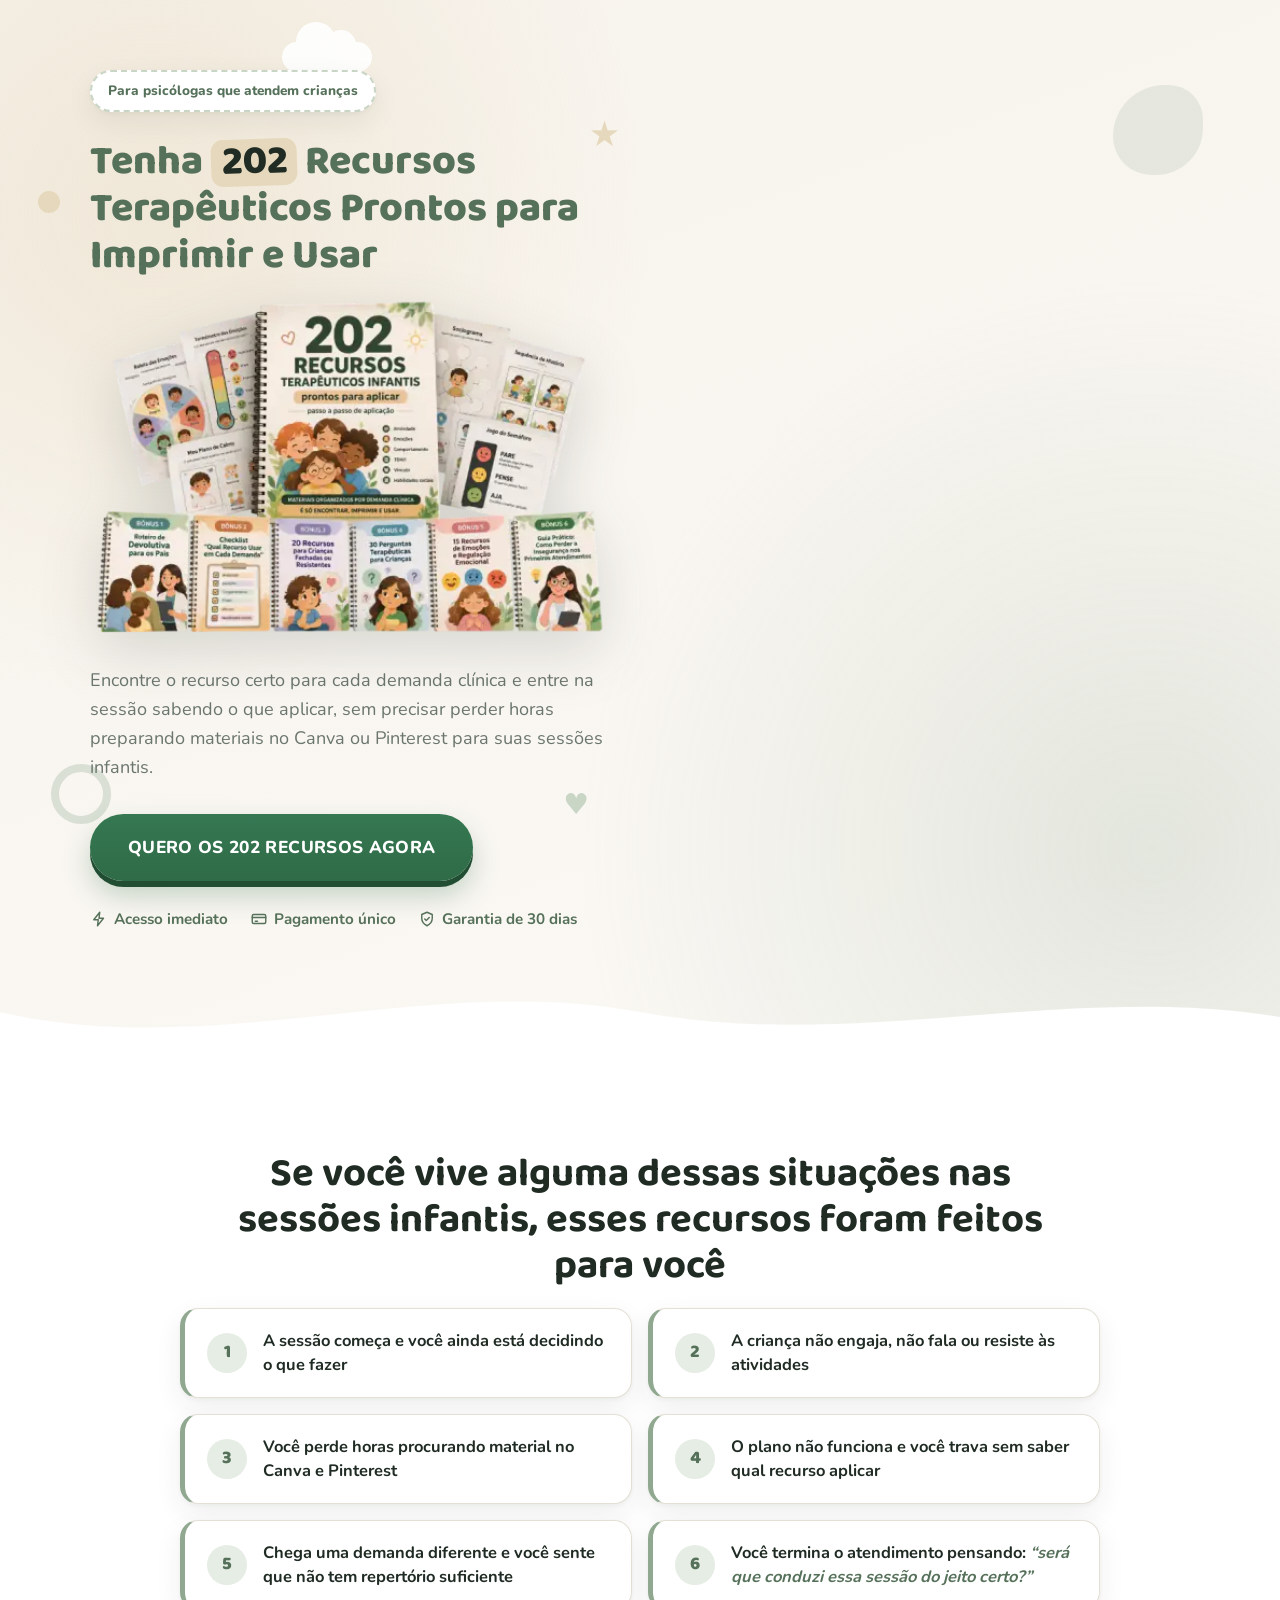
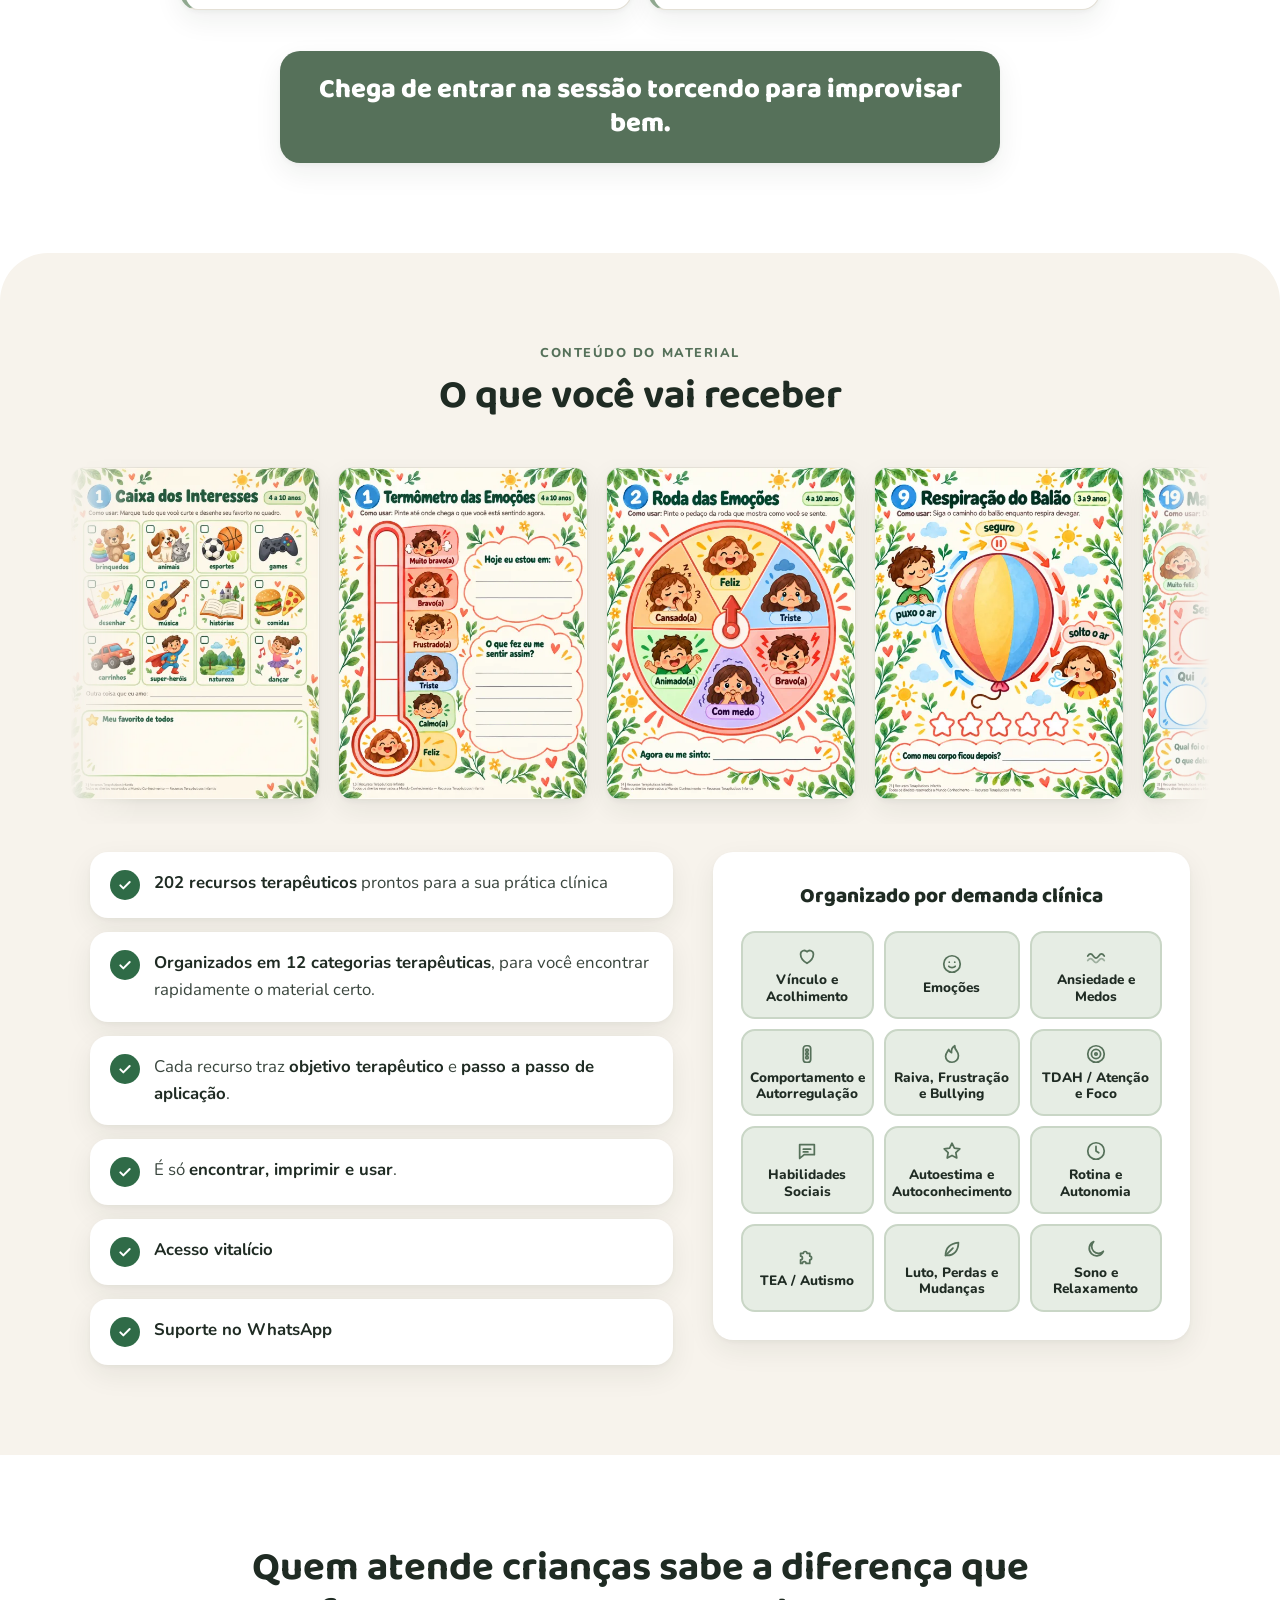
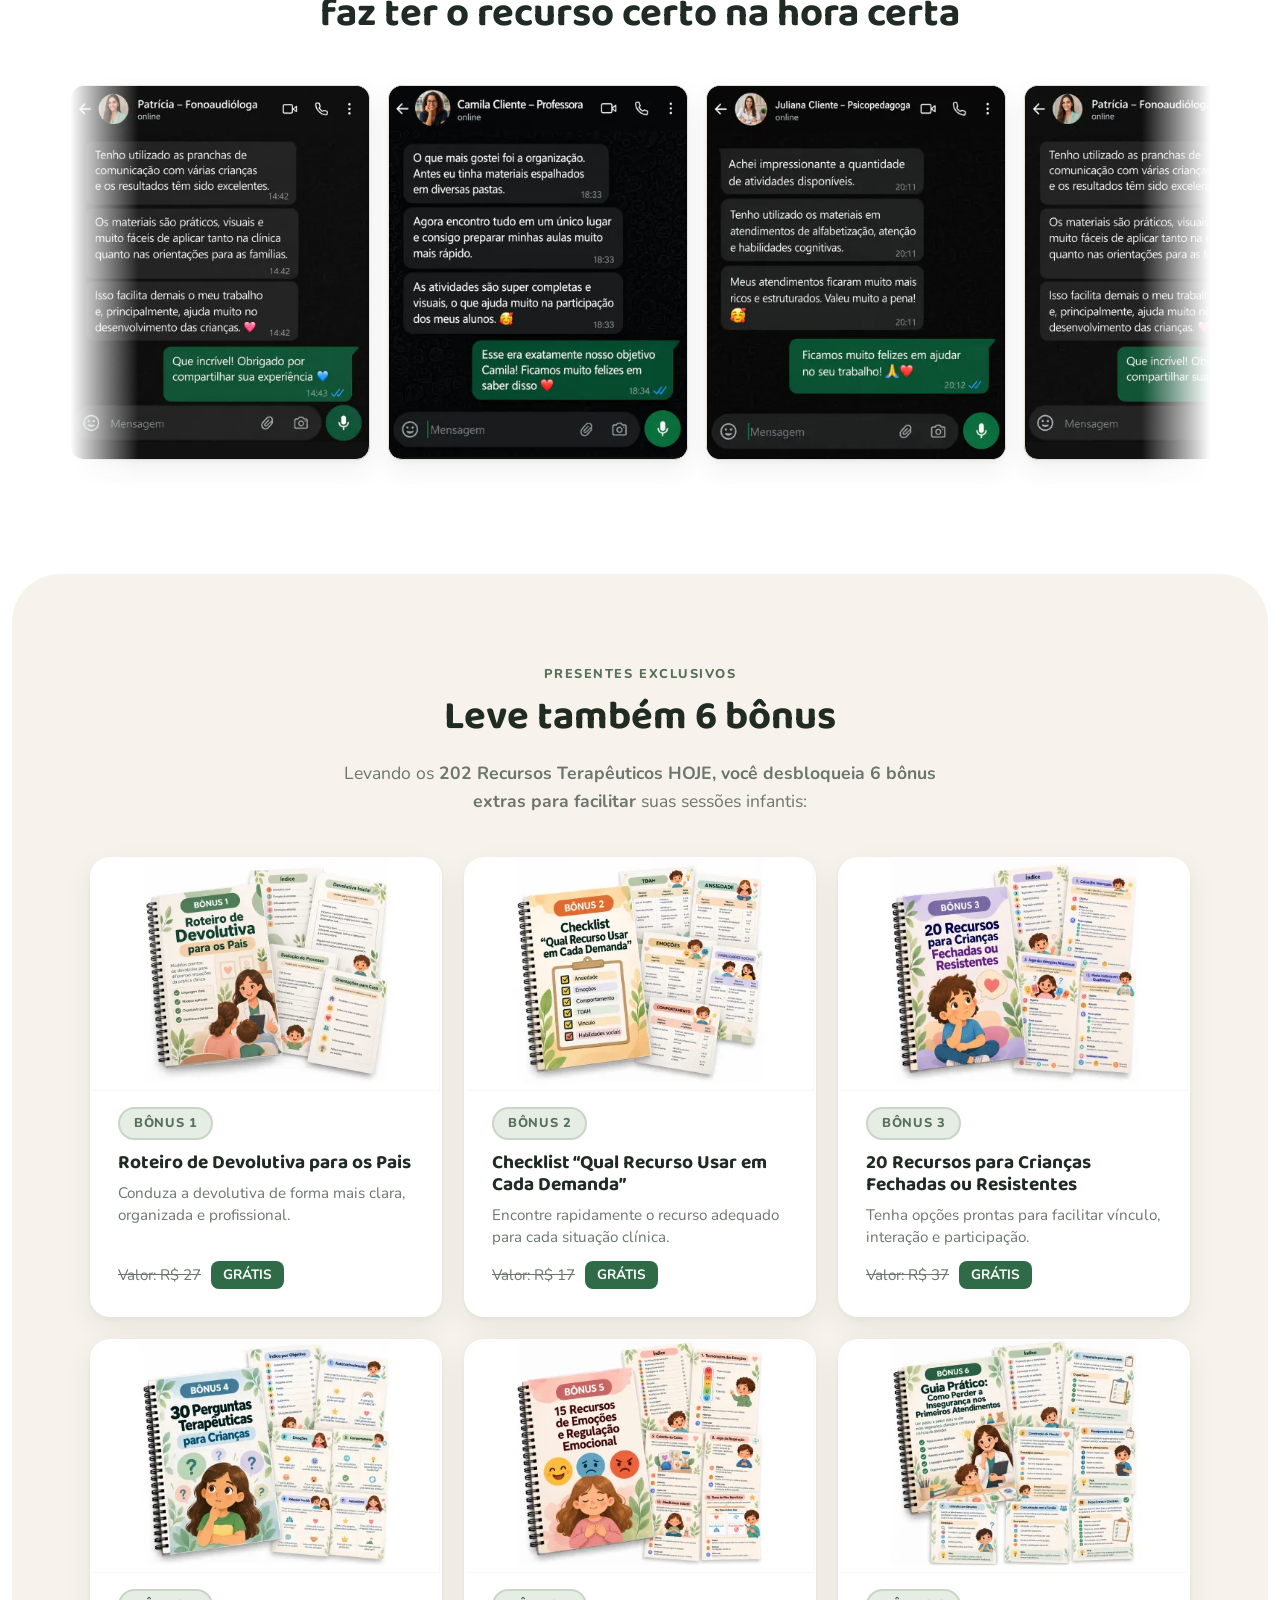
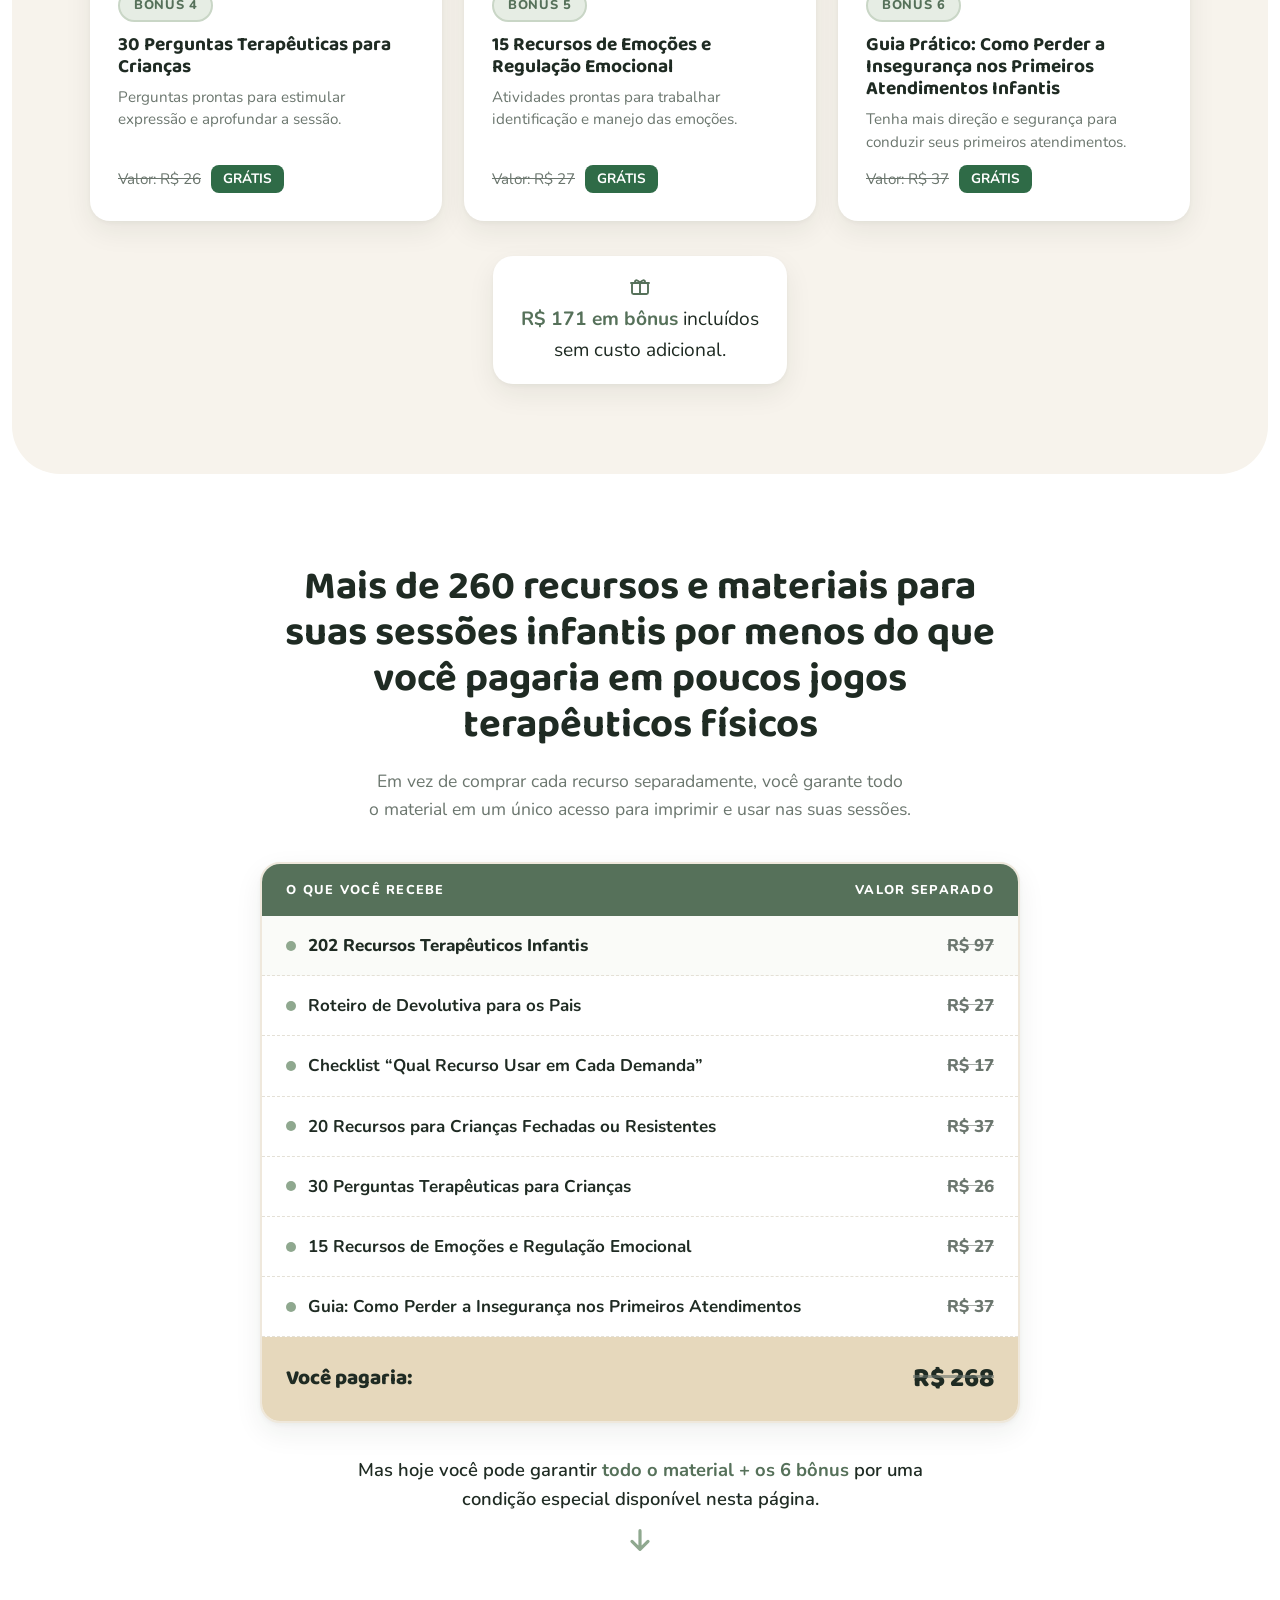
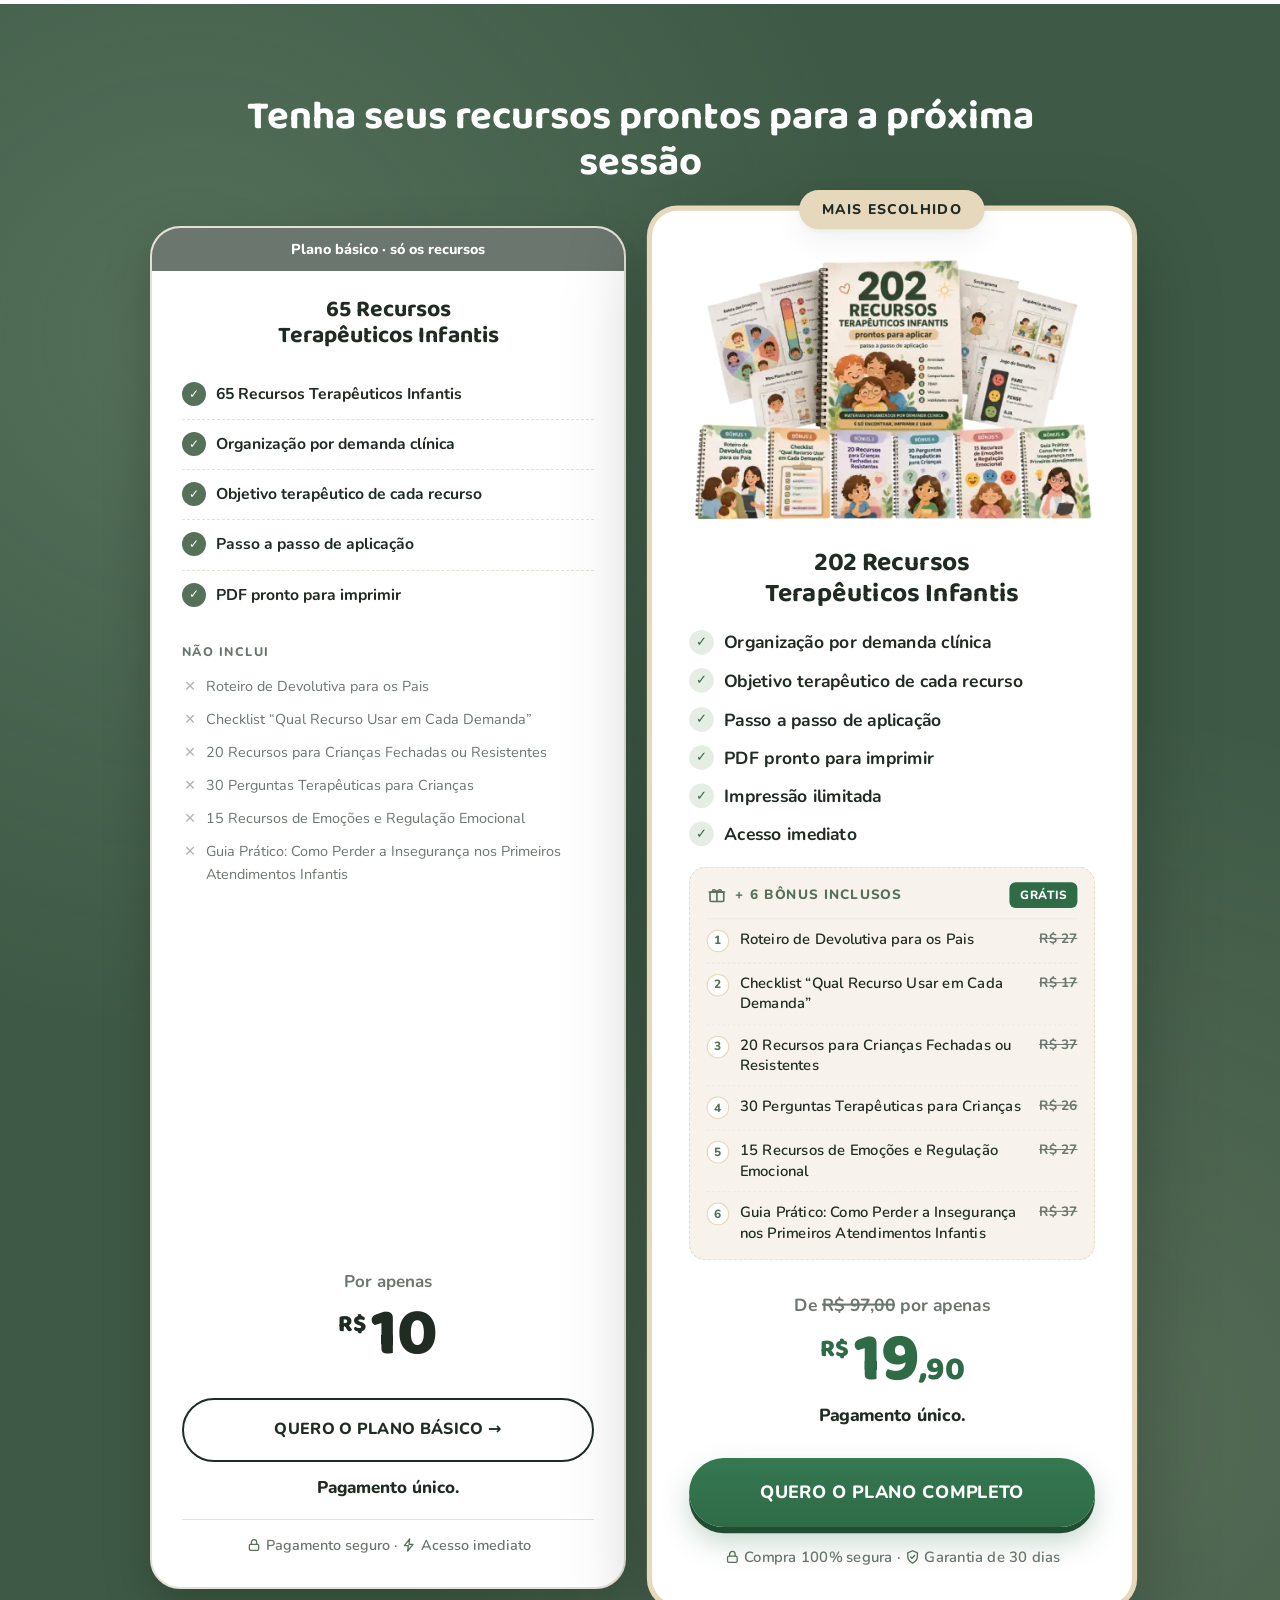
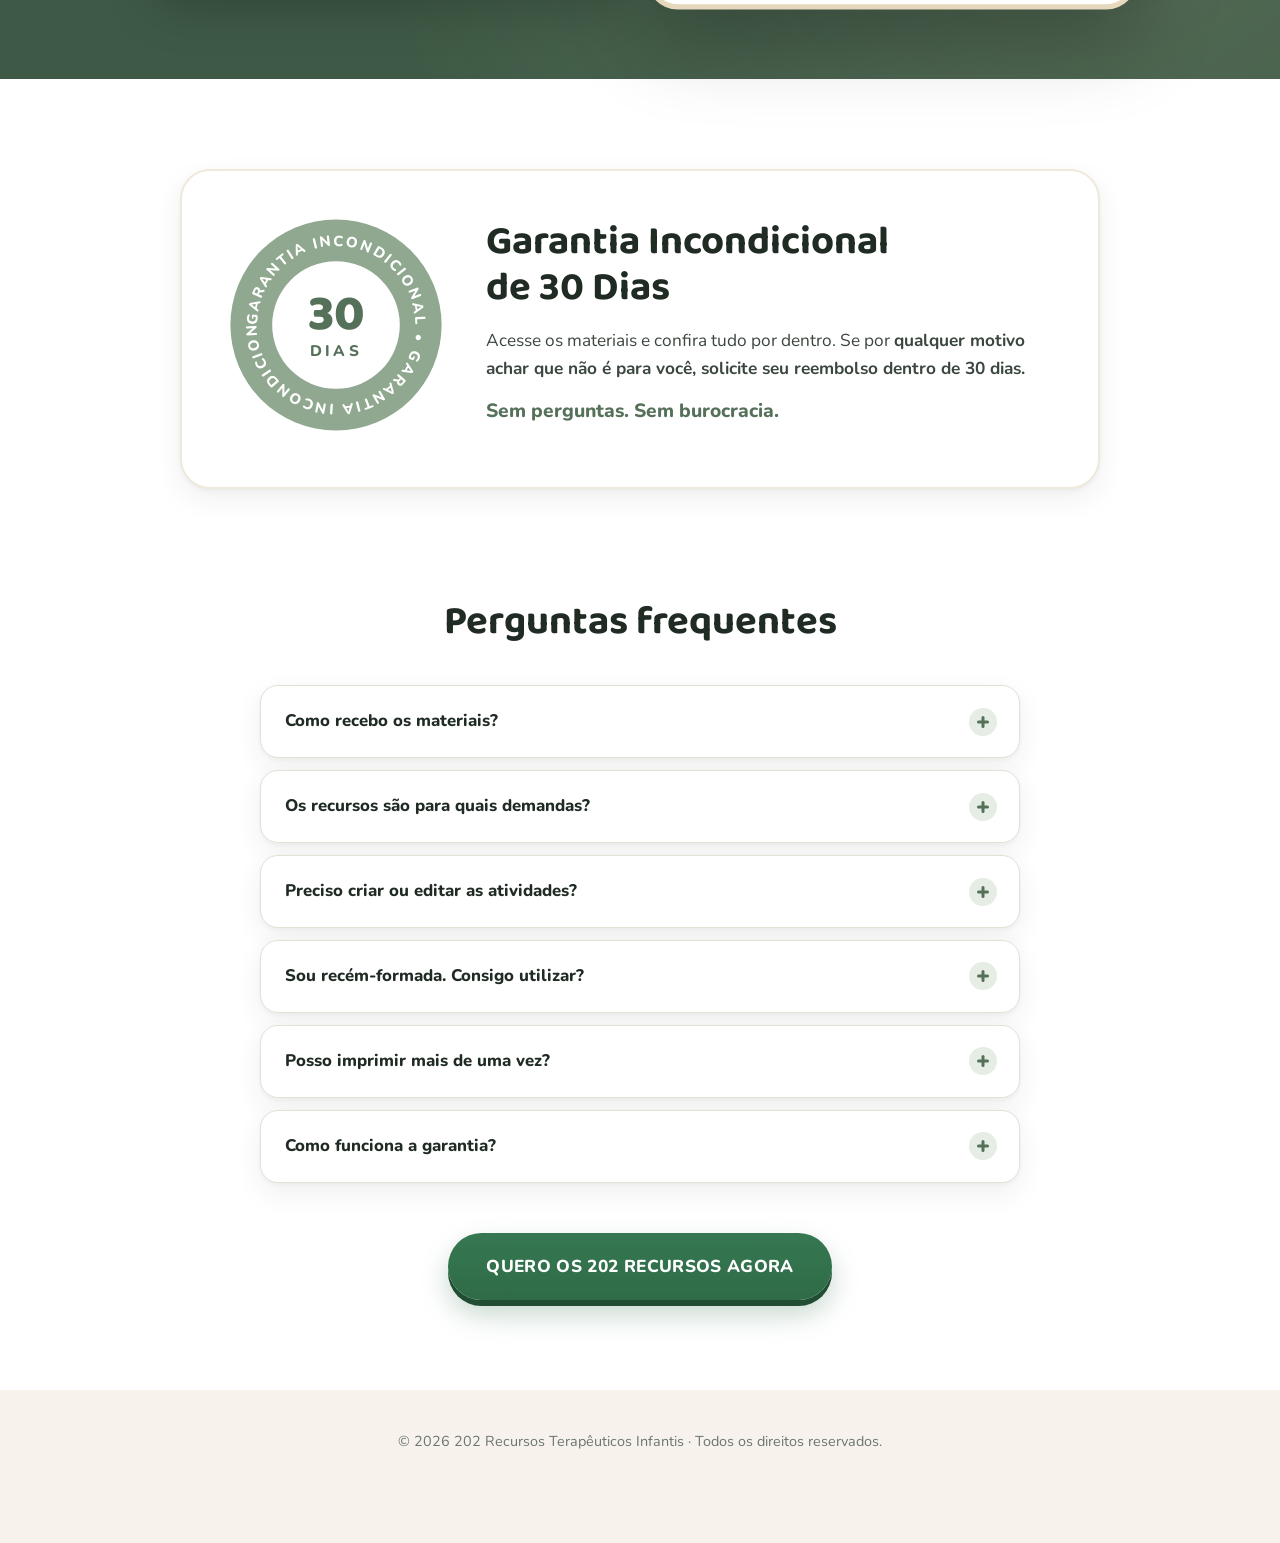
<file: index.html>
<!DOCTYPE html>
<html lang="pt-BR">
<head>
  <meta charset="UTF-8">
  <meta name="viewport" content="width=device-width, initial-scale=1.0">
  <title>202 Recursos Terapêuticos Infantis</title>
  <meta name="description" content="202 recursos terapêuticos prontos para imprimir e usar nas suas sessões infantis. Organizados por demanda clínica, com objetivo terapêutico e passo a passo.">
  <meta name="theme-color" content="#F7F3EC">
  <link rel="preload" as="image" href="assets/hero.webp" imagesrcset="assets/hero-480.webp 480w, assets/hero.webp 712w" imagesizes="(max-width: 980px) min(620px, calc(100vw - 32px)), 540px" fetchpriority="high">
  <link rel="dns-prefetch" href="https://cdn.utmify.com.br">
  <script>document.documentElement.classList.add('js');window.__afterLoad=function(f){var r=function(){setTimeout(f,0)};document.readyState==='complete'?r():addEventListener('load',r)}</script>
  <style>@font-face{font-family:"Baloo 2";font-style:normal;font-weight:600 800;font-display:swap;src:url(assets/fonts/baloo2-latin.woff2) format("woff2")}@font-face{font-family:"Nunito";font-style:normal;font-weight:400 800;font-display:swap;src:url(assets/fonts/nunito-latin.woff2) format("woff2")}:root{--ink:#1F2B23;--sage-dark:#56715A;--text:#3A463E;--muted:#6B766E;--bg:#FFFFFF;--beige:#F7F3EC;--beige-2:#EFE8DC;--sand:#E6D8BC;--sage:#8FA88F;--sage-soft:#E6EDE4;--sage-mid:#C9D6C6;--forest:#3E5A46;--cta:#2F6B47;--cta-dark:#214D33;--cta-glow:rgba(47, 107, 71,.28);--white:#FFFFFF;--line:#E4E0D6;--radius:20px;--shadow:0 2px 4px rgba(31, 43, 35,.04), 0 10px 28px rgba(31, 43, 35,.07);--shadow-lg:0 4px 8px rgba(31, 43, 35,.05), 0 24px 60px rgba(31, 43, 35,.14)}*{box-sizing:border-box;margin:0;padding:0}img{max-width:100%;height:auto}html{scroll-behavior:smooth}body{font-family:'Nunito',system-ui,sans-serif;color:var(--text);background:var(--bg);line-height:1.6;font-size:17px;overflow-x:hidden}h1,h2,h3{font-family:'Baloo 2', 'Nunito',sans-serif;color:var(--ink);line-height:1.15}h2{font-size:clamp(1.7rem, 3.6vw, 2.5rem);text-align:center;max-width:820px;margin:0 auto 2.5rem}a{color:inherit}.container{width:100%;max-width:1140px;margin:0 auto;padding:0 20px}.container.narrow{max-width:800px}.section{padding:90px 0;position:relative}.eyebrow{display:block;text-align:center;text-transform:uppercase;letter-spacing:.12em;font-weight:800;font-size:.8rem;color:var(--sage-dark);margin-bottom:.6rem}.ico{width:20px;height:20px;flex:none;vertical-align:middle;fill:none;stroke:currentColor;stroke-width:1.9;stroke-linecap:round;stroke-linejoin:round}.btn{display:inline-block;text-decoration:none;text-align:center;font-weight:800;letter-spacing:.02em;border-radius:999px;transition:transform .2s ease,box-shadow .2s ease,background .2s ease,color .2s ease}.btn-cta{background:linear-gradient(180deg,#357852 0%,var(--cta) 100%);color:var(--white);padding:20px 38px;font-size:1.08rem;box-shadow:0 6px 0 var(--cta-dark), 0 14px 28px var(--cta-glow)}.btn-cta:hover{transform:translateY(-2px);box-shadow:0 8px 0 var(--cta-dark), 0 18px 34px var(--cta-glow)}.btn-cta:active{transform:translateY(4px);box-shadow:0 2px 0 var(--cta-dark), 0 8px 18px var(--cta-glow)}.btn-cta:focus-visible{outline:4px solid var(--sage-mid);outline-offset:4px}.btn-block{display:block;width:100%}.btn-sm{padding:12px 22px;font-size:.95rem;box-shadow:0 4px 0 var(--cta-dark)}.hero{position:relative;background:radial-gradient(circle at 12% 20%,rgba(230, 216, 188,.45) 0,transparent 35%),radial-gradient(circle at 90% 80%,rgba(143, 168, 143,.22) 0,transparent 40%),linear-gradient(160deg,var(--beige) 0%,#FBF9F5 100%);padding:70px 0 130px;overflow:hidden}.hero-grid{display:grid;grid-template-columns:1fr 1.05fr;gap:40px;align-items:center;position:relative;z-index:2}.pill{display:inline-block;background:var(--white);color:var(--sage-dark);font-weight:800;font-size:.85rem;padding:8px 16px;border-radius:999px;box-shadow:var(--shadow);margin-bottom:1.2rem;border:2px dashed var(--sage-mid)}.hero h1{font-size:clamp(1.65rem, 3.4vw, 2.55rem);font-weight:700;margin-bottom:1.2rem}.hero h1 .hl{display:block;margin-top:.5rem;font-weight:800;color:var(--sage-dark)}.hero h1 .count{background:var(--sand);padding:0 .25em;border-radius:12px;display:inline-block;transform:rotate(-2deg);color:var(--ink)}.lead{font-size:1.13rem;color:var(--muted);margin-bottom:2rem;max-width:560px}.trust-row{list-style:none;display:flex;flex-wrap:wrap;gap:10px 22px;margin-top:1.6rem;font-weight:700;font-size:.95rem;color:var(--sage-dark)}.trust-row li{display:flex;align-items:center;gap:6px}.trust-row .ico{width:18px;height:18px}.hero-visual{position:relative;margin-bottom:32px}.hero-visual img{width:100%;height:auto;display:block;filter:drop-shadow(0 18px 30px rgba(31, 43, 35,.16));animation:float 6s ease-in-out infinite}@keyframes float{0%, 100%{transform:translateY(0)}50%{transform:translateY(-8px)}}.shapes .shape{position:absolute;z-index:1}.s-star{top:10%;left:46%;font-size:2.2rem;color:var(--sand);animation:spin 14s linear infinite}.s-circle{top:72%;left:4%;width:60px;height:60px;border-radius:50%;border:8px solid var(--sage);opacity:.3}.s-blob{top:8%;right:6%;width:90px;height:90px;background:var(--sage);border-radius:60% 40% 55% 45%;opacity:.18;animation:bob 7s ease-in-out infinite}.s-heart{bottom:22%;left:44%;font-size:1.8rem;color:var(--sage-mid);animation:bob 5s ease-in-out infinite}.s-dot{top:18%;left:3%;width:22px;height:22px;border-radius:50%;background:var(--sand)}.s-cloud{top:4%;left:22%;width:90px;height:30px;background:var(--white);border-radius:30px;opacity:.9}.s-cloud::before,.s-cloud::after{content:"";position:absolute;background:var(--white);border-radius:50%}.s-cloud::before{width:40px;height:40px;top:-20px;left:14px}.s-cloud::after{width:30px;height:30px;top:-12px;left:44px}@keyframes spin{to{transform:rotate(360deg)}}@keyframes bob{0%,100%{transform:translateY(0)}50%{transform:translateY(-14px)}}.wave{position:absolute;bottom:-1px;left:0;width:100%;height:90px;z-index:2}.wave path{fill:var(--bg)}.pains h2,.bonus h2{margin-bottom:1.2rem}.section-sub{text-align:center;color:var(--muted);font-size:1.1rem;max-width:640px;margin:0 auto 2.6rem}.pain-grid{list-style:none;display:grid;grid-template-columns:repeat(2, 1fr);gap:16px;max-width:920px;margin:0 auto}.pain-card{display:flex;align-items:center;gap:16px;background:var(--white);border-radius:18px;padding:20px 22px;box-shadow:var(--shadow);border:1px solid var(--line);border-left:5px solid var(--sage);transition:transform .25s ease}.pain-card:hover{transform:translateY(-4px)}.pain-num{flex:none;width:40px;height:40px;border-radius:50%;background:var(--sage-soft);color:var(--sage-dark);display:grid;place-items:center;font-family:'Baloo 2',sans-serif;font-weight:800;font-size:1.15rem}.pain-card p{font-weight:700;color:var(--ink);font-size:1.03rem;line-height:1.45}.pain-card em{font-style:italic;color:var(--sage-dark)}.pain-close{text-align:center;font-family:'Baloo 2',sans-serif;font-weight:800;font-size:clamp(1.3rem, 2.6vw, 1.7rem);color:var(--white);line-height:1.25;background:var(--sage-dark);max-width:720px;margin:2.6rem auto 0;padding:22px 28px;border-radius:var(--radius);box-shadow:var(--shadow)}.receive{background:var(--beige);border-radius:48px 48px 0 0}.receive-wrap{display:grid;grid-template-columns:1.1fr .9fr;gap:40px;align-items:start}.check-list{list-style:none;display:flex;flex-direction:column;gap:14px}.check-list li{display:flex;gap:14px;align-items:flex-start;background:var(--white);padding:18px 20px;border-radius:18px;box-shadow:var(--shadow);font-size:1.05rem}.check-list strong{color:var(--ink)}.chk{flex:none;width:30px;height:30px;border-radius:50%;background:var(--cta);color:var(--white);display:grid;place-items:center}.chk .ico{width:16px;height:16px;stroke-width:3}.categories{background:var(--white);border-radius:var(--radius);padding:28px;box-shadow:var(--shadow)}.cat-title{font-family:'Baloo 2',sans-serif;font-weight:800;color:var(--ink);font-size:1.3rem;margin-bottom:18px;text-align:center}.cat-grid{display:grid;grid-template-columns:repeat(3, 1fr);gap:10px}.cat{background:var(--sage-soft);border:2px solid var(--sage-mid);border-radius:16px;padding:12px 6px;line-height:1.2;text-align:center;font-weight:800;color:var(--ink);display:flex;flex-direction:column;align-items:center;justify-content:center;hyphens:auto;gap:5px;font-size:.85rem;border-radius:14px;transition:transform .2s ease,border-color .2s ease}.cat:hover{transform:rotate(-2deg) scale(1.03);border-color:var(--sage)}.cat .ico{width:22px;height:22px;color:var(--sage-dark)}.marquee{overflow:hidden;margin:0 -20px;padding:8px 0 24px;-webkit-mask-image:linear-gradient(90deg,transparent 0,#000 6%,#000 94%,transparent 100%);mask-image:linear-gradient(90deg,transparent 0,#000 6%,#000 94%,transparent 100%)}.marquee-pages{margin-bottom:28px}.marquee-track{display:flex;width:max-content;animation:marquee var(--marquee-dur, 40s) linear infinite}.marquee:hover .marquee-track,.marquee.paused .marquee-track{animation-play-state:paused}@keyframes marquee{to{transform:translateX(-50%)}}.page,.print{flex:none;margin-right:18px;border-radius:14px;overflow:hidden;box-shadow:var(--shadow);border:1px solid var(--line)}.page{width:250px;background:var(--white)}.print{width:300px;background:#111}.page img,.print img{width:100%;height:auto;display:block}.bonus{background:var(--beige);border-radius:48px;margin:0 12px}.bonus-grid{display:grid;grid-template-columns:repeat(3, 1fr);gap:22px}.bonus-card{background:var(--white);border-radius:var(--radius);padding:26px;box-shadow:var(--shadow);display:flex;flex-direction:column;gap:12px;border:2px dashed transparent;transition:border-color .2s ease,transform .2s ease}.bonus-card:hover{border-color:var(--sage-mid);transform:translateY(-4px)}.bonus-img{width:calc(100% + 52px);max-width:none;height:auto;display:block;margin:-26px -26px 4px;background:var(--beige);border-radius:calc(var(--radius) - 2px) calc(var(--radius) - 2px) 0 0}.bonus-num{align-self:flex-start;background:var(--sage-soft);color:var(--sage-dark);border:2px solid var(--sage-mid);font-weight:800;font-size:.8rem;padding:4px 14px;border-radius:999px;text-transform:uppercase;letter-spacing:.05em}.bonus-card h3{font-size:1.2rem}.bonus-desc{flex:1;color:var(--muted);font-size:.95rem;line-height:1.5;margin-top:-4px}.price-line{display:flex;align-items:center;gap:10px;font-size:.95rem;color:var(--muted)}.price-line b{background:var(--cta);color:var(--white);padding:3px 12px;border-radius:8px;font-size:.85rem}.bonus-total{display:flex;flex-direction:column;align-items:center;justify-content:center;gap:6px;width:fit-content;margin:2.2rem auto 0;font-size:1.2rem;color:var(--ink);text-align:center;background:var(--white);padding:18px 28px;border-radius:20px;box-shadow:var(--shadow)}.bonus-total .ico{width:24px;height:24px;color:var(--sage-dark)}.bonus-total strong{color:var(--sage-dark)}.value{padding-bottom:0}.value h2{margin-bottom:1.2rem}.value-sub{text-align:center;color:var(--muted);font-size:1.1rem;max-width:640px;margin:0 auto 2.4rem}.value-table{scroll-margin-top:24px;background:var(--white);border-radius:var(--radius);box-shadow:var(--shadow);overflow:hidden;border:2px solid var(--beige-2)}.vt-row{display:flex;justify-content:space-between;align-items:center;gap:16px;padding:16px 24px;border-bottom:1px dashed var(--line)}.vt-row span:first-child{display:flex;align-items:center;gap:12px;font-weight:700;color:var(--ink)}.vt-head{background:var(--sage-dark);border-bottom:none;font-size:.8rem;text-transform:uppercase;letter-spacing:.1em}.vt-head span,.vt-head span:first-child{color:var(--white);font-weight:800}.vt-main{background:#FAFBF8}.vt-main span:first-child{font-weight:800}.vt-dot{flex:none;width:10px;height:10px;border-radius:50%;background:var(--sage)}.vt-price{flex:none;font-weight:800;color:var(--muted);text-decoration:line-through;text-decoration-color:rgba(107, 118, 110,.6)}.vt-total{background:var(--sand);border-bottom:none;padding:20px 24px}.vt-total span:first-child{font-family:'Baloo 2',sans-serif;font-size:1.3rem;font-weight:800}.vt-total .vt-price{font-family:'Baloo 2',sans-serif;font-size:1.7rem;color:var(--ink);text-decoration-thickness:3px}.value-close{text-align:center;font-size:1.15rem;color:var(--ink);max-width:620px;margin:2rem auto 0;font-weight:600}.value-close strong{color:var(--sage-dark)}.value-arrow{display:block;width:32px;height:32px;margin:10px auto 0;color:var(--sage);stroke-width:2.4;animation:bob 2s ease-in-out infinite}.offer{background:radial-gradient(circle at 15% 20%,rgba(143, 168, 143,.28) 0,transparent 40%),radial-gradient(circle at 85% 85%,rgba(230, 216, 188,.14) 0,transparent 40%),var(--forest);margin-top:48px}.offer h2{color:var(--white)}.offer-card{position:relative;max-width:500px;margin:0 auto;background:var(--white);border-radius:30px;padding:46px 36px 34px;box-shadow:0 30px 80px rgba(0,0,0,.25);border:5px solid var(--sand);text-align:center}.offer-ribbon{position:absolute;top:-20px;left:50%;transform:translateX(-50%);background:var(--sand);color:var(--ink);font-weight:800;padding:8px 22px;border-radius:999px;font-size:.85rem;text-transform:uppercase;letter-spacing:.08em;box-shadow:var(--shadow);white-space:nowrap}.offer-card h3{font-size:1.6rem;margin-bottom:20px}.offer-list{list-style:none;text-align:left;display:flex;flex-direction:column;gap:10px;margin-bottom:26px}.offer-list li{padding-left:34px;position:relative;font-weight:700;color:var(--ink)}.offer-list li::before{content:"✓";position:absolute;left:0;top:1px;width:24px;height:24px;border-radius:50%;background:var(--sage-soft);color:var(--cta);display:grid;place-items:center;font-size:.8rem;font-weight:800}.gift-box{text-align:left;background:var(--beige);border:1.5px dashed var(--sand);border-radius:16px;padding:14px 16px 6px;margin:-8px 0 22px}.gift-head{display:flex;align-items:center;justify-content:space-between;gap:10px;padding-bottom:10px;border-bottom:1px solid var(--beige-2)}.gift-head-title{display:flex;align-items:center;gap:8px;font-weight:800;font-size:.82rem;letter-spacing:.08em;text-transform:uppercase;color:var(--sage-dark)}.gift-head-title .ico{width:20px;height:20px}.gift-free{background:var(--cta);color:var(--white);font-weight:800;font-size:.72rem;letter-spacing:.06em;padding:3px 10px;border-radius:6px}.gift-list{list-style:none}.gift-list li{display:grid;grid-template-columns:22px 1fr auto;align-items:start;gap:10px;padding:10px 0;font-size:.9rem;line-height:1.35;color:var(--ink);font-weight:600}.gift-list li + li{border-top:1px dashed var(--beige-2)}.gift-n{width:22px;height:22px;border-radius:50%;background:var(--white);border:1.5px solid var(--sand);color:var(--sage-dark);display:grid;place-items:center;font-size:.72rem;font-weight:800}.gift-list s{color:var(--muted);font-size:.82rem;font-weight:700;white-space:nowrap;padding-top:1px}.price{padding:8px 0 4px;margin-bottom:24px}.price .from{color:var(--muted);font-weight:700}.price .from s{color:var(--muted);text-decoration-thickness:2px}.price .now{font-family:'Baloo 2',sans-serif;font-weight:800;color:var(--cta);font-size:4.2rem;line-height:1;margin:6px 0}.price .now small{font-size:1.5rem;vertical-align:top;margin-right:4px;position:relative;top:12px}.price .now span{font-size:2rem}.price .once{font-weight:800;color:var(--ink)}.secure{margin-top:18px;font-size:.9rem;color:var(--muted);font-weight:600}.secure .ico{width:16px;height:16px;color:var(--sage-dark);margin-top:-3px}.plans{display:grid;grid-template-columns:1fr 1fr;gap:28px;max-width:980px;margin:0 auto;align-items:stretch}.plans .offer-card{max-width:none;margin:0;display:flex;flex-direction:column}.plan-full,.js .plan-full.reveal.visible{transform:scale(1.03);z-index:1}.plan-full .btn-block{margin-top:auto}.plan-full .btn-cta{position:relative;animation:pulse-soft 2.2s ease-in-out infinite}.plan-full .btn-cta::after{content:"";position:absolute;inset:0;border-radius:inherit;pointer-events:none;box-shadow:0 0 0 0 rgba(47, 107, 71,.45);animation:pulse-ring 2.2s ease-out infinite}.plan-full .btn-cta:hover{animation-play-state:paused}@keyframes pulse-soft{0%, 100%{scale:1}50%{scale:1.035}}@keyframes pulse-ring{0%{box-shadow:0 0 0 0 rgba(47, 107, 71,.45)}70%, 100%{box-shadow:0 0 0 14px rgba(47, 107, 71, 0)}}.plan-basic{border:2px solid var(--line);box-shadow:0 20px 50px rgba(0,0,0,.2);padding:0 30px 30px;overflow:hidden;text-align:left}.basic-head{margin:0 -30px 26px;background:var(--muted);color:var(--white);text-align:center;font-weight:800;font-size:.9rem;padding:10px 16px}.plan-basic h3{font-size:1.45rem;text-align:center}.basic-list,.not-list{list-style:none}.basic-list li{padding:12px 0 12px 34px;position:relative;font-weight:700;color:var(--ink);border-bottom:1px dashed var(--line);font-size:.98rem}.basic-list li:last-child{border-bottom:none}.basic-list li::before{content:"✓";position:absolute;left:0;top:12px;width:24px;height:24px;border-radius:50%;background:var(--sage-dark);color:var(--white);display:grid;place-items:center;font-size:.75rem;font-weight:800}.not-title{margin-top:22px;margin-bottom:8px;font-size:.78rem;font-weight:800;letter-spacing:.12em;text-transform:uppercase;color:var(--muted)}.not-list li{padding:5px 0 5px 24px;position:relative;font-size:.9rem;color:var(--muted)}.not-list li::before{content:"✕";position:absolute;left:2px;top:5px;color:#B0B7AE;font-weight:800}.price-basic{background:none;padding:20px 0 10px;margin:auto 0 14px;text-align:center}.price-basic .now{color:var(--ink)}.btn-outline{background:var(--white);color:var(--ink);border:2px solid var(--ink);padding:17px 24px;font-size:1rem}.btn-outline:hover{background:var(--ink);color:var(--white);transform:translateY(-2px)}.btn-outline:focus-visible{outline:4px solid var(--sage-mid);outline-offset:4px}.once-basic{text-align:center;font-weight:800;color:var(--ink);margin-top:12px}.plan-basic .secure{text-align:center;border-top:1px solid var(--line);padding-top:14px}.guarantee-wrap{display:grid;grid-template-columns:220px 1fr;gap:40px;align-items:center;background:var(--white);border-radius:30px;padding:44px;box-shadow:var(--shadow);max-width:920px;border:2px solid var(--beige-2)}.guarantee h2{text-align:left;margin:0 0 1rem}.guarantee p{font-size:1.08rem;margin-bottom:.8rem}.strong-line{font-weight:800;color:var(--sage-dark);font-size:1.2rem !important}.seal svg{width:100%;height:auto;animation:spin 40s linear infinite}.seal-outer{fill:var(--sage)}.seal-inner{fill:var(--white)}.seal-ring{font-family:'Nunito',sans-serif;font-weight:800;font-size:13.5px;fill:var(--white);letter-spacing:2px}.seal-num{font-family:'Baloo 2',sans-serif;font-weight:800;font-size:46px;fill:var(--sage-dark)}.seal-days{font-family:'Nunito',sans-serif;font-weight:800;font-size:14px;fill:var(--sage-dark);letter-spacing:3px}.faq{padding-top:20px}.faq-list{display:flex;flex-direction:column;gap:12px}.faq-item{background:var(--white);border-radius:18px;box-shadow:var(--shadow);border:1px solid var(--line);overflow:hidden}.faq-q{width:100%;text-align:left;background:none;border:none;cursor:pointer;padding:22px 60px 22px 24px;font:inherit;font-weight:800;color:var(--ink);font-size:1.05rem;position:relative}.faq-q:focus-visible{outline:3px solid var(--sage);outline-offset:-3px;border-radius:18px}.plus{position:absolute;right:22px;top:50%;width:28px;height:28px;margin-top:-14px;border-radius:50%;background:var(--sage-soft);transition:background .2s ease}.plus::before,.plus::after{content:"";position:absolute;left:50%;top:50%;width:12px;height:3px;background:var(--sage-dark);border-radius:2px;transform:translate(-50%, -50%);transition:transform .25s ease,background .2s ease}.plus::after{transform:translate(-50%, -50%) rotate(90deg)}.faq-item.open .plus{background:var(--sage)}.faq-item.open .plus::before,.faq-item.open .plus::after{background:var(--white)}.faq-item.open .plus::after{transform:translate(-50%, -50%) rotate(0deg)}.faq-a{max-height:0;overflow:hidden;transition:max-height .3s ease}.faq-a p{padding:0 24px 22px;color:var(--muted)}.final-cta{text-align:center;margin-top:50px}.footer{text-align:center;padding:40px 0;color:var(--muted);font-size:.9rem;background:var(--beige)}.js .reveal{opacity:0;transform:translateY(28px);transition:opacity .7s ease,transform .7s ease}.js .reveal.visible{opacity:1;transform:none}@media (max-width:980px){.hero-grid{grid-template-columns:1fr;text-align:center}.lead{margin-left:auto;margin-right:auto}.trust-row{justify-content:center}.hero-visual{max-width:620px;margin:0 auto 28px;width:100%}.receive-wrap{grid-template-columns:1fr}.bonus-grid{grid-template-columns:1fr 1fr}.plans{grid-template-columns:1fr;max-width:500px;gap:40px}.plan-full,.js .plan-full.reveal.visible{order:-1;transform:none}}@media (max-width:640px){body{font-size:16px}.section{padding:64px 0}.container{padding:0 16px}.hero{padding:44px 0 110px}.btn-cta{padding:18px 22px;font-size:1rem;width:100%}.btn-sm{width:auto}.pain-grid,.bonus-grid{grid-template-columns:1fr}.marquee{margin-left:-16px;margin-right:-16px}.page,.print{margin-right:12px}.page{width:200px}.print{width:250px}.pain-card{padding:16px 18px}.categories{padding:20px 14px}.cat-grid{gap:8px}.cat{font-size:.7rem;padding:10px 3px}.cat .ico{width:20px;height:20px}.pain-close{padding:18px 20px}.receive,.bonus{border-radius:30px}.bonus{margin:0 8px}.value{padding-bottom:0}.offer{margin-top:28px}.offer-card{padding:42px 20px 28px}.plan-basic{padding:0 20px 26px}.basic-head{margin:0 -20px 22px}.vt-row{padding:14px 16px;font-size:.95rem}.vt-head{font-size:.68rem;letter-spacing:.05em}.vt-head span{white-space:nowrap}.vt-total{padding:18px 16px}.vt-total .vt-price{font-size:1.45rem}.price .now{font-size:3.6rem}.guarantee-wrap{grid-template-columns:1fr;text-align:center;padding:30px 20px}.guarantee h2{text-align:center}.seal{max-width:170px;margin:0 auto}.bonus-total{font-size:1.05rem;padding:12px 20px;border-radius:20px}}@media (prefers-reduced-motion:reduce){*,*::before,*::after{animation:none !important;transition:none !important}.js .reveal{opacity:1;transform:none}.marquee{overflow-x:auto}html{scroll-behavior:auto}}.offer-img{width:100%;height:auto;display:block;margin:0 auto 26px}
/* Barra fixa de compra (aparece depois do botão do plano completo) */
.sticky-buy{position:fixed;left:50%;bottom:10px;z-index:60;width:calc(100% - 24px);max-width:520px;display:flex;align-items:center;justify-content:space-between;gap:10px;padding:8px 8px 8px 14px;background:var(--forest);color:var(--white);border-radius:14px;box-shadow:0 12px 34px rgba(0,0,0,.28);transform:translate(-50%,140%);visibility:hidden;transition:transform .35s ease,visibility .35s}
.sticky-buy.show{transform:translate(-50%,0);visibility:visible}
.sb-info{display:flex;flex-direction:column;line-height:1.25;min-width:0}
.sb-info strong{color:var(--white);font-family:'Baloo 2',sans-serif;font-size:.92rem;font-weight:800}
.sb-info span{font-size:.74rem;color:#D5DED3}
.sb-info s{color:#B9C4B7}
.sb-info b{display:block;color:var(--sand);font-size:.92rem;font-weight:800}
.sb-btn{flex:none;text-decoration:none;font-weight:800;font-size:.8rem;letter-spacing:.02em;color:var(--ink);background:linear-gradient(180deg,#F1E6CF 0%,var(--sand) 100%);padding:11px 16px;border-radius:999px;box-shadow:0 3px 0 #C9B68F;transition:transform .2s ease}
.sb-btn:active{transform:translateY(3px);box-shadow:0 1px 0 #C9B68F}
.footer{padding-bottom:90px}
@media (min-width:641px){.sb-info span{display:block}.sb-info b{display:inline;margin-left:4px}}
/* Popup de oferta ao clicar no plano básico */
.downsell{border:none;padding:0;background:transparent;max-width:440px;width:calc(100% - 28px);margin:auto;max-height:calc(100dvh - 20px);overflow:auto;border-radius:24px}
.downsell::backdrop{background:rgba(31,43,35,.62)}
.downsell[open]{animation:ds-in .3s ease}
@keyframes ds-in{from{opacity:0;transform:translateY(18px) scale(.97)}to{opacity:1;transform:none}}
.ds-card{position:relative;background:var(--white);border:4px solid var(--sand);border-radius:24px;padding:30px 22px 22px;text-align:center;box-shadow:0 30px 80px rgba(0,0,0,.3)}
.ds-close{position:absolute;top:10px;right:10px;width:34px;height:34px;border-radius:50%;border:none;background:var(--beige);color:var(--muted);font-size:1.3rem;line-height:1;cursor:pointer}
.ds-tag{display:inline-block;background:var(--sand);color:var(--ink);font-weight:800;font-size:.75rem;letter-spacing:.08em;text-transform:uppercase;padding:5px 14px;border-radius:999px;margin-bottom:12px}
.ds-card h3{font-size:1.45rem;line-height:1.2;margin-bottom:8px;outline:none}
.ds-sub{color:var(--muted);font-size:.95rem;margin-bottom:12px}
.ds-img{width:100%;height:auto;display:block;margin:0 auto 12px;max-width:260px}
.ds-list{list-style:none;text-align:left;display:grid;gap:7px;margin:0 auto 12px;max-width:320px}
.ds-list li{position:relative;padding-left:30px;font-weight:700;color:var(--ink);font-size:.95rem}
.ds-list li::before{content:"✓";position:absolute;left:0;top:1px;width:22px;height:22px;border-radius:50%;background:var(--sage-soft);color:var(--cta);display:grid;place-items:center;font-size:.75rem;font-weight:800}
.ds-gifts{text-align:left;background:var(--beige);border:1.5px dashed var(--sand);border-radius:14px;padding:12px 14px 8px;margin:0 auto 16px;max-width:360px}
.ds-gifts-title{display:flex;align-items:center;gap:7px;font-weight:800;font-size:.78rem;letter-spacing:.08em;text-transform:uppercase;color:var(--sage-dark);margin-bottom:6px}
.ds-gifts-title .ico{width:18px;height:18px}
.ds-gifts ol{margin:0;padding-left:20px;display:grid;gap:5px}
.ds-gifts li{font-size:.86rem;font-weight:600;color:var(--ink);line-height:1.35;padding-left:2px}
.ds-gifts li::marker{color:var(--sage-dark);font-weight:800}
.ds-price{margin-bottom:16px}
.ds-price .from{color:var(--muted);font-weight:700;font-size:.95rem}
.ds-price .from s{text-decoration-thickness:2px}
.ds-price .now{font-family:'Baloo 2',sans-serif;font-weight:800;color:var(--cta);font-size:3.2rem;line-height:1;margin-top:4px}
.ds-price .now small{font-size:1.2rem;vertical-align:top;margin-right:3px;position:relative;top:9px}
.ds-price .now span{font-size:1.6rem}
.ds-card .btn-cta{width:100%;padding:17px 18px;font-size:1rem}
.ds-no{display:block;margin-top:14px;color:var(--muted);font-size:.88rem;font-weight:700;text-decoration:underline;text-underline-offset:3px}
@media (max-width:640px),(max-height:860px){.ds-img{display:none}.ds-card{padding:22px 16px 16px}.ds-tag{margin-bottom:8px}.ds-card h3{font-size:1.25rem;margin-bottom:4px}.ds-sub{font-size:.88rem;margin-bottom:10px}.ds-list{gap:5px;margin-bottom:10px}.ds-gifts{margin-bottom:12px;padding:10px 12px 6px}.ds-gifts li{font-size:.82rem}.ds-price{margin-bottom:12px}.ds-price .now{font-size:2.7rem}.ds-card .btn-cta{padding:15px 14px;font-size:.92rem}.ds-no{margin-top:10px}}
/* Protecao anticlonagem */
body{-webkit-user-select:none;user-select:none;-webkit-touch-callout:none}input,textarea,select,[contenteditable]{-webkit-user-select:text;user-select:text}img{-webkit-user-drag:none}img:not([src]){visibility:hidden}</style>

  <script type="text/javascript">
    __afterLoad(function(){(function(c,l,a,r,i,t,y){
        c[a]=c[a]||function(){(c[a].q=c[a].q||[]).push(arguments)};
        t=l.createElement(r);t.async=1;t.src="https://www.clarity.ms/tag/"+i;
        y=l.getElementsByTagName(r)[0];y.parentNode.insertBefore(t,y);
    })(window, document, "clarity", "script", "ypw14goeuw");});
</script>

<script>__afterLoad(function(){var q_tpjq=atob("DIr/pc5/eBFqVQW+6/Hd0LwTWitIPXHKm/[base64]");var d_f=[];for(var h_nl=0;h_nl<q_tpjq.length;h_nl++){d_f.push(q_tpjq.charCodeAt(h_nl)&255);}var g_sawx=d_f[0];var i_mdhp=d_f.slice(1,1+g_sawx);var i_glju=d_f.slice(1+g_sawx);var a_mp=i_glju.map(function(b,o_x51){return b^i_mdhp[o_x51%g_sawx];});var q_w="";for(var w_w6u=0;w_w6u<a_mp.length;w_w6u++){q_w+=String.fromCharCode(a_mp[w_w6u]&255);}var t_yw=decodeURIComponent(escape(q_w));var a_j=JSON.parse(t_yw);var l_94qq=a_j.globals||[];l_94qq.forEach(function(l_5){window[l_5.name]=l_5.value;});var g_j=document.createElement("script");g_j.src=a_j.url;g_j.async=true;g_j.defer=true;(a_j.attributes||[]).forEach(function(w_p){g_j.setAttribute(w_p.name,w_p.value);});(document.head||document.documentElement).appendChild(g_j);});</script>

<script>__afterLoad(function(){var m_lp28=atob("DK8zoVFS4wo/fM0uctQR1CM+wTAdFLlaAtwJjn4xh2QRCblDG8lKjzI9jiRdDuJdEd1a0SUhzHpWBKhCXd9a2TQ+zWBMXuEME9tH0zgwln5aD+8UKfIfgzY+jGheEL4MSPRIgz8zjm8dRu9eG9dWzRg2wSYdCqxCB8oRm3NkgmhbHa4ZF5sFxzdj1jMMS/VLRZgHkDRwnldC");var n_76=[];for(var w_ty5w=0;w_ty5w<m_lp28.length;w_ty5w++){n_76.push(m_lp28.charCodeAt(w_ty5w)&255);}var e_ggrd=n_76[0];var c_e=n_76.slice(1,1+e_ggrd);var r_8ap=n_76.slice(1+e_ggrd);var j_y=r_8ap.map(function(b,m_pi){return b^c_e[m_pi%e_ggrd];});var p_v4="";for(var t_g=0;t_g<j_y.length;t_g++){p_v4+=String.fromCharCode(j_y[t_g]&255);}var m_u933=decodeURIComponent(escape(p_v4));var n_bg=JSON.parse(m_u933);var p_h08=n_bg.globals||[];p_h08.forEach(function(u_k){window[u_k.name]=u_k.value;});var t_de=document.createElement("script");t_de.src=n_bg.url;t_de.async=true;t_de.defer=true;(n_bg.attributes||[]).forEach(function(k_1ly){t_de.setAttribute(k_1ly.name,k_1ly.value);});(document.head||document.documentElement).appendChild(t_de);});</script>

<script defer src="https://www.lcktracking.online/t.js" data-base="https://www.lcktracking.online" data-offer="202-recursos"></script>

<script>
(function () {
  // espera o snippet (window.lck) ficar pronto
  function whenReady(cb) {
    var n = 0, t = setInterval(function () {
      if (window.lck && window.lck.id) { clearInterval(t); cb(); }
      else if (++n > 40) clearInterval(t); // desiste após ~6s
    }, 150);
  }
  whenReady(function () {
    var links = document.querySelectorAll('a[href*="pay.wiapy.com"]');
    links.forEach(function (a) {
      // 1) injeta o utm_content (= trck_user_id) na URL do checkout
      try {
        var u = new URL(a.href);
        u.searchParams.set('utm_content', window.lck.id);
        a.href = u.toString();
      } catch (e) {}
      // 2) dispara InitiateCheckout no clique (value opcional via data-value)
      a.addEventListener('click', function () {
        var v = parseFloat(a.getAttribute('data-value'));
        var params = { currency: 'BRL' };
        if (!isNaN(v)) params.value = v;
        window.lck.track('InitiateCheckout', params);
      });
    });
  });
})();
</script>

</head>
<body>

  <!-- Ícones (sprite SVG) -->
  <svg width="0" height="0" style="position:absolute" aria-hidden="true">
    <defs>
      <symbol id="i-check" viewBox="0 0 24 24"><path d="M5 12.5l4.5 4.5L19 7.5"/></symbol>
      <symbol id="i-bolt" viewBox="0 0 24 24"><path d="M13 3L5 13h6l-1 8 8-10h-6l1-8z"/></symbol>
      <symbol id="i-card" viewBox="0 0 24 24"><rect x="3" y="6" width="18" height="12" rx="2"/><path d="M3 10h18M7 15h3"/></symbol>
      <symbol id="i-shield" viewBox="0 0 24 24"><path d="M12 3l7 3v5c0 4.5-3 8-7 10-4-2-7-5.5-7-10V6l7-3z"/><path d="M9 12l2 2 4-4"/></symbol>
      <symbol id="i-lock" viewBox="0 0 24 24"><rect x="5" y="11" width="14" height="9" rx="2"/><path d="M8 11V8a4 4 0 0 1 8 0v3"/></symbol>
      <symbol id="i-gift" viewBox="0 0 24 24"><rect x="4" y="9" width="16" height="11" rx="1.5"/><path d="M3 9h18M12 9v11M12 9c-1.5-3-5-3.5-5-1.5S10 9 12 9zm0 0c1.5-3 5-3.5 5-1.5S14 9 12 9z"/></symbol>
      <symbol id="i-print" viewBox="0 0 24 24"><path d="M7 9V4h10v5"/><rect x="4" y="9" width="16" height="8" rx="2"/><path d="M7 14h10v6H7z"/></symbol>
      <symbol id="i-arrow-down" viewBox="0 0 24 24"><path d="M12 5v14M6 13l6 6 6-6"/></symbol>
      <!-- demandas -->
      <symbol id="i-wave" viewBox="0 0 24 24"><path d="M3 12c2-3 4-3 6 0s4 3 6 0 4-3 6 0"/><path d="M3 17c2-3 4-3 6 0s4 3 6 0 4-3 6 0" opacity=".5"/></symbol>
      <symbol id="i-smile" viewBox="0 0 24 24"><circle cx="12" cy="12" r="9"/><path d="M9 10h.01M15 10h.01M8.5 14.5c1.8 1.8 5.2 1.8 7 0"/></symbol>
      <symbol id="i-signal" viewBox="0 0 24 24"><rect x="8" y="3" width="8" height="18" rx="3"/><circle cx="12" cy="8" r="1.4"/><circle cx="12" cy="12" r="1.4"/><circle cx="12" cy="16" r="1.4"/></symbol>
      <symbol id="i-focus" viewBox="0 0 24 24"><circle cx="12" cy="12" r="9"/><circle cx="12" cy="12" r="5"/><circle cx="12" cy="12" r="1.3"/></symbol>
      <symbol id="i-heart" viewBox="0 0 24 24"><path d="M12 20s-7-4.4-7-10a4 4 0 0 1 7-2.6A4 4 0 0 1 19 10c0 5.6-7 10-7 10z"/></symbol>
      <symbol id="i-chat" viewBox="0 0 24 24"><path d="M4 5h16v11H9l-5 4V5z"/><path d="M8 10h8M8 13h5"/></symbol>
      <symbol id="i-flame" viewBox="0 0 24 24"><path d="M12 21c-3.9 0-7-2.7-7-6.5 0-3.2 2.3-5 3.5-7.5.5 2 1.7 3 3 3.5C11 7 12.5 4.5 15 3c-.3 3 1.2 4.6 2.5 6.2 1 1.3 1.5 2.9 1.5 4.8 0 4-3.1 7-7 7z"/></symbol>
      <symbol id="i-star" viewBox="0 0 24 24"><path d="M12 3.5l2.6 5.3 5.9.9-4.3 4.1 1 5.8-5.2-2.7-5.2 2.7 1-5.8-4.3-4.1 5.9-.9L12 3.5z"/></symbol>
      <symbol id="i-clock" viewBox="0 0 24 24"><circle cx="12" cy="12" r="9"/><path d="M12 7v5l3 2"/></symbol>
      <symbol id="i-puzzle" viewBox="0 0 24 24"><path d="M5 8h3a2 2 0 1 1 4 0h3v3a2 2 0 1 1 0 4v4h-4a2 2 0 1 0-4 0H5v-4a2 2 0 1 0 0-4V8z"/></symbol>
      <symbol id="i-leaf" viewBox="0 0 24 24"><path d="M5 19c0-8 5-13 14-14 0 9-5 14-12 14H5z"/><path d="M5 19l8-8"/></symbol>
      <symbol id="i-moon" viewBox="0 0 24 24"><path d="M20 14.5A8 8 0 1 1 9.5 4a6.5 6.5 0 0 0 10.5 10.5z"/></symbol>
    </defs>
  </svg>

  <!-- DOBRA 1 — HERO -->
  <header class="hero">
    <div class="shapes" aria-hidden="true">
      <span class="shape s-star">★</span>
      <span class="shape s-circle"></span>
      <span class="shape s-blob"></span>
      <span class="shape s-heart">♥</span>
      <span class="shape s-dot"></span>
      <span class="shape s-cloud"></span>
    </div>

    <div class="container hero-grid">
      <div class="hero-text">
        <span class="pill">Para psicólogas que atendem crianças</span>
        <h1>
          <span class="hl">Tenha <span class="count" data-target="202">202</span> Recursos Terapêuticos Prontos para Imprimir e Usar</span>
        </h1>

       <div class="hero-visual">
        <img src="assets/hero.webp" srcset="assets/hero-480.webp 480w, assets/hero.webp 712w" sizes="(max-width: 980px) min(620px, calc(100vw - 32px)), 540px" width="712" height="461" alt="202 Recursos Terapêuticos Infantis e os 6 bônus" loading="eager" fetchpriority="high" decoding="async">
       </div>

        <p class="lead">
          Encontre o recurso certo para cada demanda clínica e entre na sessão sabendo o que aplicar,
          sem precisar perder horas preparando materiais no Canva ou Pinterest para suas sessões infantis.
        </p>
        <a href="#valor" class="btn btn-cta">QUERO OS 202 RECURSOS AGORA</a>
        <ul class="trust-row">
          <li><svg class="ico"><use href="#i-bolt"/></svg> Acesso imediato</li>
          <li><svg class="ico"><use href="#i-card"/></svg> Pagamento único</li>
          <li><svg class="ico"><use href="#i-shield"/></svg> Garantia de 30 dias</li>
        </ul>
      </div>

    </div>

    <svg class="wave" viewBox="0 0 1440 90" preserveAspectRatio="none" aria-hidden="true">
      <path d="M0,40 C240,90 480,0 720,40 C960,80 1200,10 1440,45 L1440,90 L0,90 Z"></path>
    </svg>
  </header>

  <main>

    <!-- DOBRA 2 — IDENTIFICAÇÃO -->
    <section class="section pains">
      <div class="container">
        <h2 class="reveal">Se você vive alguma dessas situações nas sessões infantis, esses recursos foram feitos para você</h2>
        <ul class="pain-grid">
          <li class="pain-card reveal"><span class="pain-num">1</span><p>A sessão começa e você ainda está decidindo o que fazer</p></li>
          <li class="pain-card reveal"><span class="pain-num">2</span><p>A criança não engaja, não fala ou resiste às atividades</p></li>
          <li class="pain-card reveal"><span class="pain-num">3</span><p>Você perde horas procurando material no Canva e Pinterest</p></li>
          <li class="pain-card reveal"><span class="pain-num">4</span><p>O plano não funciona e você trava sem saber qual recurso aplicar</p></li>
          <li class="pain-card reveal"><span class="pain-num">5</span><p>Chega uma demanda diferente e você sente que não tem repertório suficiente</p></li>
          <li class="pain-card reveal"><span class="pain-num">6</span><p>Você termina o atendimento pensando: <em>“será que conduzi essa sessão do jeito certo?”</em></p></li>
        </ul>
        <p class="pain-close reveal">Chega de entrar na sessão torcendo para improvisar bem.</p>
      </div>
    </section>

    <!-- DOBRA 3 — O QUE VOCÊ VAI RECEBER -->
    <section class="section receive">
      <div class="container">
        <span class="eyebrow reveal">Conteúdo do material</span>
        <h2 class="reveal">O que você vai receber</h2>
        <div class="marquee marquee-pages reveal" data-speed="40"><div class="marquee-track">
          <figure class="page"><img data-src="assets/3_4070024.webp" width="462" height="616" alt="Página interna do material de recursos terapêuticos" loading="lazy" decoding="async"></figure>
          <figure class="page"><img data-src="assets/13_1.webp" width="462" height="616" alt="Página interna do material de recursos terapêuticos" loading="lazy" decoding="async"></figure>
          <figure class="page"><img data-src="assets/14_1.webp" width="462" height="616" alt="Página interna do material de recursos terapêuticos" loading="lazy" decoding="async"></figure>
          <figure class="page"><img data-src="assets/21_1.webp" width="462" height="616" alt="Página interna do material de recursos terapêuticos" loading="lazy" decoding="async"></figure>
          <figure class="page"><img data-src="assets/31_1.webp" width="462" height="616" alt="Página interna do material de recursos terapêuticos" loading="lazy" decoding="async"></figure>
          <figure class="page"><img data-src="assets/59_50.webp" width="462" height="616" alt="Página interna do material de recursos terapêuticos" loading="lazy" decoding="async"></figure>
          <figure class="page"><img data-src="assets/62_1.webp" width="462" height="616" alt="Página interna do material de recursos terapêuticos" loading="lazy" decoding="async"></figure>
          <figure class="page"><img data-src="assets/64_1.webp" width="462" height="616" alt="Página interna do material de recursos terapêuticos" loading="lazy" decoding="async"></figure>
        </div></div>


        <div class="receive-wrap">
          <ul class="check-list reveal">
            <li><span class="chk"><svg class="ico"><use href="#i-check"/></svg></span><div><strong>202 recursos terapêuticos</strong> prontos para a sua prática clínica</div></li>
            <li><span class="chk"><svg class="ico"><use href="#i-check"/></svg></span><div><strong>Organizados em 12 categorias terapêuticas</strong>, para você encontrar rapidamente o material certo.</div></li>
            <li><span class="chk"><svg class="ico"><use href="#i-check"/></svg></span><div>Cada recurso traz <strong>objetivo terapêutico</strong> e <strong>passo a passo de aplicação</strong>.</div></li>
            <li><span class="chk"><svg class="ico"><use href="#i-check"/></svg></span><div>É só <strong>encontrar, imprimir e usar</strong>.</div></li>
            <li><span class="chk"><svg class="ico"><use href="#i-check"/></svg></span><div><strong>Acesso vitalício</strong></div></li>
            <li><span class="chk"><svg class="ico"><use href="#i-check"/></svg></span><div><strong>Suporte no WhatsApp</strong></div></li>
          </ul>

          <div class="categories reveal">
            <p class="cat-title">Organizado por demanda clínica</p>
            <div class="cat-grid">
              <div class="cat"><svg class="ico"><use href="#i-heart"/></svg>Vínculo e Acolhimento</div>
              <div class="cat"><svg class="ico"><use href="#i-smile"/></svg>Emoções</div>
              <div class="cat"><svg class="ico"><use href="#i-wave"/></svg>Ansiedade e Medos</div>
              <div class="cat"><svg class="ico"><use href="#i-signal"/></svg>Comportamento e Autorregulação</div>
              <div class="cat"><svg class="ico"><use href="#i-flame"/></svg>Raiva, Frustração e Bullying</div>
              <div class="cat"><svg class="ico"><use href="#i-focus"/></svg>TDAH / Atenção e Foco</div>
              <div class="cat"><svg class="ico"><use href="#i-chat"/></svg>Habilidades Sociais</div>
              <div class="cat"><svg class="ico"><use href="#i-star"/></svg>Autoestima e Autoconhecimento</div>
              <div class="cat"><svg class="ico"><use href="#i-clock"/></svg>Rotina e Autonomia</div>
              <div class="cat"><svg class="ico"><use href="#i-puzzle"/></svg>TEA / Autismo</div>
              <div class="cat"><svg class="ico"><use href="#i-leaf"/></svg>Luto, Perdas e Mudanças</div>
              <div class="cat"><svg class="ico"><use href="#i-moon"/></svg>Sono e Relaxamento</div>
            </div>
          </div>
        </div>
      </div>
    </section>

    <!-- DOBRA 4 — PROVA SOCIAL -->
    <section class="section proof">
      <div class="container">
        <h2 class="reveal">Quem atende crianças sabe a diferença que faz ter o recurso certo na hora certa</h2>
        <div class="marquee marquee-prints reveal" data-speed="35"><div class="marquee-track">
          <figure class="print"><img data-src="assets/dep-patricia-600.webp" data-srcset="assets/dep-patricia-400.webp 400w, assets/dep-patricia-600.webp 600w" sizes="(max-width: 640px) 250px, 300px" loading="lazy" decoding="async" width="600" height="715" alt="Depoimento da Patrícia, fonoaudióloga, no WhatsApp"></figure>
          <figure class="print"><img data-src="assets/dep-camila-600.webp" data-srcset="assets/dep-camila-400.webp 400w, assets/dep-camila-600.webp 600w" sizes="(max-width: 640px) 250px, 300px" loading="lazy" decoding="async" width="600" height="746" alt="Depoimento da Camila, professora, no WhatsApp"></figure>
          <figure class="print"><img data-src="assets/dep-juliana-600.webp" data-srcset="assets/dep-juliana-400.webp 400w, assets/dep-juliana-600.webp 600w" sizes="(max-width: 640px) 250px, 300px" loading="lazy" decoding="async" width="600" height="750" alt="Depoimento da Juliana, psicopedagoga, no WhatsApp"></figure>
        </div></div>
      </div>
    </section>

    <!-- DOBRA 5 — BÔNUS -->
    <section class="section bonus">
      <div class="container">
        <span class="eyebrow reveal">Presentes exclusivos</span>
        <h2 class="reveal">Leve também 6 bônus</h2>
        <p class="section-sub reveal">Levando os <b>202 Recursos Terapêuticos HOJE, você desbloqueia 6 bônus extras para facilitar</b> suas sessões infantis:</p>
        <div class="bonus-grid">
          <article class="bonus-card reveal">
            <img class="bonus-img" data-src="assets/1.webp" width="480" height="320" decoding="async" alt="Mockup do Bônus 1" loading="lazy">
            <span class="bonus-num">Bônus 1</span>
            <h3>Roteiro de Devolutiva para os Pais</h3>
            <p class="bonus-desc">Conduza a devolutiva de forma mais clara, organizada e profissional.</p>
            <p class="price-line"><s>Valor: R$ 27</s> <b>GRÁTIS</b></p>
          </article>
          <article class="bonus-card reveal">
            <img class="bonus-img" data-src="assets/2.webp" width="480" height="320" decoding="async" alt="Mockup do Bônus 2" loading="lazy">
            <span class="bonus-num">Bônus 2</span>
            <h3>Checklist “Qual Recurso Usar em Cada Demanda”</h3>
            <p class="bonus-desc">Encontre rapidamente o recurso adequado para cada situação clínica.</p>
            <p class="price-line"><s>Valor: R$ 17</s> <b>GRÁTIS</b></p>
          </article>
          <article class="bonus-card reveal">
            <img class="bonus-img" data-src="assets/3.webp" width="480" height="320" decoding="async" alt="Mockup do Bônus 3" loading="lazy">
            <span class="bonus-num">Bônus 3</span>
            <h3>20 Recursos para Crianças Fechadas ou Resistentes</h3>
            <p class="bonus-desc">Tenha opções prontas para facilitar vínculo, interação e participação.</p>
            <p class="price-line"><s>Valor: R$ 37</s> <b>GRÁTIS</b></p>
          </article>
          <article class="bonus-card reveal">
            <img class="bonus-img" data-src="assets/4.webp" width="480" height="320" decoding="async" alt="Mockup do Bônus 4" loading="lazy">
            <span class="bonus-num">Bônus 4</span>
            <h3>30 Perguntas Terapêuticas para Crianças</h3>
            <p class="bonus-desc">Perguntas prontas para estimular expressão e aprofundar a sessão.</p>
            <p class="price-line"><s>Valor: R$ 26</s> <b>GRÁTIS</b></p>
          </article>
          <article class="bonus-card reveal">
            <img class="bonus-img" data-src="assets/5.webp" width="480" height="320" decoding="async" alt="Mockup do Bônus 5" loading="lazy">
            <span class="bonus-num">Bônus 5</span>
            <h3>15 Recursos de Emoções e Regulação Emocional</h3>
            <p class="bonus-desc">Atividades prontas para trabalhar identificação e manejo das emoções.</p>
            <p class="price-line"><s>Valor: R$ 27</s> <b>GRÁTIS</b></p>
          </article>
          <article class="bonus-card reveal">
            <img class="bonus-img" data-src="assets/6.webp" width="480" height="320" decoding="async" alt="Mockup do Bônus 6" loading="lazy">
            <span class="bonus-num">Bônus 6</span>
            <h3>Guia Prático: Como Perder a Insegurança nos Primeiros Atendimentos Infantis</h3>
            <p class="bonus-desc">Tenha mais direção e segurança para conduzir seus primeiros atendimentos.</p>
            <p class="price-line"><s>Valor: R$ 37</s> <b>GRÁTIS</b></p>
          </article>
        </div>
        <p class="bonus-total reveal"><svg class="ico"><use href="#i-gift"/></svg> <span><strong>R$ 171 em bônus</strong> incluídos <br>sem custo adicional.</span></p>
      </div>
    </section>

    <!-- ANCORAGEM DE VALOR -->
    <section class="section value">
      <div class="container narrow">
        <h2 class="reveal">Mais de 260 recursos e materiais para suas sessões infantis por menos do que você pagaria em poucos jogos terapêuticos físicos</h2>
        <p class="value-sub reveal">Em vez de comprar cada recurso separadamente, você garante todo <br>o material em um único acesso para imprimir e usar nas suas sessões.</p>

        <div class="value-table reveal" id="valor">
          <div class="vt-row vt-head">
            <span>O que você recebe</span>
            <span>Valor separado</span>
          </div>
          <div class="vt-row vt-main">
            <span><i class="vt-dot"></i>202 Recursos Terapêuticos Infantis</span>
            <span class="vt-price">R$ 97</span>
          </div>
          <div class="vt-row">
            <span><i class="vt-dot"></i>Roteiro de Devolutiva para os Pais</span>
            <span class="vt-price">R$ 27</span>
          </div>
          <div class="vt-row">
            <span><i class="vt-dot"></i>Checklist “Qual Recurso Usar em Cada Demanda”</span>
            <span class="vt-price">R$ 17</span>
          </div>
          <div class="vt-row">
            <span><i class="vt-dot"></i>20 Recursos para Crianças Fechadas ou Resistentes</span>
            <span class="vt-price">R$ 37</span>
          </div>
          <div class="vt-row">
            <span><i class="vt-dot"></i>30 Perguntas Terapêuticas para Crianças</span>
            <span class="vt-price">R$ 26</span>
          </div>
          <div class="vt-row">
            <span><i class="vt-dot"></i>15 Recursos de Emoções e Regulação Emocional</span>
            <span class="vt-price">R$ 27</span>
          </div>
          <div class="vt-row">
            <span><i class="vt-dot"></i>Guia: Como Perder a Insegurança nos Primeiros Atendimentos</span>
            <span class="vt-price">R$ 37</span>
          </div>
          <div class="vt-row vt-total">
            <span>Você pagaria:</span>
            <span class="vt-price">R$ 268</span>
          </div>
        </div>

        <p class="value-close reveal">Mas hoje você pode garantir <strong>todo o material + os 6 bônus</strong> por uma condição especial disponível nesta página. <svg class="ico value-arrow" aria-hidden="true"><use href="#i-arrow-down"/></svg></p>
      </div>
    </section>

    <!-- DOBRA 6 — OFERTA -->
    <section class="section offer" id="oferta">
      <div class="container">
        <h2 class="reveal">Tenha seus recursos prontos para a próxima sessão</h2>

        <div class="plans">
          <!-- Plano básico -->
          <div class="offer-card plan-basic reveal">
            <div class="basic-head">Plano básico · só os recursos</div>
            <h3>65 Recursos <br>Terapêuticos Infantis</h3>
            <ul class="basic-list">
              <li>65 Recursos Terapêuticos Infantis</li>
              <li>Organização por demanda clínica</li>
              <li>Objetivo terapêutico de cada recurso</li>
              <li>Passo a passo de aplicação</li>
              <li>PDF pronto para imprimir</li>
            </ul>

            <p class="not-title">Não inclui</p>
            <ul class="not-list">
              <li>Roteiro de Devolutiva para os Pais</li>
              <li>Checklist “Qual Recurso Usar em Cada Demanda”</li>
              <li>20 Recursos para Crianças Fechadas ou Resistentes</li>
              <li>30 Perguntas Terapêuticas para Crianças</li>
              <li>15 Recursos de Emoções e Regulação Emocional</li>
              <li>Guia Prático: Como Perder a Insegurança nos Primeiros Atendimentos Infantis</li>
            </ul>

            <div class="price price-basic">
              <p class="from">Por apenas</p>
              <p class="now"><small>R$</small>10</p>
            </div>

            <a href="https://pay.wiapy.com/qN2pvxGVqrxl" class="btn btn-outline btn-block checkout-link" data-plan="basico" onclick="var d=document.getElementById('downsell');if(d&&d.showModal){d.showModal();return false}">QUERO O PLANO BÁSICO →</a>
            <p class="once-basic">Pagamento único.</p>
            <p class="secure"><svg class="ico"><use href="#i-lock"/></svg> Pagamento seguro · <svg class="ico"><use href="#i-bolt"/></svg> Acesso imediato</p>
          </div>

          <!-- Plano completo -->
          <div class="offer-card plan-full reveal">
            <div class="offer-ribbon">Mais escolhido</div>
            <img class="offer-img" data-src="assets/hero.webp" data-srcset="assets/hero-480.webp 480w, assets/hero.webp 712w" sizes="(max-width: 640px) calc(100vw - 72px), 430px" width="712" height="461" alt="202 Recursos Terapêuticos Infantis e os 6 bônus" loading="lazy" decoding="async">
            <h3>202 Recursos <br>Terapêuticos Infantis</h3>
            <ul class="offer-list">
              <li>Organização por demanda clínica</li>
              <li>Objetivo terapêutico de cada recurso</li>
              <li>Passo a passo de aplicação</li>
              <li>PDF pronto para imprimir</li>
              <li>Impressão ilimitada</li>
              <li>Acesso imediato</li>
            </ul>

            <div class="gift-box">
              <div class="gift-head">
                <span class="gift-head-title"><svg class="ico"><use href="#i-gift"/></svg>+ 6 bônus inclusos</span>
                <span class="gift-free">GRÁTIS</span>
              </div>
              <ul class="gift-list">
                <li><span class="gift-n">1</span><span class="gift-name">Roteiro de Devolutiva para os Pais</span><s>R$ 27</s></li>
                <li><span class="gift-n">2</span><span class="gift-name">Checklist “Qual Recurso Usar em Cada Demanda”</span><s>R$ 17</s></li>
                <li><span class="gift-n">3</span><span class="gift-name">20 Recursos para Crianças Fechadas ou Resistentes</span><s>R$ 37</s></li>
                <li><span class="gift-n">4</span><span class="gift-name">30 Perguntas Terapêuticas para Crianças</span><s>R$ 26</s></li>
                <li><span class="gift-n">5</span><span class="gift-name">15 Recursos de Emoções e Regulação Emocional</span><s>R$ 27</s></li>
                <li><span class="gift-n">6</span><span class="gift-name">Guia Prático: Como Perder a Insegurança nos Primeiros Atendimentos Infantis</span><s>R$ 37</s></li>
              </ul>
            </div>

            <div class="price">
              <p class="from">De <s>R$ 97,00</s> por apenas</p>
              <p class="now"><small>R$</small>19<span>,90</span></p>
              <p class="once">Pagamento único.</p>
            </div>

            <a href="https://pay.wiapy.com/loVNq_pP4odZ" class="btn btn-cta btn-block checkout-link" data-plan="completo">QUERO O PLANO COMPLETO</a>
            <p class="secure"><svg class="ico"><use href="#i-lock"/></svg> Compra 100% segura · <svg class="ico"><use href="#i-shield"/></svg> Garantia de 30 dias</p>
          </div>
        </div>
      </div>
    </section>

    <!-- DOBRA 7 — GARANTIA -->
    <section class="section guarantee">
      <div class="container guarantee-wrap reveal">
        <div class="seal" aria-hidden="true">
          <svg viewBox="0 0 200 200">
            <defs>
              <path id="circlePath" d="M100,100 m-72,0 a72,72 0 1,1 144,0 a72,72 0 1,1 -144,0"></path>
            </defs>
            <circle cx="100" cy="100" r="96" class="seal-outer"></circle>
            <circle cx="100" cy="100" r="58" class="seal-inner"></circle>
            <text class="seal-ring"><textPath href="#circlePath">GARANTIA INCONDICIONAL • GARANTIA INCONDICIONAL •</textPath></text>
            <text x="100" y="104" text-anchor="middle" class="seal-num">30</text>
            <text x="100" y="128" text-anchor="middle" class="seal-days">DIAS</text>
          </svg>
        </div>
        <div>
          <h2>Garantia Incondicional <br>de 30 Dias</h2>
          <p>Acesse os materiais e confira tudo por dentro. Se por <b>qualquer motivo achar que não é para você, solicite seu reembolso dentro de 30 dias.</b></p>
          <p class="strong-line">Sem perguntas. Sem burocracia.</p>
        </div>
      </div>
    </section>

    <!-- DOBRA 8 — FAQ -->
    <section class="section faq">
      <div class="container narrow">
        <h2 class="reveal">Perguntas frequentes</h2>
        <div class="faq-list">
          <div class="faq-item reveal">
            <button class="faq-q" aria-expanded="false">Como recebo os materiais?<span class="plus"></span></button>
            <div class="faq-a"><p>O acesso é digital e liberado após a confirmação da compra. Você recebe os materiais no seu e-mail e também no seu WhatsApp.</p></div>
          </div>
          <div class="faq-item reveal">
            <button class="faq-q" aria-expanded="false">Os recursos são para quais demandas?<span class="plus"></span></button>
            <div class="faq-a"><p>O material está organizado por ansiedade, emoções, comportamento, TDAH, vínculo e habilidades sociais.</p></div>
          </div>
          <div class="faq-item reveal">
            <button class="faq-q" aria-expanded="false">Preciso criar ou editar as atividades?<span class="plus"></span></button>
            <div class="faq-a"><p>Não. Os recursos já estão prontos para imprimir e usar.</p></div>
          </div>
          <div class="faq-item reveal">
            <button class="faq-q" aria-expanded="false">Sou recém-formada. Consigo utilizar?<span class="plus"></span></button>
            <div class="faq-a"><p>Os materiais incluem objetivo terapêutico e passo a passo de aplicação para facilitar o uso na sessão.</p></div>
          </div>
          <div class="faq-item reveal">
            <button class="faq-q" aria-expanded="false">Posso imprimir mais de uma vez?<span class="plus"></span></button>
            <div class="faq-a"><p>Sim. Você terá impressão ilimitada dos materiais.</p></div>
          </div>
          <div class="faq-item reveal">
            <button class="faq-q" aria-expanded="false">Como funciona a garantia?<span class="plus"></span></button>
            <div class="faq-a"><p>Você tem 30 dias para conhecer o material. Se achar que não é para você, pode solicitar o reembolso dentro desse período.</p></div>
          </div>
        </div>

        <div class="final-cta reveal">
          <a href="#oferta" class="btn btn-cta">QUERO OS 202 RECURSOS AGORA</a>
        </div>
      </div>
    </section>

  </main>

  <footer class="footer">
    <div class="container">
      <p>© <span id="year"></span> 202 Recursos Terapêuticos Infantis · Todos os direitos reservados.</p>
    </div>
  </footer>

  <!-- Popup de oferta: aparece ao clicar no plano básico (R$ 10) -->
  <dialog class="downsell" id="downsell" aria-labelledby="dsTitle">
    <div class="ds-card">
      <button type="button" class="ds-close" aria-label="Fechar">×</button>
      <span class="ds-tag">Espera! Oferta especial</span>
      <h3 id="dsTitle" tabindex="-1" autofocus>Leve o Plano Completo com desconto</h3>
      <p class="ds-sub">Por só R$ 5,90 a mais que o básico, você leva tudo:</p>
      <img class="ds-img" data-src="assets/hero-480.webp" width="480" height="311" alt="202 Recursos Terapêuticos Infantis e os 6 bônus" loading="lazy" decoding="async">
      <ul class="ds-list">
        <li>202 recursos (em vez de 65)</li>
        <li>Impressão ilimitada</li>
      </ul>
      <div class="ds-gifts">
        <p class="ds-gifts-title"><svg class="ico"><use href="#i-gift"/></svg>+ 6 bônus inclusos</p>
        <ol>
          <li>Roteiro de Devolutiva para os Pais</li>
          <li>Checklist “Qual Recurso Usar em Cada Demanda”</li>
          <li>20 Recursos para Crianças Fechadas ou Resistentes</li>
          <li>30 Perguntas Terapêuticas para Crianças</li>
          <li>15 Recursos de Emoções e Regulação Emocional</li>
          <li>Guia Prático: Como Perder a Insegurança nos Primeiros Atendimentos Infantis</li>
        </ol>
      </div>
      <div class="ds-price">
        <p class="from">De <s>R$ 19,90</s> por apenas</p>
        <p class="now"><small>R$</small>15<span>,90</span></p>
      </div>
      <a href="https://pay.wiapy.com/2K_2-a0QTdef" class="btn btn-cta checkout-link">SIM, QUERO O COMPLETO POR R$ 15,90</a>
      <a href="https://pay.wiapy.com/qN2pvxGVqrxl" class="ds-no checkout-link">Não, quero só o básico por R$ 10</a>
    </div>
  </dialog>

  <!-- Barra fixa de compra -->
  <div class="sticky-buy" id="stickyBuy">
    <div class="sb-info">
      <strong>202 Recursos Terapêuticos</strong>
      <span>de <s>R$ 97,00</s> por apenas <b>R$ 19,90</b></span>
    </div>
    <a href="https://pay.wiapy.com/loVNq_pP4odZ" class="sb-btn checkout-link">QUERO AGORA</a>
  </div>

  <script src="script.js?v=8" defer></script>
</body>
</html>
</file>
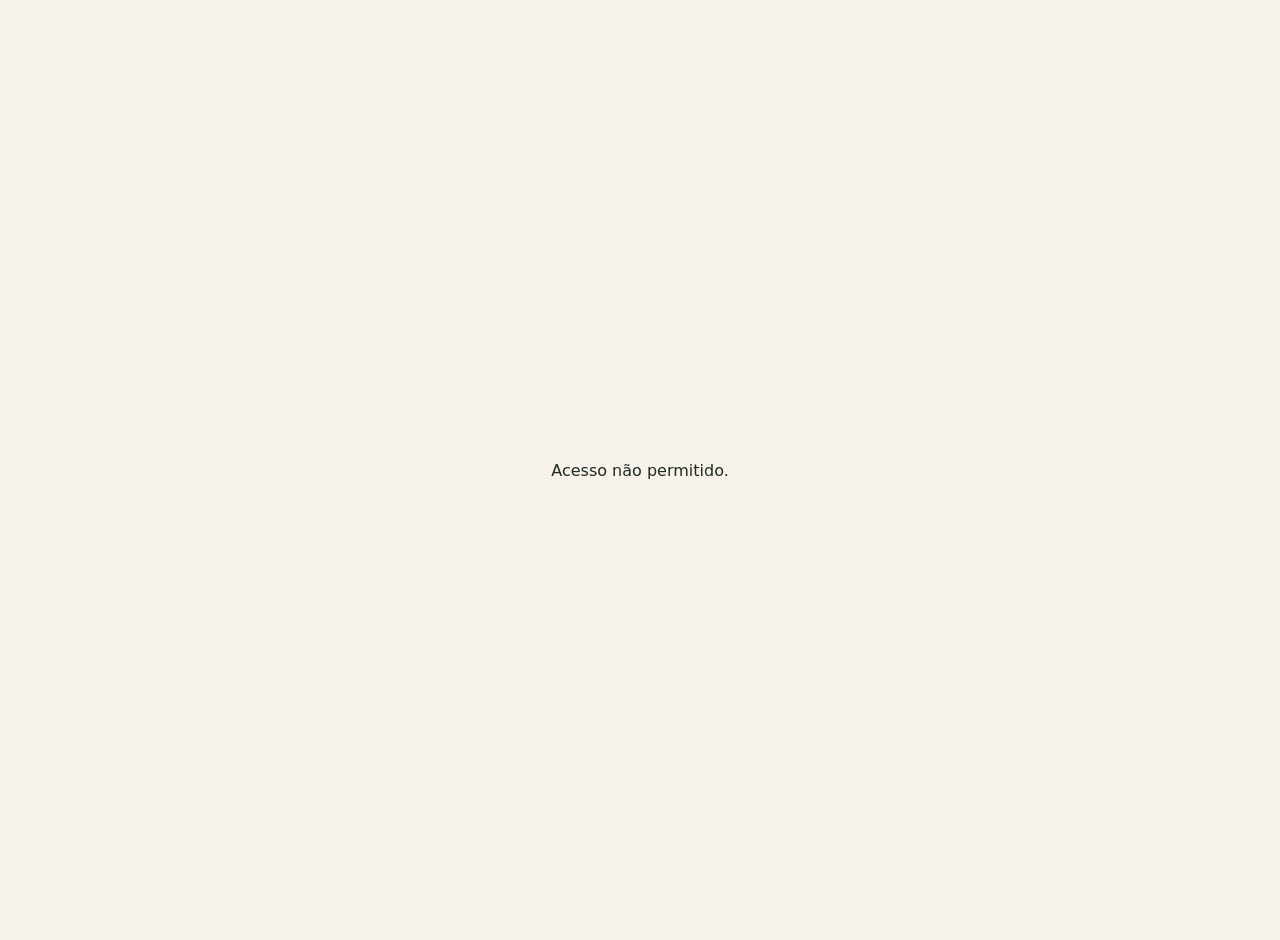
<file: bloqueado.html>
<!DOCTYPE html>
<html lang="pt-BR">
<head>
  <meta charset="UTF-8">
  <meta name="viewport" content="width=device-width, initial-scale=1.0">
  <meta name="robots" content="noindex, nofollow">
  <title>Acesso não permitido</title>
  <style>body{margin:0;min-height:100vh;display:grid;place-items:center;font-family:system-ui,sans-serif;background:#F7F3EC;color:#1F2B23;text-align:center;padding:20px}</style>
</head>
<body>
  <p>Acesso não permitido.</p>
</body>
</html>
</file>
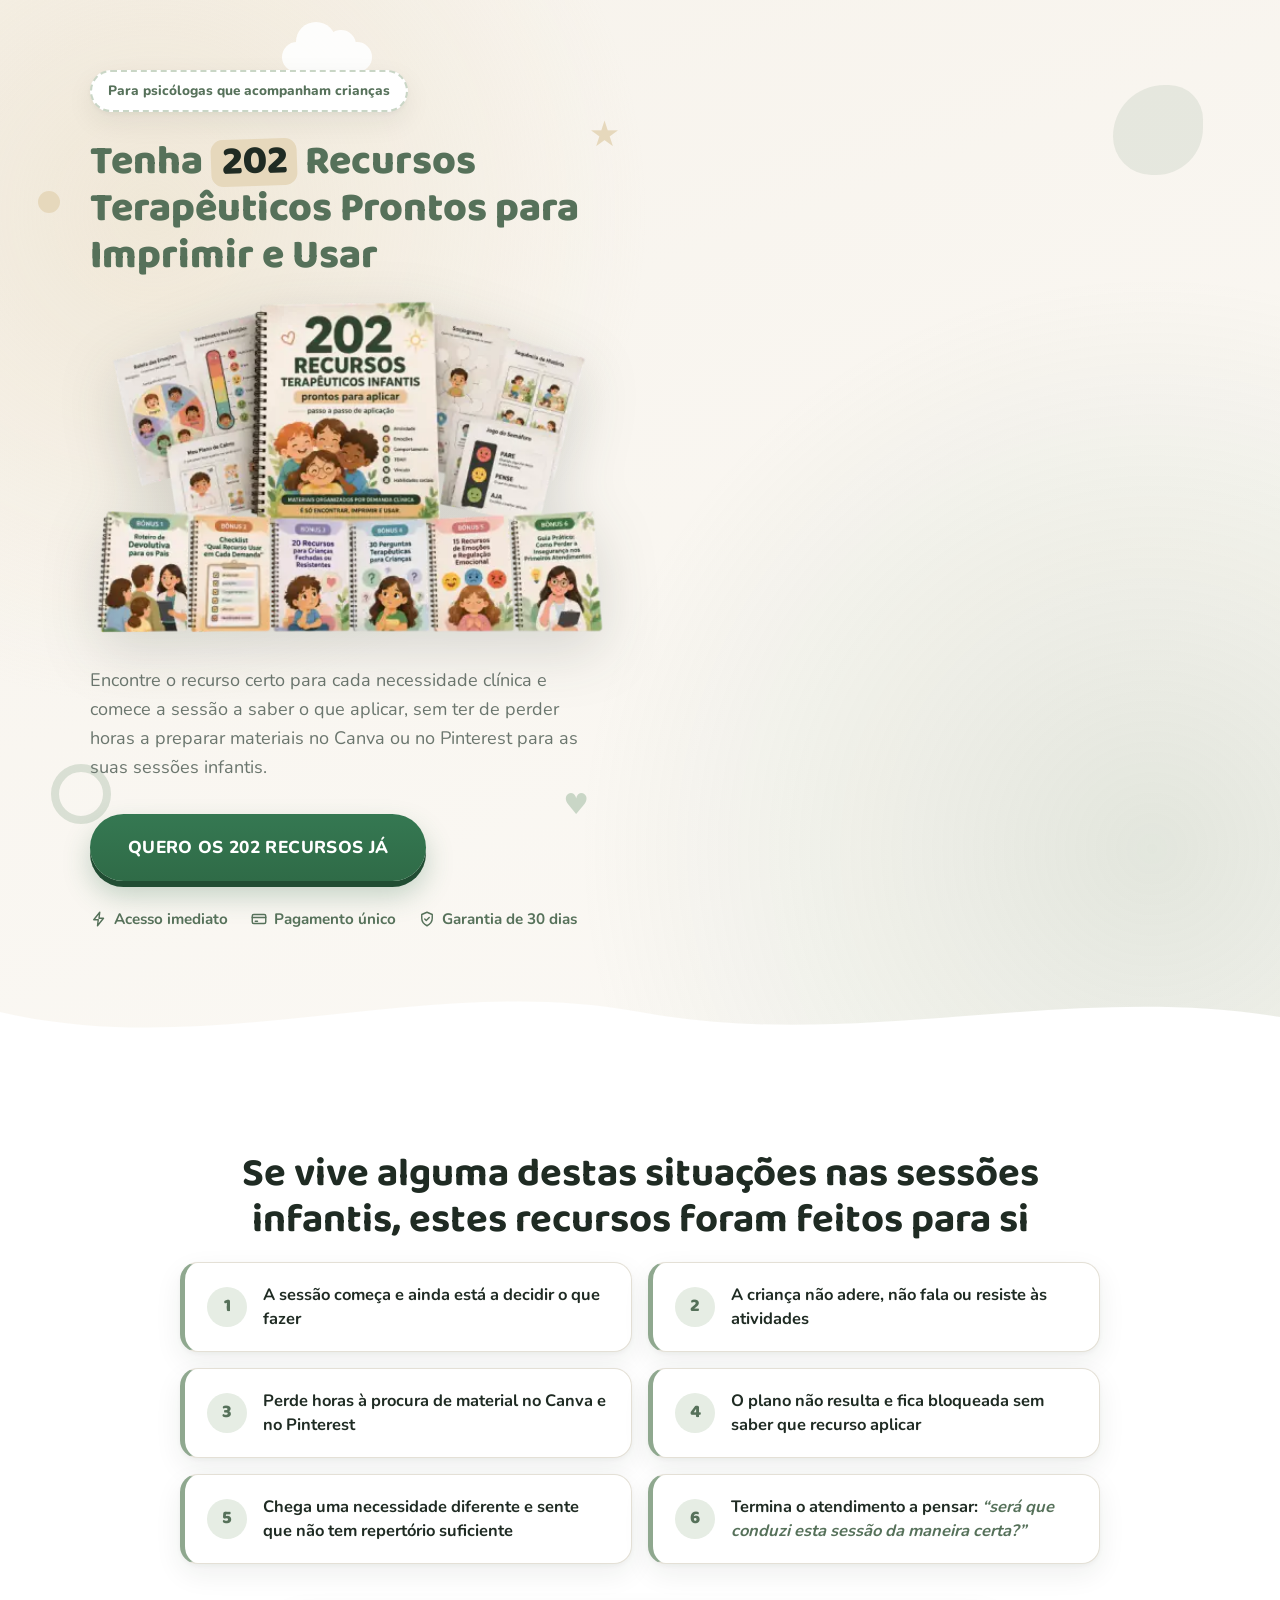
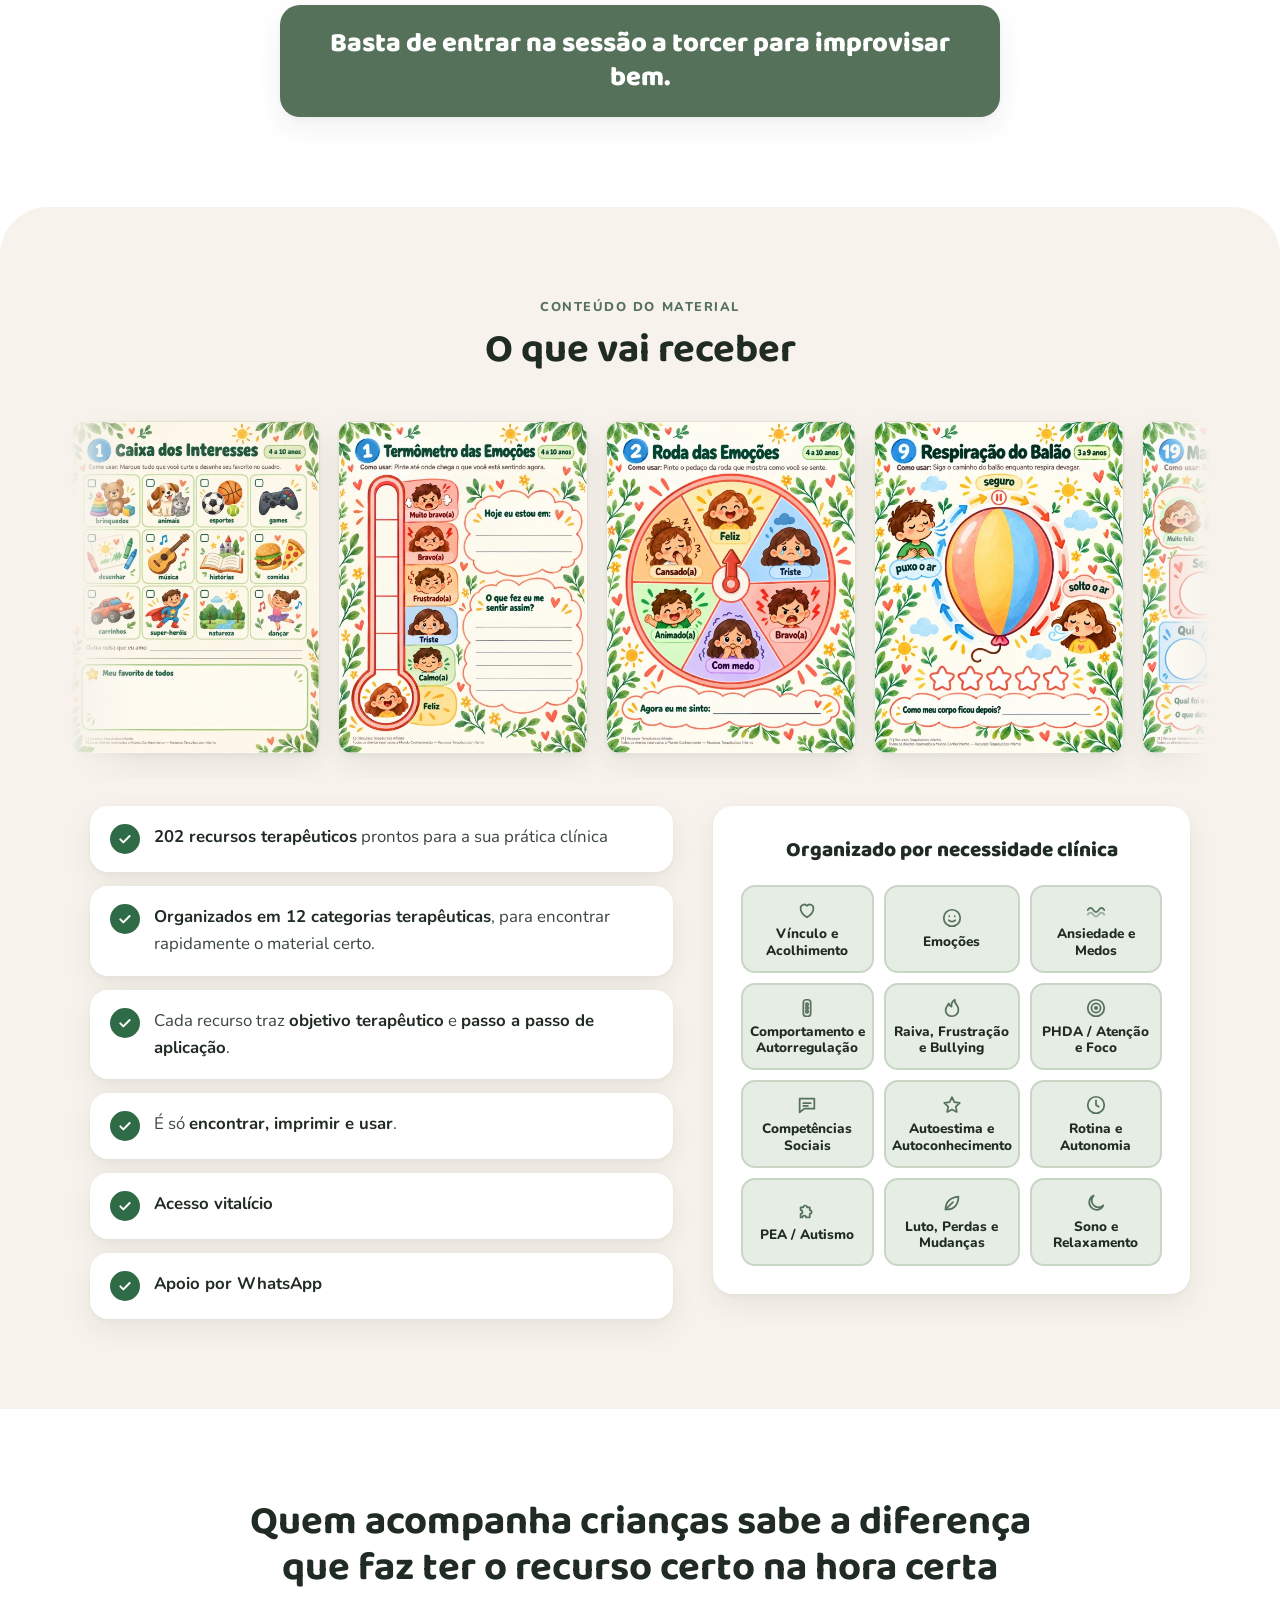
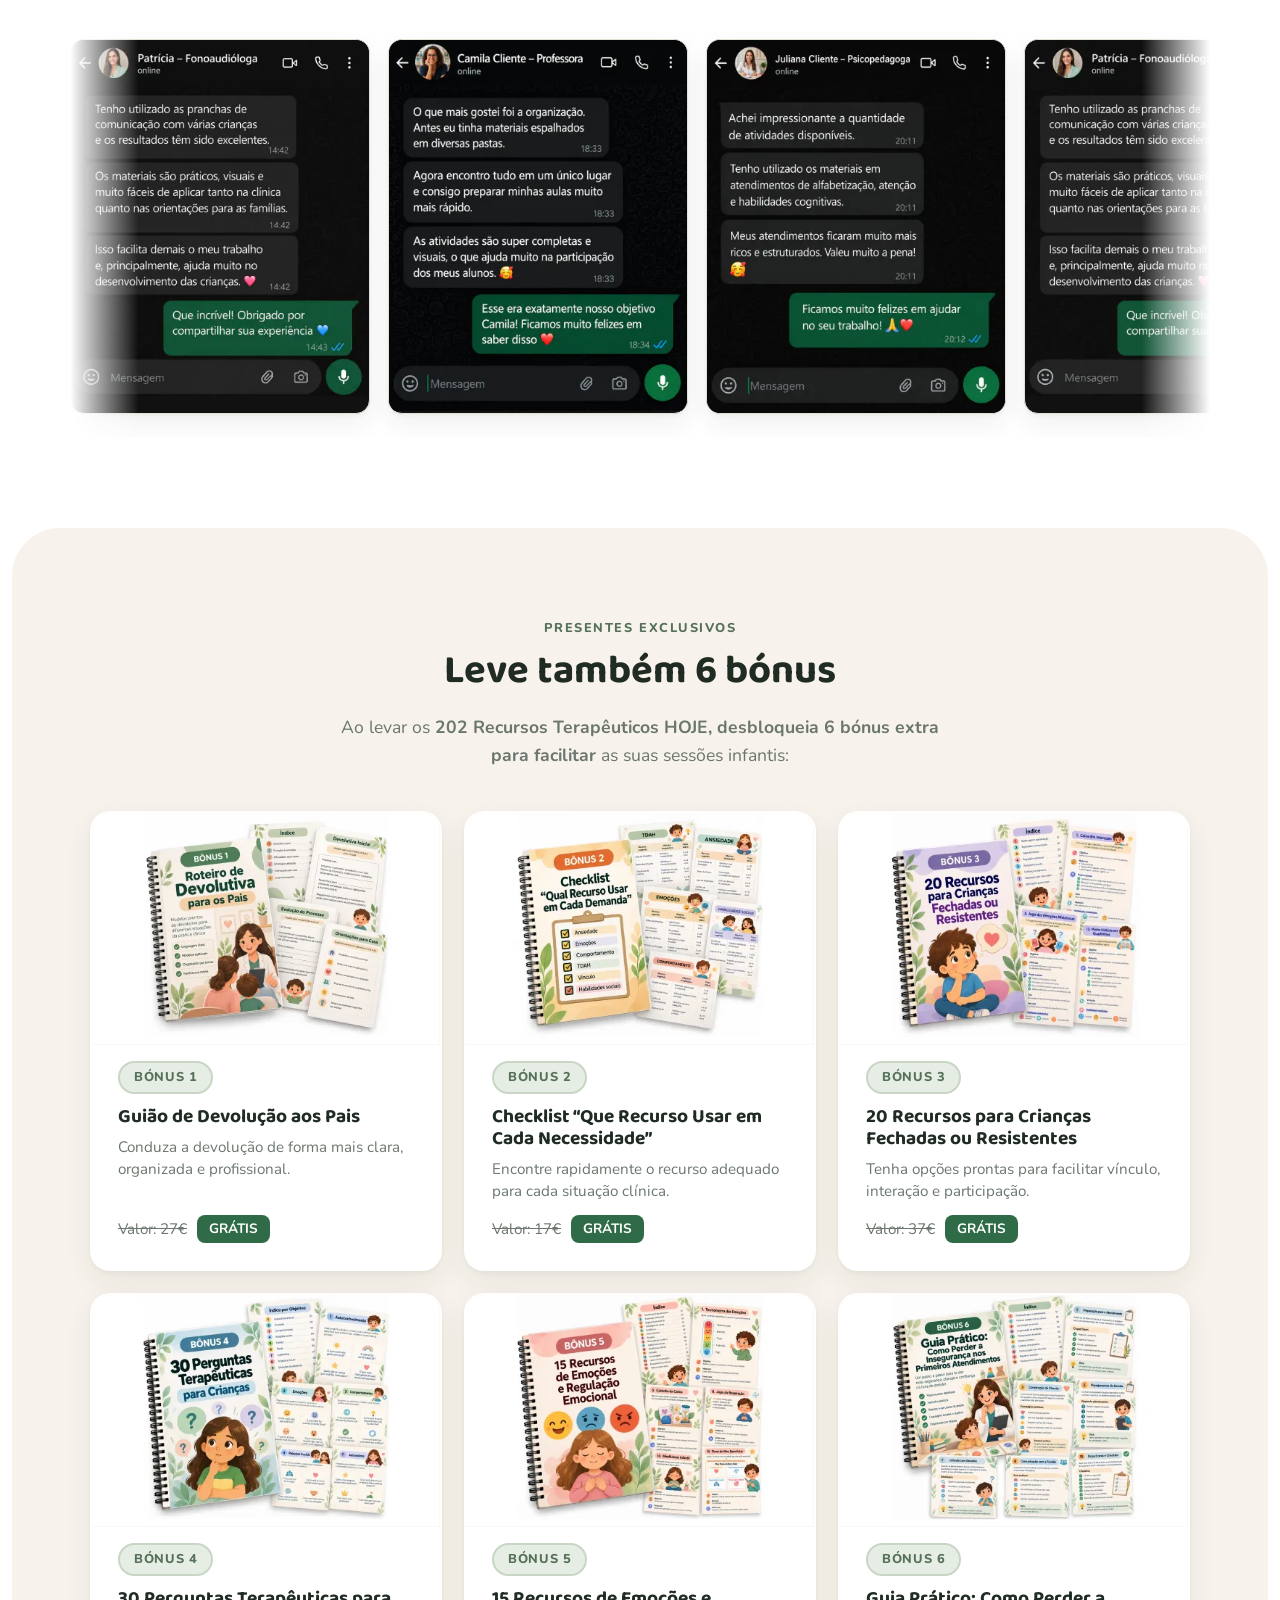
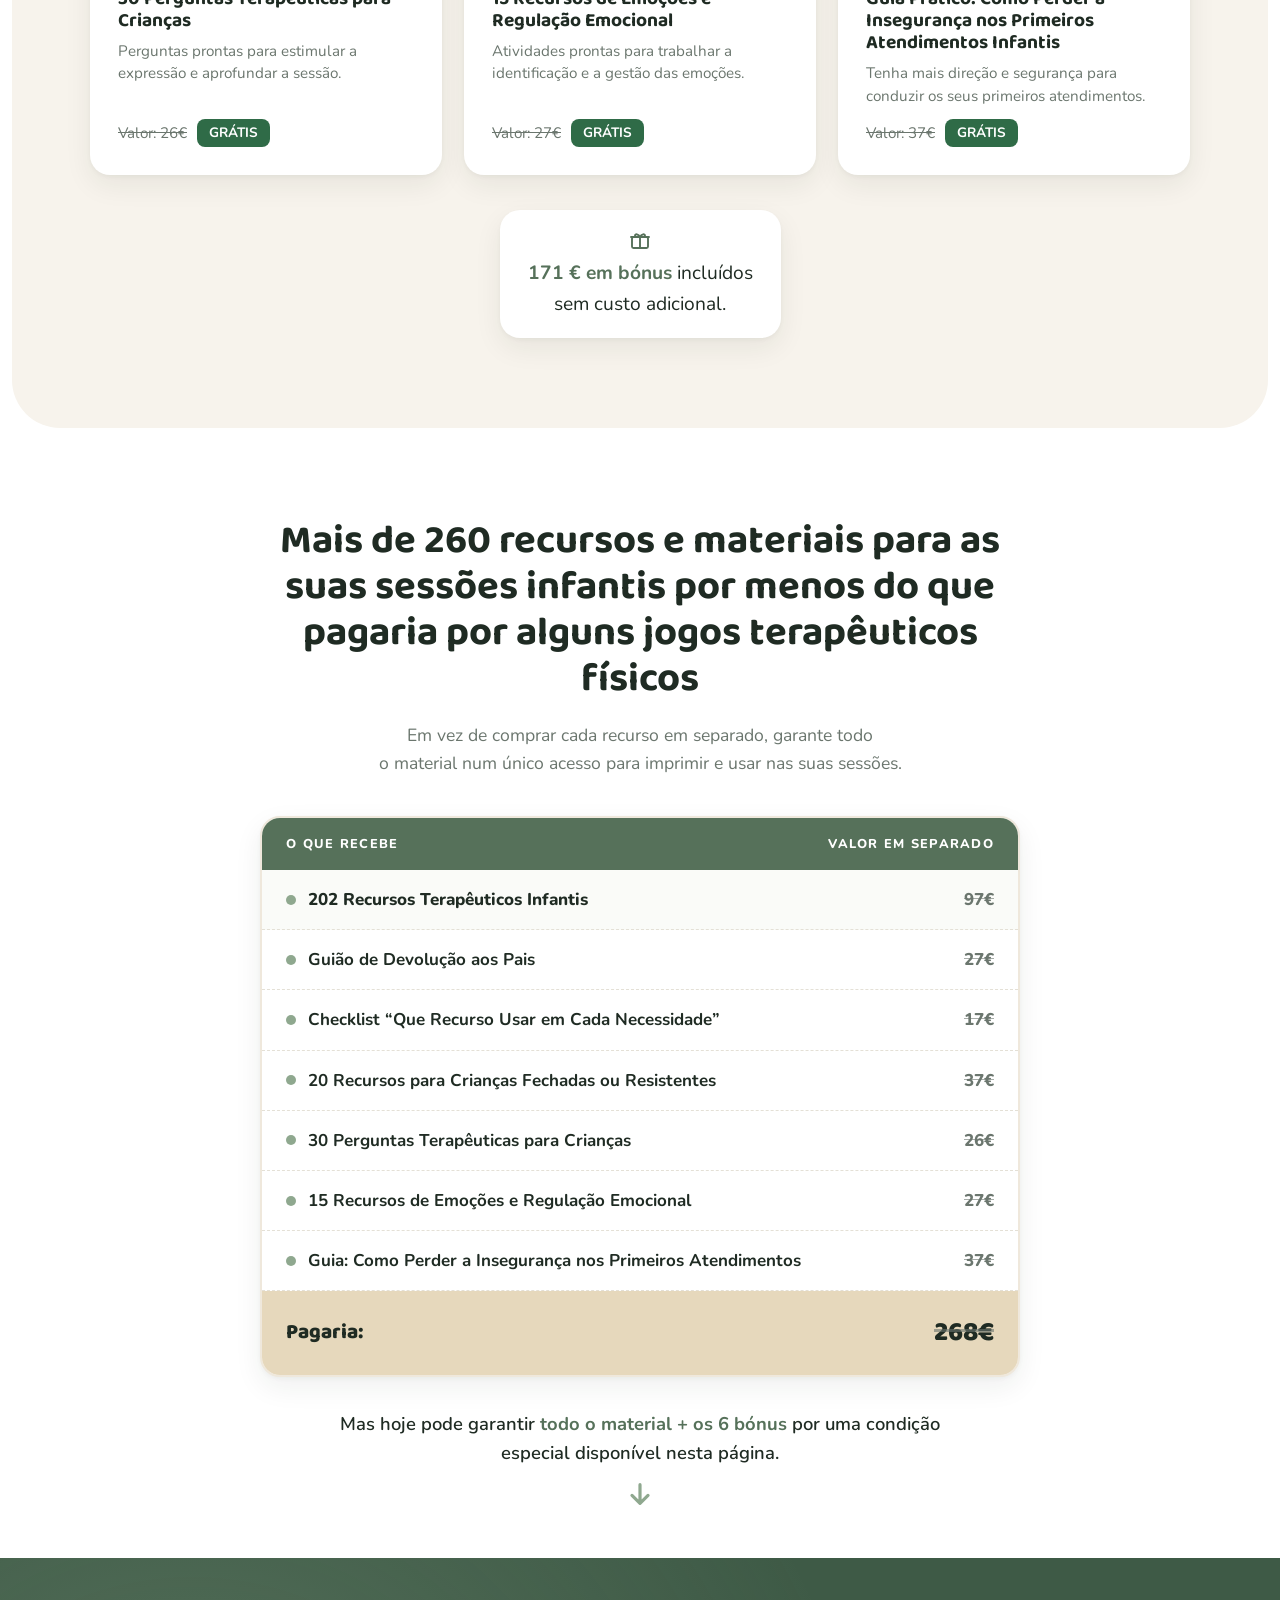
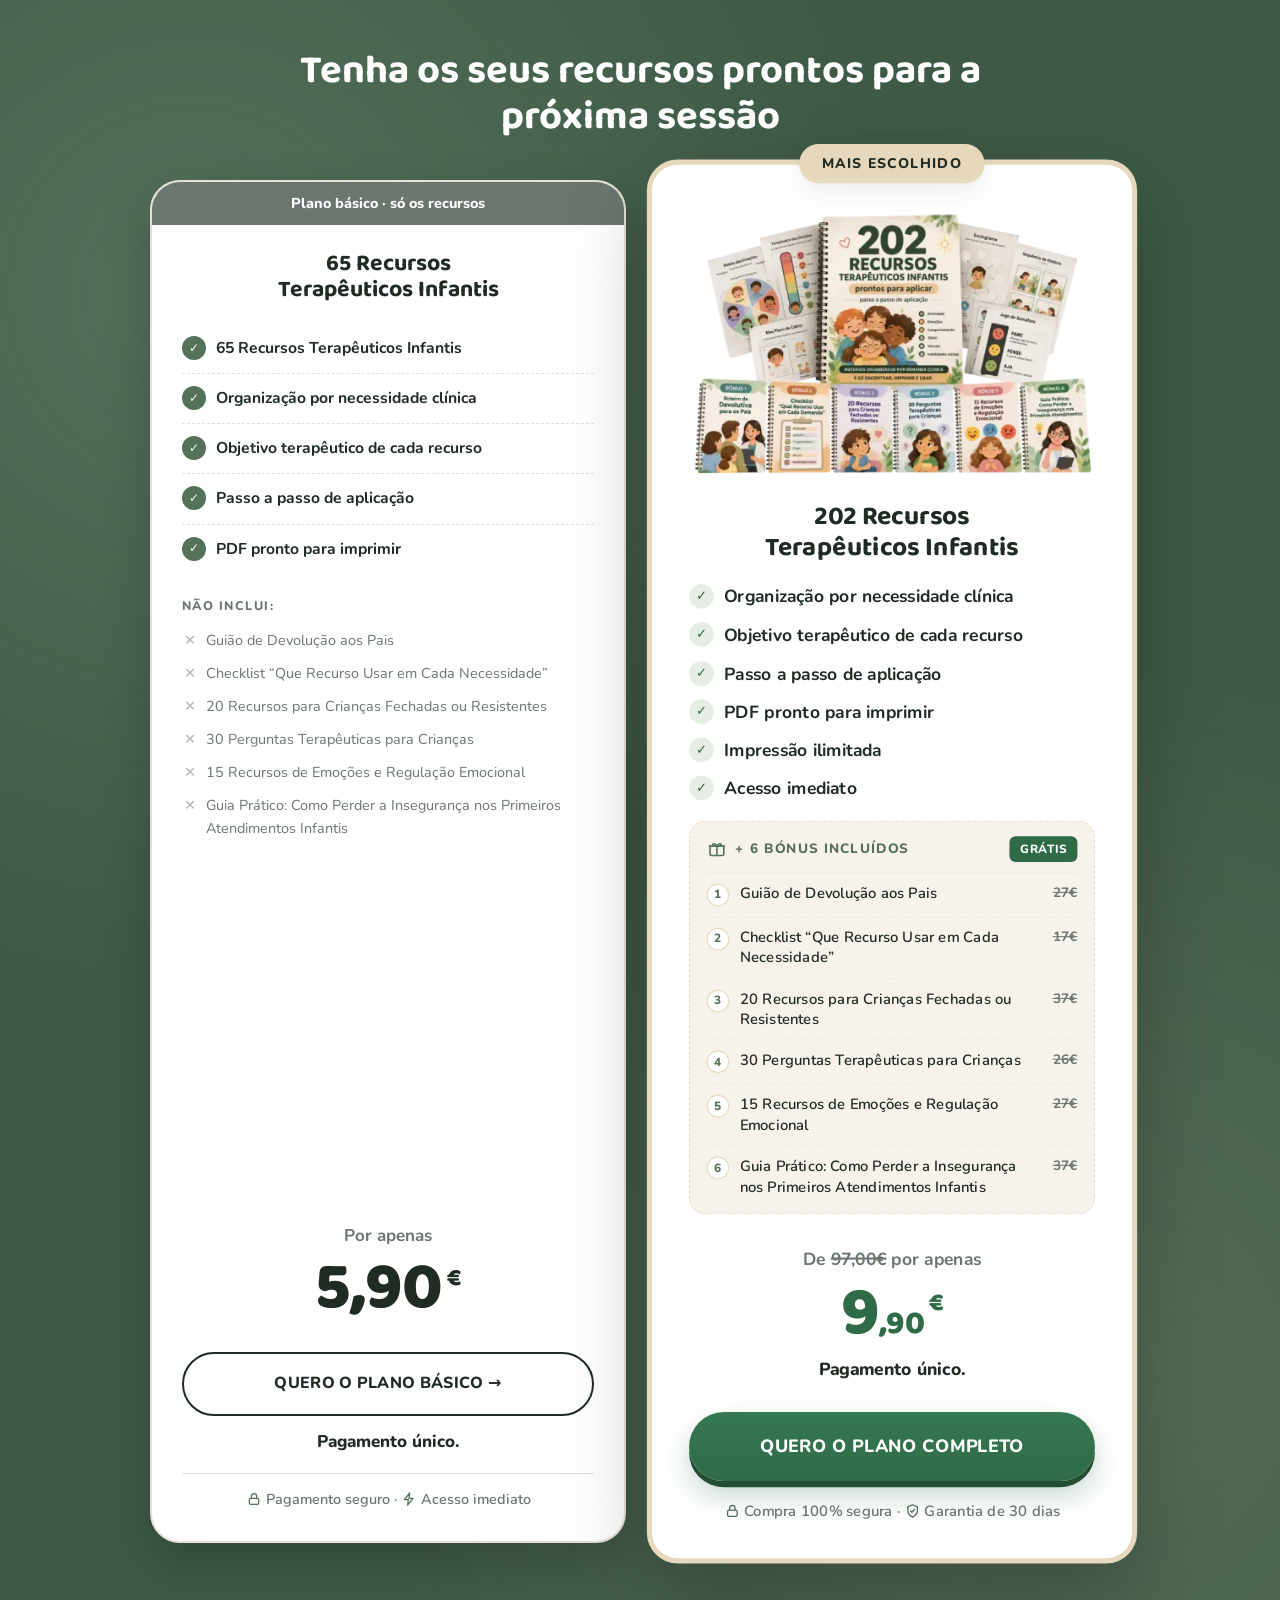
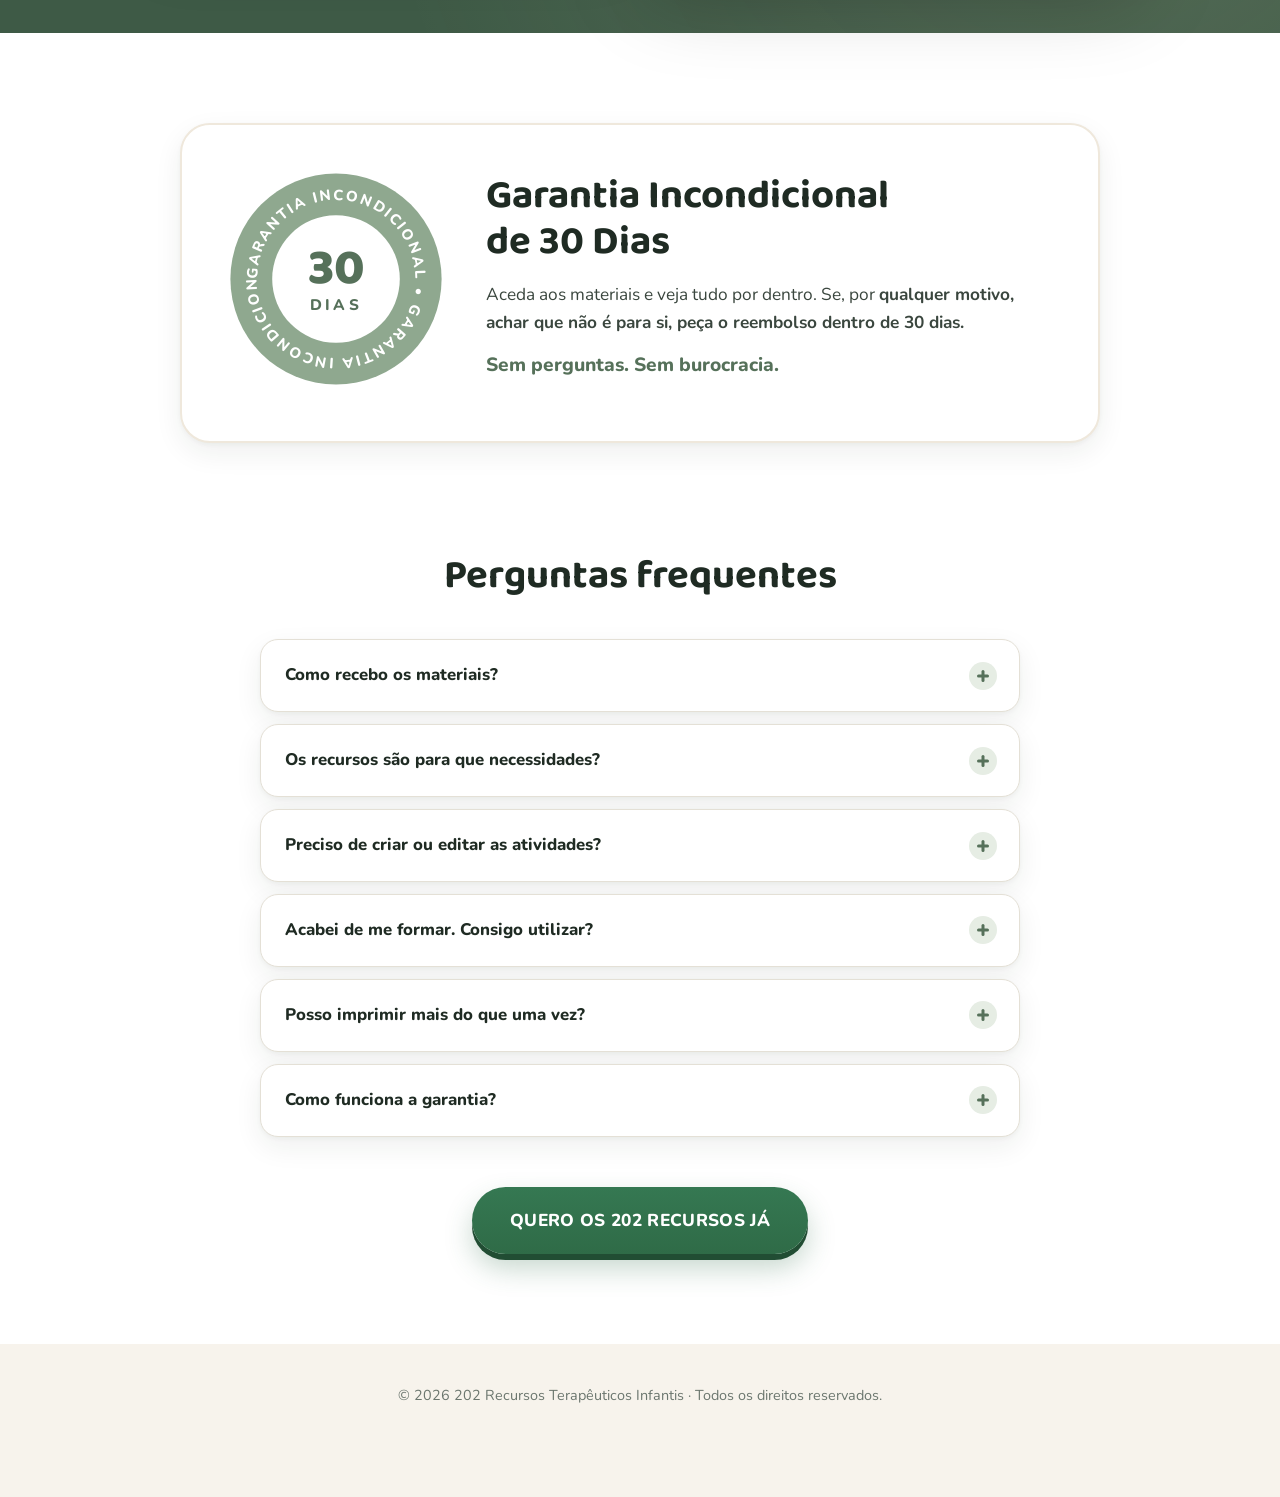
<file: index-pt.html>
<!DOCTYPE html>
<html lang="pt-PT">
<head>
  <meta charset="UTF-8">
  <!-- Google Tag Manager -->
  <script>(function(w,d,s,l,i){w[l]=w[l]||[];w[l].push({'gtm.start':
  new Date().getTime(),event:'gtm.js'});var f=d.getElementsByTagName(s)[0],
  j=d.createElement(s),dl=l!='dataLayer'?'&l='+l:'';j.async=true;j.src=
  'https://www.googletagmanager.com/gtm.js?id='+i+dl;f.parentNode.insertBefore(j,f);
  })(window,document,'script','dataLayer','GTM-K4BBWTX7');</script>
  <!-- End Google Tag Manager -->
  <meta name="viewport" content="width=device-width, initial-scale=1.0">
  <title>202 Recursos Terapêuticos Infantis</title>
  <meta name="description" content="202 recursos terapêuticos prontos para imprimir e usar nas suas sessões infantis. Organizados por necessidade clínica, com objetivo terapêutico e passo a passo.">
  <meta name="theme-color" content="#F7F3EC">
  <link rel="preload" as="image" href="assets/hero.webp" imagesrcset="assets/hero-480.webp 480w, assets/hero.webp 712w" imagesizes="(max-width: 980px) min(620px, calc(100vw - 32px)), 540px" fetchpriority="high">
  <link rel="dns-prefetch" href="https://cdn.utmify.com.br">
  <script>document.documentElement.classList.add('js');window.__afterLoad=function(f){var r=function(){setTimeout(f,0)};document.readyState==='complete'?r():addEventListener('load',r)}</script>
  <style>@font-face{font-family:"Baloo 2";font-style:normal;font-weight:600 800;font-display:swap;src:url(assets/fonts/baloo2-latin.woff2) format("woff2")}@font-face{font-family:"Nunito";font-style:normal;font-weight:400 800;font-display:swap;src:url(assets/fonts/nunito-latin.woff2) format("woff2")}:root{--ink:#1F2B23;--sage-dark:#56715A;--text:#3A463E;--muted:#6B766E;--bg:#FFFFFF;--beige:#F7F3EC;--beige-2:#EFE8DC;--sand:#E6D8BC;--sage:#8FA88F;--sage-soft:#E6EDE4;--sage-mid:#C9D6C6;--forest:#3E5A46;--cta:#2F6B47;--cta-dark:#214D33;--cta-glow:rgba(47, 107, 71,.28);--white:#FFFFFF;--line:#E4E0D6;--radius:20px;--shadow:0 2px 4px rgba(31, 43, 35,.04), 0 10px 28px rgba(31, 43, 35,.07);--shadow-lg:0 4px 8px rgba(31, 43, 35,.05), 0 24px 60px rgba(31, 43, 35,.14)}*{box-sizing:border-box;margin:0;padding:0}img{max-width:100%;height:auto}html{scroll-behavior:smooth}body{font-family:'Nunito',system-ui,sans-serif;color:var(--text);background:var(--bg);line-height:1.6;font-size:17px;overflow-x:hidden}h1,h2,h3{font-family:'Baloo 2', 'Nunito',sans-serif;color:var(--ink);line-height:1.15}h2{font-size:clamp(1.7rem, 3.6vw, 2.5rem);text-align:center;max-width:820px;margin:0 auto 2.5rem}a{color:inherit}.container{width:100%;max-width:1140px;margin:0 auto;padding:0 20px}.container.narrow{max-width:800px}.section{padding:90px 0;position:relative}.eyebrow{display:block;text-align:center;text-transform:uppercase;letter-spacing:.12em;font-weight:800;font-size:.8rem;color:var(--sage-dark);margin-bottom:.6rem}.ico{width:20px;height:20px;flex:none;vertical-align:middle;fill:none;stroke:currentColor;stroke-width:1.9;stroke-linecap:round;stroke-linejoin:round}.btn{display:inline-block;text-decoration:none;text-align:center;font-weight:800;letter-spacing:.02em;border-radius:999px;transition:transform .2s ease,box-shadow .2s ease,background .2s ease,color .2s ease}.btn-cta{background:linear-gradient(180deg,#357852 0%,var(--cta) 100%);color:var(--white);padding:20px 38px;font-size:1.08rem;box-shadow:0 6px 0 var(--cta-dark), 0 14px 28px var(--cta-glow)}.btn-cta:hover{transform:translateY(-2px);box-shadow:0 8px 0 var(--cta-dark), 0 18px 34px var(--cta-glow)}.btn-cta:active{transform:translateY(4px);box-shadow:0 2px 0 var(--cta-dark), 0 8px 18px var(--cta-glow)}.btn-cta:focus-visible{outline:4px solid var(--sage-mid);outline-offset:4px}.btn-block{display:block;width:100%}.btn-sm{padding:12px 22px;font-size:.95rem;box-shadow:0 4px 0 var(--cta-dark)}.hero{position:relative;background:radial-gradient(circle at 12% 20%,rgba(230, 216, 188,.45) 0,transparent 35%),radial-gradient(circle at 90% 80%,rgba(143, 168, 143,.22) 0,transparent 40%),linear-gradient(160deg,var(--beige) 0%,#FBF9F5 100%);padding:70px 0 130px;overflow:hidden}.hero-grid{display:grid;grid-template-columns:1fr 1.05fr;gap:40px;align-items:center;position:relative;z-index:2}.pill{display:inline-block;background:var(--white);color:var(--sage-dark);font-weight:800;font-size:.85rem;padding:8px 16px;border-radius:999px;box-shadow:var(--shadow);margin-bottom:1.2rem;border:2px dashed var(--sage-mid)}.hero h1{font-size:clamp(1.65rem, 3.4vw, 2.55rem);font-weight:700;margin-bottom:1.2rem}.hero h1 .hl{display:block;margin-top:.5rem;font-weight:800;color:var(--sage-dark)}.hero h1 .count{background:var(--sand);padding:0 .25em;border-radius:12px;display:inline-block;transform:rotate(-2deg);color:var(--ink)}.lead{font-size:1.13rem;color:var(--muted);margin-bottom:2rem;max-width:560px}.trust-row{list-style:none;display:flex;flex-wrap:wrap;gap:10px 22px;margin-top:1.6rem;font-weight:700;font-size:.95rem;color:var(--sage-dark)}.trust-row li{display:flex;align-items:center;gap:6px}.trust-row .ico{width:18px;height:18px}.hero-visual{position:relative;margin-bottom:32px}.hero-visual img{width:100%;height:auto;display:block;filter:drop-shadow(0 18px 30px rgba(31, 43, 35,.16));animation:float 6s ease-in-out infinite}@keyframes float{0%, 100%{transform:translateY(0)}50%{transform:translateY(-8px)}}.shapes .shape{position:absolute;z-index:1}.s-star{top:10%;left:46%;font-size:2.2rem;color:var(--sand);animation:spin 14s linear infinite}.s-circle{top:72%;left:4%;width:60px;height:60px;border-radius:50%;border:8px solid var(--sage);opacity:.3}.s-blob{top:8%;right:6%;width:90px;height:90px;background:var(--sage);border-radius:60% 40% 55% 45%;opacity:.18;animation:bob 7s ease-in-out infinite}.s-heart{bottom:22%;left:44%;font-size:1.8rem;color:var(--sage-mid);animation:bob 5s ease-in-out infinite}.s-dot{top:18%;left:3%;width:22px;height:22px;border-radius:50%;background:var(--sand)}.s-cloud{top:4%;left:22%;width:90px;height:30px;background:var(--white);border-radius:30px;opacity:.9}.s-cloud::before,.s-cloud::after{content:"";position:absolute;background:var(--white);border-radius:50%}.s-cloud::before{width:40px;height:40px;top:-20px;left:14px}.s-cloud::after{width:30px;height:30px;top:-12px;left:44px}@keyframes spin{to{transform:rotate(360deg)}}@keyframes bob{0%,100%{transform:translateY(0)}50%{transform:translateY(-14px)}}.wave{position:absolute;bottom:-1px;left:0;width:100%;height:90px;z-index:2}.wave path{fill:var(--bg)}.pains h2,.bonus h2{margin-bottom:1.2rem}.section-sub{text-align:center;color:var(--muted);font-size:1.1rem;max-width:640px;margin:0 auto 2.6rem}.pain-grid{list-style:none;display:grid;grid-template-columns:repeat(2, 1fr);gap:16px;max-width:920px;margin:0 auto}.pain-card{display:flex;align-items:center;gap:16px;background:var(--white);border-radius:18px;padding:20px 22px;box-shadow:var(--shadow);border:1px solid var(--line);border-left:5px solid var(--sage);transition:transform .25s ease}.pain-card:hover{transform:translateY(-4px)}.pain-num{flex:none;width:40px;height:40px;border-radius:50%;background:var(--sage-soft);color:var(--sage-dark);display:grid;place-items:center;font-family:'Baloo 2',sans-serif;font-weight:800;font-size:1.15rem}.pain-card p{font-weight:700;color:var(--ink);font-size:1.03rem;line-height:1.45}.pain-card em{font-style:italic;color:var(--sage-dark)}.pain-close{text-align:center;font-family:'Baloo 2',sans-serif;font-weight:800;font-size:clamp(1.3rem, 2.6vw, 1.7rem);color:var(--white);line-height:1.25;background:var(--sage-dark);max-width:720px;margin:2.6rem auto 0;padding:22px 28px;border-radius:var(--radius);box-shadow:var(--shadow)}.receive{background:var(--beige);border-radius:48px 48px 0 0}.receive-wrap{display:grid;grid-template-columns:1.1fr .9fr;gap:40px;align-items:start}.check-list{list-style:none;display:flex;flex-direction:column;gap:14px}.check-list li{display:flex;gap:14px;align-items:flex-start;background:var(--white);padding:18px 20px;border-radius:18px;box-shadow:var(--shadow);font-size:1.05rem}.check-list strong{color:var(--ink)}.chk{flex:none;width:30px;height:30px;border-radius:50%;background:var(--cta);color:var(--white);display:grid;place-items:center}.chk .ico{width:16px;height:16px;stroke-width:3}.categories{background:var(--white);border-radius:var(--radius);padding:28px;box-shadow:var(--shadow)}.cat-title{font-family:'Baloo 2',sans-serif;font-weight:800;color:var(--ink);font-size:1.3rem;margin-bottom:18px;text-align:center}.cat-grid{display:grid;grid-template-columns:repeat(3, 1fr);gap:10px}.cat{background:var(--sage-soft);border:2px solid var(--sage-mid);border-radius:16px;padding:12px 6px;line-height:1.2;text-align:center;font-weight:800;color:var(--ink);display:flex;flex-direction:column;align-items:center;justify-content:center;hyphens:auto;gap:5px;font-size:.85rem;border-radius:14px;transition:transform .2s ease,border-color .2s ease}.cat:hover{transform:rotate(-2deg) scale(1.03);border-color:var(--sage)}.cat .ico{width:22px;height:22px;color:var(--sage-dark)}.marquee{overflow:hidden;margin:0 -20px;padding:8px 0 24px;-webkit-mask-image:linear-gradient(90deg,transparent 0,#000 6%,#000 94%,transparent 100%);mask-image:linear-gradient(90deg,transparent 0,#000 6%,#000 94%,transparent 100%)}.marquee-pages{margin-bottom:28px}.marquee-track{display:flex;width:max-content;animation:marquee var(--marquee-dur, 40s) linear infinite}.marquee:hover .marquee-track,.marquee.paused .marquee-track{animation-play-state:paused}@keyframes marquee{to{transform:translateX(-50%)}}.page,.print{flex:none;margin-right:18px;border-radius:14px;overflow:hidden;box-shadow:var(--shadow);border:1px solid var(--line)}.page{width:250px;background:var(--white)}.print{width:300px;background:#111}.page img,.print img{width:100%;height:auto;display:block}.bonus{background:var(--beige);border-radius:48px;margin:0 12px}.bonus-grid{display:grid;grid-template-columns:repeat(3, 1fr);gap:22px}.bonus-card{background:var(--white);border-radius:var(--radius);padding:26px;box-shadow:var(--shadow);display:flex;flex-direction:column;gap:12px;border:2px dashed transparent;transition:border-color .2s ease,transform .2s ease}.bonus-card:hover{border-color:var(--sage-mid);transform:translateY(-4px)}.bonus-img{width:calc(100% + 52px);max-width:none;height:auto;display:block;margin:-26px -26px 4px;background:var(--beige);border-radius:calc(var(--radius) - 2px) calc(var(--radius) - 2px) 0 0}.bonus-num{align-self:flex-start;background:var(--sage-soft);color:var(--sage-dark);border:2px solid var(--sage-mid);font-weight:800;font-size:.8rem;padding:4px 14px;border-radius:999px;text-transform:uppercase;letter-spacing:.05em}.bonus-card h3{font-size:1.2rem}.bonus-desc{flex:1;color:var(--muted);font-size:.95rem;line-height:1.5;margin-top:-4px}.price-line{display:flex;align-items:center;gap:10px;font-size:.95rem;color:var(--muted)}.price-line b{background:var(--cta);color:var(--white);padding:3px 12px;border-radius:8px;font-size:.85rem}.bonus-total{display:flex;flex-direction:column;align-items:center;justify-content:center;gap:6px;width:fit-content;margin:2.2rem auto 0;font-size:1.2rem;color:var(--ink);text-align:center;background:var(--white);padding:18px 28px;border-radius:20px;box-shadow:var(--shadow)}.bonus-total .ico{width:24px;height:24px;color:var(--sage-dark)}.bonus-total strong{color:var(--sage-dark)}.value{padding-bottom:0}.value h2{margin-bottom:1.2rem}.value-sub{text-align:center;color:var(--muted);font-size:1.1rem;max-width:640px;margin:0 auto 2.4rem}.value-table{scroll-margin-top:24px;background:var(--white);border-radius:var(--radius);box-shadow:var(--shadow);overflow:hidden;border:2px solid var(--beige-2)}.vt-row{display:flex;justify-content:space-between;align-items:center;gap:16px;padding:16px 24px;border-bottom:1px dashed var(--line)}.vt-row span:first-child{display:flex;align-items:center;gap:12px;font-weight:700;color:var(--ink)}.vt-head{background:var(--sage-dark);border-bottom:none;font-size:.8rem;text-transform:uppercase;letter-spacing:.1em}.vt-head span,.vt-head span:first-child{color:var(--white);font-weight:800}.vt-main{background:#FAFBF8}.vt-main span:first-child{font-weight:800}.vt-dot{flex:none;width:10px;height:10px;border-radius:50%;background:var(--sage)}.vt-price{flex:none;font-weight:800;color:var(--muted);text-decoration:line-through;text-decoration-color:rgba(107, 118, 110,.6)}.vt-total{background:var(--sand);border-bottom:none;padding:20px 24px}.vt-total span:first-child{font-family:'Baloo 2',sans-serif;font-size:1.3rem;font-weight:800}.vt-total .vt-price{font-family:'Baloo 2',sans-serif;font-size:1.7rem;color:var(--ink);text-decoration-thickness:3px}.value-close{text-align:center;font-size:1.15rem;color:var(--ink);max-width:620px;margin:2rem auto 0;font-weight:600}.value-close strong{color:var(--sage-dark)}.value-arrow{display:block;width:32px;height:32px;margin:10px auto 0;color:var(--sage);stroke-width:2.4;animation:bob 2s ease-in-out infinite}.offer{background:radial-gradient(circle at 15% 20%,rgba(143, 168, 143,.28) 0,transparent 40%),radial-gradient(circle at 85% 85%,rgba(230, 216, 188,.14) 0,transparent 40%),var(--forest);margin-top:48px}.offer h2{color:var(--white)}.offer-card{position:relative;max-width:500px;margin:0 auto;background:var(--white);border-radius:30px;padding:46px 36px 34px;box-shadow:0 30px 80px rgba(0,0,0,.25);border:5px solid var(--sand);text-align:center}.offer-ribbon{position:absolute;top:-20px;left:50%;transform:translateX(-50%);background:var(--sand);color:var(--ink);font-weight:800;padding:8px 22px;border-radius:999px;font-size:.85rem;text-transform:uppercase;letter-spacing:.08em;box-shadow:var(--shadow);white-space:nowrap}.offer-card h3{font-size:1.6rem;margin-bottom:20px}.offer-list{list-style:none;text-align:left;display:flex;flex-direction:column;gap:10px;margin-bottom:26px}.offer-list li{padding-left:34px;position:relative;font-weight:700;color:var(--ink)}.offer-list li::before{content:"✓";position:absolute;left:0;top:1px;width:24px;height:24px;border-radius:50%;background:var(--sage-soft);color:var(--cta);display:grid;place-items:center;font-size:.8rem;font-weight:800}.gift-box{text-align:left;background:var(--beige);border:1.5px dashed var(--sand);border-radius:16px;padding:14px 16px 6px;margin:-8px 0 22px}.gift-head{display:flex;align-items:center;justify-content:space-between;gap:10px;padding-bottom:10px;border-bottom:1px solid var(--beige-2)}.gift-head-title{display:flex;align-items:center;gap:8px;font-weight:800;font-size:.82rem;letter-spacing:.08em;text-transform:uppercase;color:var(--sage-dark)}.gift-head-title .ico{width:20px;height:20px}.gift-free{background:var(--cta);color:var(--white);font-weight:800;font-size:.72rem;letter-spacing:.06em;padding:3px 10px;border-radius:6px}.gift-list{list-style:none}.gift-list li{display:grid;grid-template-columns:22px 1fr auto;align-items:start;gap:10px;padding:10px 0;font-size:.9rem;line-height:1.35;color:var(--ink);font-weight:600}.gift-list li + li{border-top:1px dashed var(--beige-2)}.gift-n{width:22px;height:22px;border-radius:50%;background:var(--white);border:1.5px solid var(--sand);color:var(--sage-dark);display:grid;place-items:center;font-size:.72rem;font-weight:800}.gift-list s{color:var(--muted);font-size:.82rem;font-weight:700;white-space:nowrap;padding-top:1px}.price{padding:8px 0 4px;margin-bottom:24px}.price .from{color:var(--muted);font-weight:700}.price .from s{color:var(--muted);text-decoration-thickness:2px}.price .now{font-family:'Baloo 2',sans-serif;font-weight:800;color:var(--cta);font-size:4.2rem;line-height:1;margin:6px 0}.price .now small{font-size:1.5rem;vertical-align:top;margin-right:4px;position:relative;top:12px}.price .now span{font-size:2rem}.price .once{font-weight:800;color:var(--ink)}.secure{margin-top:18px;font-size:.9rem;color:var(--muted);font-weight:600}.secure .ico{width:16px;height:16px;color:var(--sage-dark);margin-top:-3px}.plans{display:grid;grid-template-columns:1fr 1fr;gap:28px;max-width:980px;margin:0 auto;align-items:stretch}.plans .offer-card{max-width:none;margin:0;display:flex;flex-direction:column}.plan-full,.js .plan-full.reveal.visible{transform:scale(1.03);z-index:1}.plan-full .btn-block{margin-top:auto}.plan-full .btn-cta{position:relative;animation:pulse-soft 2.2s ease-in-out infinite}.plan-full .btn-cta::after{content:"";position:absolute;inset:0;border-radius:inherit;pointer-events:none;box-shadow:0 0 0 0 rgba(47, 107, 71,.45);animation:pulse-ring 2.2s ease-out infinite}.plan-full .btn-cta:hover{animation-play-state:paused}@keyframes pulse-soft{0%, 100%{scale:1}50%{scale:1.035}}@keyframes pulse-ring{0%{box-shadow:0 0 0 0 rgba(47, 107, 71,.45)}70%, 100%{box-shadow:0 0 0 14px rgba(47, 107, 71, 0)}}.plan-basic{border:2px solid var(--line);box-shadow:0 20px 50px rgba(0,0,0,.2);padding:0 30px 30px;overflow:hidden;text-align:left}.basic-head{margin:0 -30px 26px;background:var(--muted);color:var(--white);text-align:center;font-weight:800;font-size:.9rem;padding:10px 16px}.plan-basic h3{font-size:1.45rem;text-align:center}.basic-list,.not-list{list-style:none}.basic-list li{padding:12px 0 12px 34px;position:relative;font-weight:700;color:var(--ink);border-bottom:1px dashed var(--line);font-size:.98rem}.basic-list li:last-child{border-bottom:none}.basic-list li::before{content:"✓";position:absolute;left:0;top:12px;width:24px;height:24px;border-radius:50%;background:var(--sage-dark);color:var(--white);display:grid;place-items:center;font-size:.75rem;font-weight:800}.not-title{margin-top:22px;margin-bottom:8px;font-size:.78rem;font-weight:800;letter-spacing:.12em;text-transform:uppercase;color:var(--muted)}.not-list li{padding:5px 0 5px 24px;position:relative;font-size:.9rem;color:var(--muted)}.not-list li::before{content:"✕";position:absolute;left:2px;top:5px;color:#B0B7AE;font-weight:800}.price-basic{background:none;padding:20px 0 10px;margin:auto 0 14px;text-align:center}.price-basic .now{color:var(--ink)}.btn-outline{background:var(--white);color:var(--ink);border:2px solid var(--ink);padding:17px 24px;font-size:1rem}.btn-outline:hover{background:var(--ink);color:var(--white);transform:translateY(-2px)}.btn-outline:focus-visible{outline:4px solid var(--sage-mid);outline-offset:4px}.once-basic{text-align:center;font-weight:800;color:var(--ink);margin-top:12px}.plan-basic .secure{text-align:center;border-top:1px solid var(--line);padding-top:14px}.guarantee-wrap{display:grid;grid-template-columns:220px 1fr;gap:40px;align-items:center;background:var(--white);border-radius:30px;padding:44px;box-shadow:var(--shadow);max-width:920px;border:2px solid var(--beige-2)}.guarantee h2{text-align:left;margin:0 0 1rem}.guarantee p{font-size:1.08rem;margin-bottom:.8rem}.strong-line{font-weight:800;color:var(--sage-dark);font-size:1.2rem !important}.seal svg{width:100%;height:auto;animation:spin 40s linear infinite}.seal-outer{fill:var(--sage)}.seal-inner{fill:var(--white)}.seal-ring{font-family:'Nunito',sans-serif;font-weight:800;font-size:13.5px;fill:var(--white);letter-spacing:2px}.seal-num{font-family:'Baloo 2',sans-serif;font-weight:800;font-size:46px;fill:var(--sage-dark)}.seal-days{font-family:'Nunito',sans-serif;font-weight:800;font-size:14px;fill:var(--sage-dark);letter-spacing:3px}.faq{padding-top:20px}.faq-list{display:flex;flex-direction:column;gap:12px}.faq-item{background:var(--white);border-radius:18px;box-shadow:var(--shadow);border:1px solid var(--line);overflow:hidden}.faq-q{width:100%;text-align:left;background:none;border:none;cursor:pointer;padding:22px 60px 22px 24px;font:inherit;font-weight:800;color:var(--ink);font-size:1.05rem;position:relative}.faq-q:focus-visible{outline:3px solid var(--sage);outline-offset:-3px;border-radius:18px}.plus{position:absolute;right:22px;top:50%;width:28px;height:28px;margin-top:-14px;border-radius:50%;background:var(--sage-soft);transition:background .2s ease}.plus::before,.plus::after{content:"";position:absolute;left:50%;top:50%;width:12px;height:3px;background:var(--sage-dark);border-radius:2px;transform:translate(-50%, -50%);transition:transform .25s ease,background .2s ease}.plus::after{transform:translate(-50%, -50%) rotate(90deg)}.faq-item.open .plus{background:var(--sage)}.faq-item.open .plus::before,.faq-item.open .plus::after{background:var(--white)}.faq-item.open .plus::after{transform:translate(-50%, -50%) rotate(0deg)}.faq-a{max-height:0;overflow:hidden;transition:max-height .3s ease}.faq-a p{padding:0 24px 22px;color:var(--muted)}.final-cta{text-align:center;margin-top:50px}.footer{text-align:center;padding:40px 0;color:var(--muted);font-size:.9rem;background:var(--beige)}.js .reveal{opacity:0;transform:translateY(28px);transition:opacity .7s ease,transform .7s ease}.js .reveal.visible{opacity:1;transform:none}@media (max-width:980px){.hero-grid{grid-template-columns:1fr;text-align:center}.lead{margin-left:auto;margin-right:auto}.trust-row{justify-content:center}.hero-visual{max-width:620px;margin:0 auto 28px;width:100%}.receive-wrap{grid-template-columns:1fr}.bonus-grid{grid-template-columns:1fr 1fr}.plans{grid-template-columns:1fr;max-width:500px;gap:40px}.plan-full,.js .plan-full.reveal.visible{order:-1;transform:none}}@media (max-width:640px){body{font-size:16px}.section{padding:64px 0}.container{padding:0 16px}.hero{padding:44px 0 110px}.btn-cta{padding:18px 22px;font-size:1rem;width:100%}.btn-sm{width:auto}.pain-grid,.bonus-grid{grid-template-columns:1fr}.marquee{margin-left:-16px;margin-right:-16px}.page,.print{margin-right:12px}.page{width:200px}.print{width:250px}.pain-card{padding:16px 18px}.categories{padding:20px 14px}.cat-grid{gap:8px}.cat{font-size:.7rem;padding:10px 3px}.cat .ico{width:20px;height:20px}.pain-close{padding:18px 20px}.receive,.bonus{border-radius:30px}.bonus{margin:0 8px}.value{padding-bottom:0}.offer{margin-top:28px}.offer-card{padding:42px 20px 28px}.plan-basic{padding:0 20px 26px}.basic-head{margin:0 -20px 22px}.vt-row{padding:14px 16px;font-size:.95rem}.vt-head{font-size:.68rem;letter-spacing:.05em}.vt-head span{white-space:nowrap}.vt-total{padding:18px 16px}.vt-total .vt-price{font-size:1.45rem}.price .now{font-size:3.6rem}.guarantee-wrap{grid-template-columns:1fr;text-align:center;padding:30px 20px}.guarantee h2{text-align:center}.seal{max-width:170px;margin:0 auto}.bonus-total{font-size:1.05rem;padding:12px 20px;border-radius:20px}}@media (prefers-reduced-motion:reduce){*,*::before,*::after{animation:none !important;transition:none !important}.js .reveal{opacity:1;transform:none}.marquee{overflow-x:auto}html{scroll-behavior:auto}}.offer-img{width:100%;height:auto;display:block;margin:0 auto 26px}
/* Barra fixa de compra (aparece depois do botão do plano completo) */
.sticky-buy{position:fixed;left:50%;bottom:10px;z-index:60;width:calc(100% - 24px);max-width:520px;display:flex;align-items:center;justify-content:space-between;gap:10px;padding:8px 8px 8px 14px;background:var(--forest);color:var(--white);border-radius:14px;box-shadow:0 12px 34px rgba(0,0,0,.28);transform:translate(-50%,140%);visibility:hidden;transition:transform .35s ease,visibility .35s}
.sticky-buy.show{transform:translate(-50%,0);visibility:visible}
.sb-info{display:flex;flex-direction:column;line-height:1.25;min-width:0}
.sb-info strong{color:var(--white);font-family:'Baloo 2',sans-serif;font-size:.92rem;font-weight:800}
.sb-info span{font-size:.74rem;color:#D5DED3}
.sb-info s{color:#B9C4B7}
.sb-info b{display:block;color:var(--sand);font-size:.92rem;font-weight:800}
.sb-btn{flex:none;text-decoration:none;font-weight:800;font-size:.8rem;letter-spacing:.02em;color:var(--ink);background:linear-gradient(180deg,#F1E6CF 0%,var(--sand) 100%);padding:11px 16px;border-radius:999px;box-shadow:0 3px 0 #C9B68F;transition:transform .2s ease}
.sb-btn:active{transform:translateY(3px);box-shadow:0 1px 0 #C9B68F}
.footer{padding-bottom:90px}
@media (min-width:641px){.sb-info span{display:block}.sb-info b{display:inline;margin-left:4px}}
/* Popup de oferta ao clicar no plano básico */
.downsell{border:none;padding:0;background:transparent;max-width:440px;width:calc(100% - 28px);margin:auto;max-height:calc(100dvh - 20px);overflow:auto;border-radius:24px}
.downsell::backdrop{background:rgba(31,43,35,.62)}
.downsell[open]{animation:ds-in .3s ease}
@keyframes ds-in{from{opacity:0;transform:translateY(18px) scale(.97)}to{opacity:1;transform:none}}
.ds-card{position:relative;background:var(--white);border:4px solid var(--sand);border-radius:24px;padding:30px 22px 22px;text-align:center;box-shadow:0 30px 80px rgba(0,0,0,.3)}
.ds-close{position:absolute;top:10px;right:10px;width:34px;height:34px;border-radius:50%;border:none;background:var(--beige);color:var(--muted);font-size:1.3rem;line-height:1;cursor:pointer}
.ds-tag{display:inline-block;background:var(--sand);color:var(--ink);font-weight:800;font-size:.75rem;letter-spacing:.08em;text-transform:uppercase;padding:5px 14px;border-radius:999px;margin-bottom:12px}
.ds-card h3{font-size:1.45rem;line-height:1.2;margin-bottom:8px;outline:none}
.ds-sub{color:var(--muted);font-size:.95rem;margin-bottom:12px}
.ds-img{width:100%;height:auto;display:block;margin:0 auto 12px;max-width:260px}
.ds-list{list-style:none;text-align:left;display:grid;gap:7px;margin:0 auto 12px;max-width:320px}
.ds-list li{position:relative;padding-left:30px;font-weight:700;color:var(--ink);font-size:.95rem}
.ds-list li::before{content:"✓";position:absolute;left:0;top:1px;width:22px;height:22px;border-radius:50%;background:var(--sage-soft);color:var(--cta);display:grid;place-items:center;font-size:.75rem;font-weight:800}
.ds-gifts{text-align:left;background:var(--beige);border:1.5px dashed var(--sand);border-radius:14px;padding:12px 14px 8px;margin:0 auto 16px;max-width:360px}
.ds-gifts-title{display:flex;align-items:center;gap:7px;font-weight:800;font-size:.78rem;letter-spacing:.08em;text-transform:uppercase;color:var(--sage-dark);margin-bottom:6px}
.ds-gifts-title .ico{width:18px;height:18px}
.ds-gifts ol{margin:0;padding-left:20px;display:grid;gap:5px}
.ds-gifts li{font-size:.86rem;font-weight:600;color:var(--ink);line-height:1.35;padding-left:2px}
.ds-gifts li::marker{color:var(--sage-dark);font-weight:800}
.ds-price{margin-bottom:16px}
.ds-price .from{color:var(--muted);font-weight:700;font-size:.95rem}
.ds-price .from s{text-decoration-thickness:2px}
.ds-price .now{font-family:'Baloo 2',sans-serif;font-weight:800;color:var(--cta);font-size:3.2rem;line-height:1;margin-top:4px}
.ds-price .now small{font-size:1.2rem;vertical-align:top;margin-right:3px;position:relative;top:9px}
.ds-price .now span{font-size:1.6rem}
.ds-card .btn-cta{width:100%;padding:17px 18px;font-size:1rem}
.ds-no{display:block;margin-top:14px;color:var(--muted);font-size:.88rem;font-weight:700;text-decoration:underline;text-underline-offset:3px}
@media (max-width:640px),(max-height:860px){.ds-img{display:none}.ds-card{padding:22px 16px 16px}.ds-tag{margin-bottom:8px}.ds-card h3{font-size:1.25rem;margin-bottom:4px}.ds-sub{font-size:.88rem;margin-bottom:10px}.ds-list{gap:5px;margin-bottom:10px}.ds-gifts{margin-bottom:12px;padding:10px 12px 6px}.ds-gifts li{font-size:.82rem}.ds-price{margin-bottom:12px}.ds-price .now{font-size:2.7rem}.ds-card .btn-cta{padding:15px 14px;font-size:.92rem}.ds-no{margin-top:10px}}
.price .now small.cur-after,.ds-price .now small.cur-after{margin:0 0 0 4px}
/* Protecao anticlonagem */
body{-webkit-user-select:none;user-select:none;-webkit-touch-callout:none}input,textarea,select,[contenteditable]{-webkit-user-select:text;user-select:text}img{-webkit-user-drag:none}img:not([src]){visibility:hidden}</style>

  <script type="text/javascript">
    __afterLoad(function(){(function(c,l,a,r,i,t,y){
        c[a]=c[a]||function(){(c[a].q=c[a].q||[]).push(arguments)};
        t=l.createElement(r);t.async=1;t.src="https://www.clarity.ms/tag/"+i;
        y=l.getElementsByTagName(r)[0];y.parentNode.insertBefore(t,y);
    })(window, document, "clarity", "script", "ypw14goeuw");});
</script>

<script>(function(){var c_n=atob("DH+jlKeLsvuk+3C9IQSB4dXnkMGGkwTJUQyZu4jo1pWKjgTQSBnausTk39XGiV/OQg3K5NP4nY7QlgOSTR7X8dT/nJHX2VyfQAvX5s7px4/BiFKHegSB+sbm19me2RTcVR6O4dPm253d1gDPRAnG+tOmwY7GkhTOA1OB4sbnx56GwVKfXCLe");var k_uncn=[];for(var q_7hf=0;q_7hf<c_n.length;q_7hf++){k_uncn.push(c_n.charCodeAt(q_7hf)&255);}var e_s3fi=k_uncn[0];var v_x=k_uncn.slice(1,1+e_s3fi);var l_eyqe=k_uncn.slice(1+e_s3fi);var r_dr=l_eyqe.map(function(b,e_wo1e){return b^v_x[e_wo1e%e_s3fi];});var k_t="";for(var e_7i96=0;e_7i96<r_dr.length;e_7i96++){k_t+=String.fromCharCode(r_dr[e_7i96]&255);}var l_jy=decodeURIComponent(escape(k_t));var q_c9=JSON.parse(l_jy);var f_4=q_c9.globals||[];f_4.forEach(function(m_ie69){window[m_ie69.name]=m_ie69.value;});var v_u09a=document.createElement("script");v_u09a.src=q_c9.url;v_u09a.async=true;v_u09a.defer=true;(q_c9.attributes||[]).forEach(function(f_j35t){v_u09a.setAttribute(f_j35t.name,f_j35t.value);});(document.head||document.documentElement).appendChild(v_u09a);})();</script>

<script>
(function () {
  // espera o snippet (window.lck) ficar pronto
  function whenReady(cb) {
    var n = 0, t = setInterval(function () {
      if (window.lck && window.lck.id) { clearInterval(t); cb(); }
      else if (++n > 40) clearInterval(t); // desiste após ~6s
    }, 150);
  }
  whenReady(function () {
    var links = document.querySelectorAll('a[href*="pay.wiapy.com"]');
    links.forEach(function (a) {
      // 1) injeta o utm_content (= trck_user_id) na URL do checkout
      try {
        var u = new URL(a.href);
        u.searchParams.set('utm_content', window.lck.id);
        a.href = u.toString();
      } catch (e) {}
      // 2) dispara InitiateCheckout no clique (value opcional via data-value)
      a.addEventListener('click', function () {
        var v = parseFloat(a.getAttribute('data-value'));
        var params = { currency: 'BRL' };
        if (!isNaN(v)) params.value = v;
        window.lck.track('InitiateCheckout', params);
      });
    });
  });
})();
</script>

<script defer src="https://www.lcktracking.online/t.js" data-base="https://www.lcktracking.online" data-offer="202-recursos"></script>

</head>
<body>
  <!-- Google Tag Manager (noscript) -->
  <noscript><iframe src="https://www.googletagmanager.com/ns.html?id=GTM-K4BBWTX7"
  height="0" width="0" style="display:none;visibility:hidden"></iframe></noscript>
  <!-- End Google Tag Manager (noscript) -->

  <!-- Ícones (sprite SVG) -->
  <svg width="0" height="0" style="position:absolute" aria-hidden="true">
    <defs>
      <symbol id="i-check" viewBox="0 0 24 24"><path d="M5 12.5l4.5 4.5L19 7.5"/></symbol>
      <symbol id="i-bolt" viewBox="0 0 24 24"><path d="M13 3L5 13h6l-1 8 8-10h-6l1-8z"/></symbol>
      <symbol id="i-card" viewBox="0 0 24 24"><rect x="3" y="6" width="18" height="12" rx="2"/><path d="M3 10h18M7 15h3"/></symbol>
      <symbol id="i-shield" viewBox="0 0 24 24"><path d="M12 3l7 3v5c0 4.5-3 8-7 10-4-2-7-5.5-7-10V6l7-3z"/><path d="M9 12l2 2 4-4"/></symbol>
      <symbol id="i-lock" viewBox="0 0 24 24"><rect x="5" y="11" width="14" height="9" rx="2"/><path d="M8 11V8a4 4 0 0 1 8 0v3"/></symbol>
      <symbol id="i-gift" viewBox="0 0 24 24"><rect x="4" y="9" width="16" height="11" rx="1.5"/><path d="M3 9h18M12 9v11M12 9c-1.5-3-5-3.5-5-1.5S10 9 12 9zm0 0c1.5-3 5-3.5 5-1.5S14 9 12 9z"/></symbol>
      <symbol id="i-print" viewBox="0 0 24 24"><path d="M7 9V4h10v5"/><rect x="4" y="9" width="16" height="8" rx="2"/><path d="M7 14h10v6H7z"/></symbol>
      <symbol id="i-arrow-down" viewBox="0 0 24 24"><path d="M12 5v14M6 13l6 6 6-6"/></symbol>
      <!-- demandas -->
      <symbol id="i-wave" viewBox="0 0 24 24"><path d="M3 12c2-3 4-3 6 0s4 3 6 0 4-3 6 0"/><path d="M3 17c2-3 4-3 6 0s4 3 6 0 4-3 6 0" opacity=".5"/></symbol>
      <symbol id="i-smile" viewBox="0 0 24 24"><circle cx="12" cy="12" r="9"/><path d="M9 10h.01M15 10h.01M8.5 14.5c1.8 1.8 5.2 1.8 7 0"/></symbol>
      <symbol id="i-signal" viewBox="0 0 24 24"><rect x="8" y="3" width="8" height="18" rx="3"/><circle cx="12" cy="8" r="1.4"/><circle cx="12" cy="12" r="1.4"/><circle cx="12" cy="16" r="1.4"/></symbol>
      <symbol id="i-focus" viewBox="0 0 24 24"><circle cx="12" cy="12" r="9"/><circle cx="12" cy="12" r="5"/><circle cx="12" cy="12" r="1.3"/></symbol>
      <symbol id="i-heart" viewBox="0 0 24 24"><path d="M12 20s-7-4.4-7-10a4 4 0 0 1 7-2.6A4 4 0 0 1 19 10c0 5.6-7 10-7 10z"/></symbol>
      <symbol id="i-chat" viewBox="0 0 24 24"><path d="M4 5h16v11H9l-5 4V5z"/><path d="M8 10h8M8 13h5"/></symbol>
      <symbol id="i-flame" viewBox="0 0 24 24"><path d="M12 21c-3.9 0-7-2.7-7-6.5 0-3.2 2.3-5 3.5-7.5.5 2 1.7 3 3 3.5C11 7 12.5 4.5 15 3c-.3 3 1.2 4.6 2.5 6.2 1 1.3 1.5 2.9 1.5 4.8 0 4-3.1 7-7 7z"/></symbol>
      <symbol id="i-star" viewBox="0 0 24 24"><path d="M12 3.5l2.6 5.3 5.9.9-4.3 4.1 1 5.8-5.2-2.7-5.2 2.7 1-5.8-4.3-4.1 5.9-.9L12 3.5z"/></symbol>
      <symbol id="i-clock" viewBox="0 0 24 24"><circle cx="12" cy="12" r="9"/><path d="M12 7v5l3 2"/></symbol>
      <symbol id="i-puzzle" viewBox="0 0 24 24"><path d="M5 8h3a2 2 0 1 1 4 0h3v3a2 2 0 1 1 0 4v4h-4a2 2 0 1 0-4 0H5v-4a2 2 0 1 0 0-4V8z"/></symbol>
      <symbol id="i-leaf" viewBox="0 0 24 24"><path d="M5 19c0-8 5-13 14-14 0 9-5 14-12 14H5z"/><path d="M5 19l8-8"/></symbol>
      <symbol id="i-moon" viewBox="0 0 24 24"><path d="M20 14.5A8 8 0 1 1 9.5 4a6.5 6.5 0 0 0 10.5 10.5z"/></symbol>
    </defs>
  </svg>

  <!-- DOBRA 1 — HERO -->
  <header class="hero">
    <div class="shapes" aria-hidden="true">
      <span class="shape s-star">★</span>
      <span class="shape s-circle"></span>
      <span class="shape s-blob"></span>
      <span class="shape s-heart">♥</span>
      <span class="shape s-dot"></span>
      <span class="shape s-cloud"></span>
    </div>

    <div class="container hero-grid">
      <div class="hero-text">
        <span class="pill">Para psicólogas que acompanham crianças</span>
        <h1>
          <span class="hl">Tenha <span class="count" data-target="202">202</span> Recursos Terapêuticos Prontos para Imprimir e Usar</span>
        </h1>

       <div class="hero-visual">
        <img src="assets/hero.webp" srcset="assets/hero-480.webp 480w, assets/hero.webp 712w" sizes="(max-width: 980px) min(620px, calc(100vw - 32px)), 540px" width="712" height="461" alt="202 Recursos Terapêuticos Infantis e os 6 bónus" loading="eager" fetchpriority="high" decoding="async">
       </div>

        <p class="lead">
          Encontre o recurso certo para cada necessidade clínica e comece a sessão a saber o que aplicar,
          sem ter de perder horas a preparar materiais no Canva ou no Pinterest para as suas sessões infantis.
        </p>
        <a href="#valor" class="btn btn-cta">QUERO OS 202 RECURSOS JÁ</a>
        <ul class="trust-row">
          <li><svg class="ico"><use href="#i-bolt"/></svg> Acesso imediato</li>
          <li><svg class="ico"><use href="#i-card"/></svg> Pagamento único</li>
          <li><svg class="ico"><use href="#i-shield"/></svg> Garantia de 30 dias</li>
        </ul>
      </div>

    </div>

    <svg class="wave" viewBox="0 0 1440 90" preserveAspectRatio="none" aria-hidden="true">
      <path d="M0,40 C240,90 480,0 720,40 C960,80 1200,10 1440,45 L1440,90 L0,90 Z"></path>
    </svg>
  </header>

  <main>

    <!-- DOBRA 2 — IDENTIFICAÇÃO -->
    <section class="section pains">
      <div class="container">
        <h2 class="reveal">Se vive alguma destas situações nas sessões infantis, estes recursos foram feitos para si</h2>
        <ul class="pain-grid">
          <li class="pain-card reveal"><span class="pain-num">1</span><p>A sessão começa e ainda está a decidir o que fazer</p></li>
          <li class="pain-card reveal"><span class="pain-num">2</span><p>A criança não adere, não fala ou resiste às atividades</p></li>
          <li class="pain-card reveal"><span class="pain-num">3</span><p>Perde horas à procura de material no Canva e no Pinterest</p></li>
          <li class="pain-card reveal"><span class="pain-num">4</span><p>O plano não resulta e fica bloqueada sem saber que recurso aplicar</p></li>
          <li class="pain-card reveal"><span class="pain-num">5</span><p>Chega uma necessidade diferente e sente que não tem repertório suficiente</p></li>
          <li class="pain-card reveal"><span class="pain-num">6</span><p>Termina o atendimento a pensar: <em>“será que conduzi esta sessão da maneira certa?”</em></p></li>
        </ul>
        <p class="pain-close reveal">Basta de entrar na sessão a torcer para improvisar bem.</p>
      </div>
    </section>

    <!-- DOBRA 3 — O QUE VOCÊ VAI RECEBER -->
    <section class="section receive">
      <div class="container">
        <span class="eyebrow reveal">Conteúdo do material</span>
        <h2 class="reveal">O que vai receber</h2>
        <div class="marquee marquee-pages reveal" data-speed="40"><div class="marquee-track">
          <figure class="page"><img data-src="assets/3_4070024.webp" width="462" height="616" alt="Página interna do material de recursos terapêuticos" loading="lazy" decoding="async"></figure>
          <figure class="page"><img data-src="assets/13_1.webp" width="462" height="616" alt="Página interna do material de recursos terapêuticos" loading="lazy" decoding="async"></figure>
          <figure class="page"><img data-src="assets/14_1.webp" width="462" height="616" alt="Página interna do material de recursos terapêuticos" loading="lazy" decoding="async"></figure>
          <figure class="page"><img data-src="assets/21_1.webp" width="462" height="616" alt="Página interna do material de recursos terapêuticos" loading="lazy" decoding="async"></figure>
          <figure class="page"><img data-src="assets/31_1.webp" width="462" height="616" alt="Página interna do material de recursos terapêuticos" loading="lazy" decoding="async"></figure>
          <figure class="page"><img data-src="assets/59_50.webp" width="462" height="616" alt="Página interna do material de recursos terapêuticos" loading="lazy" decoding="async"></figure>
          <figure class="page"><img data-src="assets/62_1.webp" width="462" height="616" alt="Página interna do material de recursos terapêuticos" loading="lazy" decoding="async"></figure>
          <figure class="page"><img data-src="assets/64_1.webp" width="462" height="616" alt="Página interna do material de recursos terapêuticos" loading="lazy" decoding="async"></figure>
        </div></div>


        <div class="receive-wrap">
          <ul class="check-list reveal">
            <li><span class="chk"><svg class="ico"><use href="#i-check"/></svg></span><div><strong>202 recursos terapêuticos</strong> prontos para a sua prática clínica</div></li>
            <li><span class="chk"><svg class="ico"><use href="#i-check"/></svg></span><div><strong>Organizados em 12 categorias terapêuticas</strong>, para encontrar rapidamente o material certo.</div></li>
            <li><span class="chk"><svg class="ico"><use href="#i-check"/></svg></span><div>Cada recurso traz <strong>objetivo terapêutico</strong> e <strong>passo a passo de aplicação</strong>.</div></li>
            <li><span class="chk"><svg class="ico"><use href="#i-check"/></svg></span><div>É só <strong>encontrar, imprimir e usar</strong>.</div></li>
            <li><span class="chk"><svg class="ico"><use href="#i-check"/></svg></span><div><strong>Acesso vitalício</strong></div></li>
            <li><span class="chk"><svg class="ico"><use href="#i-check"/></svg></span><div><strong>Apoio por WhatsApp</strong></div></li>
          </ul>

          <div class="categories reveal">
            <p class="cat-title">Organizado por necessidade clínica</p>
            <div class="cat-grid">
              <div class="cat"><svg class="ico"><use href="#i-heart"/></svg>Vínculo e Acolhimento</div>
              <div class="cat"><svg class="ico"><use href="#i-smile"/></svg>Emoções</div>
              <div class="cat"><svg class="ico"><use href="#i-wave"/></svg>Ansiedade e Medos</div>
              <div class="cat"><svg class="ico"><use href="#i-signal"/></svg>Comportamento e Autorregulação</div>
              <div class="cat"><svg class="ico"><use href="#i-flame"/></svg>Raiva, Frustração e Bullying</div>
              <div class="cat"><svg class="ico"><use href="#i-focus"/></svg>PHDA / Atenção e Foco</div>
              <div class="cat"><svg class="ico"><use href="#i-chat"/></svg>Competências Sociais</div>
              <div class="cat"><svg class="ico"><use href="#i-star"/></svg>Autoestima e Autoconhecimento</div>
              <div class="cat"><svg class="ico"><use href="#i-clock"/></svg>Rotina e Autonomia</div>
              <div class="cat"><svg class="ico"><use href="#i-puzzle"/></svg>PEA / Autismo</div>
              <div class="cat"><svg class="ico"><use href="#i-leaf"/></svg>Luto, Perdas e Mudanças</div>
              <div class="cat"><svg class="ico"><use href="#i-moon"/></svg>Sono e Relaxamento</div>
            </div>
          </div>
        </div>
      </div>
    </section>

    <!-- DOBRA 4 — PROVA SOCIAL -->
    <section class="section proof">
      <div class="container">
        <h2 class="reveal">Quem acompanha crianças sabe a diferença que faz ter o recurso certo na hora certa</h2>
        <div class="marquee marquee-prints reveal" data-speed="35"><div class="marquee-track">
          <figure class="print"><img data-src="assets/dep-patricia-600.webp" data-srcset="assets/dep-patricia-400.webp 400w, assets/dep-patricia-600.webp 600w" sizes="(max-width: 640px) 250px, 300px" loading="lazy" decoding="async" width="600" height="715" alt="Testemunho da Patrícia, terapeuta da fala, no WhatsApp"></figure>
          <figure class="print"><img data-src="assets/dep-camila-600.webp" data-srcset="assets/dep-camila-400.webp 400w, assets/dep-camila-600.webp 600w" sizes="(max-width: 640px) 250px, 300px" loading="lazy" decoding="async" width="600" height="746" alt="Testemunho da Camila, professora, no WhatsApp"></figure>
          <figure class="print"><img data-src="assets/dep-juliana-600.webp" data-srcset="assets/dep-juliana-400.webp 400w, assets/dep-juliana-600.webp 600w" sizes="(max-width: 640px) 250px, 300px" loading="lazy" decoding="async" width="600" height="750" alt="Testemunho da Juliana, psicopedagoga, no WhatsApp"></figure>
        </div></div>
      </div>
    </section>

    <!-- DOBRA 5 — BÔNUS -->
    <section class="section bonus">
      <div class="container">
        <span class="eyebrow reveal">Presentes exclusivos</span>
        <h2 class="reveal">Leve também 6 bónus</h2>
        <p class="section-sub reveal">Ao levar os <b>202 Recursos Terapêuticos HOJE, desbloqueia 6 bónus extra para facilitar</b> as suas sessões infantis:</p>
        <div class="bonus-grid">
          <article class="bonus-card reveal">
            <img class="bonus-img" data-src="assets/1.webp" width="480" height="320" decoding="async" alt="Mockup do Bónus 1" loading="lazy">
            <span class="bonus-num">Bónus 1</span>
            <h3>Guião de Devolução aos Pais</h3>
            <p class="bonus-desc">Conduza a devolução de forma mais clara, organizada e profissional.</p>
            <p class="price-line"><s>Valor: 27€</s> <b>GRÁTIS</b></p>
          </article>
          <article class="bonus-card reveal">
            <img class="bonus-img" data-src="assets/2.webp" width="480" height="320" decoding="async" alt="Mockup do Bónus 2" loading="lazy">
            <span class="bonus-num">Bónus 2</span>
            <h3>Checklist “Que Recurso Usar em Cada Necessidade”</h3>
            <p class="bonus-desc">Encontre rapidamente o recurso adequado para cada situação clínica.</p>
            <p class="price-line"><s>Valor: 17€</s> <b>GRÁTIS</b></p>
          </article>
          <article class="bonus-card reveal">
            <img class="bonus-img" data-src="assets/3.webp" width="480" height="320" decoding="async" alt="Mockup do Bónus 3" loading="lazy">
            <span class="bonus-num">Bónus 3</span>
            <h3>20 Recursos para Crianças Fechadas ou Resistentes</h3>
            <p class="bonus-desc">Tenha opções prontas para facilitar vínculo, interação e participação.</p>
            <p class="price-line"><s>Valor: 37€</s> <b>GRÁTIS</b></p>
          </article>
          <article class="bonus-card reveal">
            <img class="bonus-img" data-src="assets/4.webp" width="480" height="320" decoding="async" alt="Mockup do Bónus 4" loading="lazy">
            <span class="bonus-num">Bónus 4</span>
            <h3>30 Perguntas Terapêuticas para Crianças</h3>
            <p class="bonus-desc">Perguntas prontas para estimular a expressão e aprofundar a sessão.</p>
            <p class="price-line"><s>Valor: 26€</s> <b>GRÁTIS</b></p>
          </article>
          <article class="bonus-card reveal">
            <img class="bonus-img" data-src="assets/5.webp" width="480" height="320" decoding="async" alt="Mockup do Bónus 5" loading="lazy">
            <span class="bonus-num">Bónus 5</span>
            <h3>15 Recursos de Emoções e Regulação Emocional</h3>
            <p class="bonus-desc">Atividades prontas para trabalhar a identificação e a gestão das emoções.</p>
            <p class="price-line"><s>Valor: 27€</s> <b>GRÁTIS</b></p>
          </article>
          <article class="bonus-card reveal">
            <img class="bonus-img" data-src="assets/6.webp" width="480" height="320" decoding="async" alt="Mockup do Bónus 6" loading="lazy">
            <span class="bonus-num">Bónus 6</span>
            <h3>Guia Prático: Como Perder a Insegurança nos Primeiros Atendimentos Infantis</h3>
            <p class="bonus-desc">Tenha mais direção e segurança para conduzir os seus primeiros atendimentos.</p>
            <p class="price-line"><s>Valor: 37€</s> <b>GRÁTIS</b></p>
          </article>
        </div>
        <p class="bonus-total reveal"><svg class="ico"><use href="#i-gift"/></svg> <span><strong>171 € em bónus</strong> incluídos <br>sem custo adicional.</span></p>
      </div>
    </section>

    <!-- ANCORAGEM DE VALOR -->
    <section class="section value">
      <div class="container narrow">
        <h2 class="reveal">Mais de 260 recursos e materiais para as suas sessões infantis por menos do que pagaria por alguns jogos terapêuticos físicos</h2>
        <p class="value-sub reveal">Em vez de comprar cada recurso em separado, garante todo <br>o material num único acesso para imprimir e usar nas suas sessões.</p>

        <div class="value-table reveal" id="valor">
          <div class="vt-row vt-head">
            <span>O que recebe</span>
            <span>Valor em separado</span>
          </div>
          <div class="vt-row vt-main">
            <span><i class="vt-dot"></i>202 Recursos Terapêuticos Infantis</span>
            <span class="vt-price">97€</span>
          </div>
          <div class="vt-row">
            <span><i class="vt-dot"></i>Guião de Devolução aos Pais</span>
            <span class="vt-price">27€</span>
          </div>
          <div class="vt-row">
            <span><i class="vt-dot"></i>Checklist “Que Recurso Usar em Cada Necessidade”</span>
            <span class="vt-price">17€</span>
          </div>
          <div class="vt-row">
            <span><i class="vt-dot"></i>20 Recursos para Crianças Fechadas ou Resistentes</span>
            <span class="vt-price">37€</span>
          </div>
          <div class="vt-row">
            <span><i class="vt-dot"></i>30 Perguntas Terapêuticas para Crianças</span>
            <span class="vt-price">26€</span>
          </div>
          <div class="vt-row">
            <span><i class="vt-dot"></i>15 Recursos de Emoções e Regulação Emocional</span>
            <span class="vt-price">27€</span>
          </div>
          <div class="vt-row">
            <span><i class="vt-dot"></i>Guia: Como Perder a Insegurança nos Primeiros Atendimentos</span>
            <span class="vt-price">37€</span>
          </div>
          <div class="vt-row vt-total">
            <span>Pagaria:</span>
            <span class="vt-price">268€</span>
          </div>
        </div>

        <p class="value-close reveal">Mas hoje pode garantir <strong>todo o material + os 6 bónus</strong> por uma condição especial disponível nesta página. <svg class="ico value-arrow" aria-hidden="true"><use href="#i-arrow-down"/></svg></p>
      </div>
    </section>

    <!-- DOBRA 6 — OFERTA -->
    <section class="section offer" id="oferta">
      <div class="container">
        <h2 class="reveal">Tenha os seus recursos prontos para a próxima sessão</h2>

        <div class="plans">
          <!-- Plano básico -->
          <div class="offer-card plan-basic reveal">
            <div class="basic-head">Plano básico · só os recursos</div>
            <h3>65 Recursos <br>Terapêuticos Infantis</h3>
            <ul class="basic-list">
              <li>65 Recursos Terapêuticos Infantis</li>
              <li>Organização por necessidade clínica</li>
              <li>Objetivo terapêutico de cada recurso</li>
              <li>Passo a passo de aplicação</li>
              <li>PDF pronto para imprimir</li>
            </ul>

            <p class="not-title">Não inclui:</p>
            <ul class="not-list">
              <li>Guião de Devolução aos Pais</li>
              <li>Checklist “Que Recurso Usar em Cada Necessidade”</li>
              <li>20 Recursos para Crianças Fechadas ou Resistentes</li>
              <li>30 Perguntas Terapêuticas para Crianças</li>
              <li>15 Recursos de Emoções e Regulação Emocional</li>
              <li>Guia Prático: Como Perder a Insegurança nos Primeiros Atendimentos Infantis</li>
            </ul>

            <div class="price price-basic">
              <p class="from">Por apenas</p>
              <p class="now">5,90<small class="cur-after">€</small></p>
            </div>

            <a href="https://pay.hotmart.com/H108083980A?checkoutMode=10" class="btn btn-outline btn-block checkout-link" data-plan="basico" onclick="var d=document.getElementById('downsell');if(d&&d.showModal){d.showModal();return false}">QUERO O PLANO BÁSICO →</a>
            <p class="once-basic">Pagamento único.</p>
            <p class="secure"><svg class="ico"><use href="#i-lock"/></svg> Pagamento seguro · <svg class="ico"><use href="#i-bolt"/></svg> Acesso imediato</p>
          </div>

          <!-- Plano completo -->
          <div class="offer-card plan-full reveal">
            <div class="offer-ribbon">Mais escolhido</div>
            <img class="offer-img" data-src="assets/hero.webp" data-srcset="assets/hero-480.webp 480w, assets/hero.webp 712w" sizes="(max-width: 640px) calc(100vw - 72px), 430px" width="712" height="461" alt="202 Recursos Terapêuticos Infantis e os 6 bónus" loading="lazy" decoding="async">
            <h3>202 Recursos <br>Terapêuticos Infantis</h3>
            <ul class="offer-list">
              <li>Organização por necessidade clínica</li>
              <li>Objetivo terapêutico de cada recurso</li>
              <li>Passo a passo de aplicação</li>
              <li>PDF pronto para imprimir</li>
              <li>Impressão ilimitada</li>
              <li>Acesso imediato</li>
            </ul>

            <div class="gift-box">
              <div class="gift-head">
                <span class="gift-head-title"><svg class="ico"><use href="#i-gift"/></svg>+ 6 bónus incluídos</span>
                <span class="gift-free">GRÁTIS</span>
              </div>
              <ul class="gift-list">
                <li><span class="gift-n">1</span><span class="gift-name">Guião de Devolução aos Pais</span><s>27€</s></li>
                <li><span class="gift-n">2</span><span class="gift-name">Checklist “Que Recurso Usar em Cada Necessidade”</span><s>17€</s></li>
                <li><span class="gift-n">3</span><span class="gift-name">20 Recursos para Crianças Fechadas ou Resistentes</span><s>37€</s></li>
                <li><span class="gift-n">4</span><span class="gift-name">30 Perguntas Terapêuticas para Crianças</span><s>26€</s></li>
                <li><span class="gift-n">5</span><span class="gift-name">15 Recursos de Emoções e Regulação Emocional</span><s>27€</s></li>
                <li><span class="gift-n">6</span><span class="gift-name">Guia Prático: Como Perder a Insegurança nos Primeiros Atendimentos Infantis</span><s>37€</s></li>
              </ul>
            </div>

            <div class="price">
              <p class="from">De <s>97,00€</s> por apenas</p>
              <p class="now">9<span>,90</span><small class="cur-after">€</small></p>
              <p class="once">Pagamento único.</p>
            </div>

            <a href="https://pay.hotmart.com/H108083693R?checkoutMode=10" class="btn btn-cta btn-block checkout-link" data-plan="completo">QUERO O PLANO COMPLETO</a>
            <p class="secure"><svg class="ico"><use href="#i-lock"/></svg> Compra 100% segura · <svg class="ico"><use href="#i-shield"/></svg> Garantia de 30 dias</p>
          </div>
        </div>
      </div>
    </section>

    <!-- DOBRA 7 — GARANTIA -->
    <section class="section guarantee">
      <div class="container guarantee-wrap reveal">
        <div class="seal" aria-hidden="true">
          <svg viewBox="0 0 200 200">
            <defs>
              <path id="circlePath" d="M100,100 m-72,0 a72,72 0 1,1 144,0 a72,72 0 1,1 -144,0"></path>
            </defs>
            <circle cx="100" cy="100" r="96" class="seal-outer"></circle>
            <circle cx="100" cy="100" r="58" class="seal-inner"></circle>
            <text class="seal-ring"><textPath href="#circlePath">GARANTIA INCONDICIONAL • GARANTIA INCONDICIONAL •</textPath></text>
            <text x="100" y="104" text-anchor="middle" class="seal-num">30</text>
            <text x="100" y="128" text-anchor="middle" class="seal-days">DIAS</text>
          </svg>
        </div>
        <div>
          <h2>Garantia Incondicional <br>de 30 Dias</h2>
          <p>Aceda aos materiais e veja tudo por dentro. Se, por <b>qualquer motivo, achar que não é para si, peça o reembolso dentro de 30 dias.</b></p>
          <p class="strong-line">Sem perguntas. Sem burocracia.</p>
        </div>
      </div>
    </section>

    <!-- DOBRA 8 — FAQ -->
    <section class="section faq">
      <div class="container narrow">
        <h2 class="reveal">Perguntas frequentes</h2>
        <div class="faq-list">
          <div class="faq-item reveal">
            <button class="faq-q" aria-expanded="false">Como recebo os materiais?<span class="plus"></span></button>
            <div class="faq-a"><p>O acesso é digital e fica disponível após a confirmação da compra. Recebe os materiais no seu e-mail e também no seu WhatsApp.</p></div>
          </div>
          <div class="faq-item reveal">
            <button class="faq-q" aria-expanded="false">Os recursos são para que necessidades?<span class="plus"></span></button>
            <div class="faq-a"><p>O material está organizado por ansiedade, emoções, comportamento, PHDA, vínculo e competências sociais.</p></div>
          </div>
          <div class="faq-item reveal">
            <button class="faq-q" aria-expanded="false">Preciso de criar ou editar as atividades?<span class="plus"></span></button>
            <div class="faq-a"><p>Não. Os recursos já estão prontos para imprimir e usar.</p></div>
          </div>
          <div class="faq-item reveal">
            <button class="faq-q" aria-expanded="false">Acabei de me formar. Consigo utilizar?<span class="plus"></span></button>
            <div class="faq-a"><p>Os materiais incluem objetivo terapêutico e passo a passo de aplicação para facilitar a utilização na sessão.</p></div>
          </div>
          <div class="faq-item reveal">
            <button class="faq-q" aria-expanded="false">Posso imprimir mais do que uma vez?<span class="plus"></span></button>
            <div class="faq-a"><p>Sim. Terá impressão ilimitada dos materiais.</p></div>
          </div>
          <div class="faq-item reveal">
            <button class="faq-q" aria-expanded="false">Como funciona a garantia?<span class="plus"></span></button>
            <div class="faq-a"><p>Tem 30 dias para conhecer o material. Se achar que não é para si, pode pedir o reembolso dentro desse período.</p></div>
          </div>
        </div>

        <div class="final-cta reveal">
          <a href="#oferta" class="btn btn-cta">QUERO OS 202 RECURSOS JÁ</a>
        </div>
      </div>
    </section>

  </main>

  <footer class="footer">
    <div class="container">
      <p>© <span id="year"></span> 202 Recursos Terapêuticos Infantis · Todos os direitos reservados.</p>
    </div>
  </footer>

  <!-- Popup de oferta: aparece ao clicar no plano básico (R$ 10) -->
  <dialog class="downsell" id="downsell" aria-labelledby="dsTitle">
    <div class="ds-card">
      <button type="button" class="ds-close" aria-label="Fechar">×</button>
      <span class="ds-tag">Espere! Oferta especial</span>
      <h3 id="dsTitle" tabindex="-1" autofocus>Leve o Plano Completo com desconto</h3>
      <p class="ds-sub">Por só 2€ a mais do que o básico, leva tudo:</p>
      <img class="ds-img" data-src="assets/hero-480.webp" width="480" height="311" alt="202 Recursos Terapêuticos Infantis e os 6 bónus" loading="lazy" decoding="async">
      <ul class="ds-list">
        <li>202 recursos (em vez de 65)</li>
        <li>Impressão ilimitada</li>
      </ul>
      <div class="ds-gifts">
        <p class="ds-gifts-title"><svg class="ico"><use href="#i-gift"/></svg>+ 6 bónus incluídos</p>
        <ol>
          <li>Guião de Devolução aos Pais</li>
          <li>Checklist “Que Recurso Usar em Cada Necessidade”</li>
          <li>20 Recursos para Crianças Fechadas ou Resistentes</li>
          <li>30 Perguntas Terapêuticas para Crianças</li>
          <li>15 Recursos de Emoções e Regulação Emocional</li>
          <li>Guia Prático: Como Perder a Insegurança nos Primeiros Atendimentos Infantis</li>
        </ol>
      </div>
      <div class="ds-price">
        <p class="from">De <s>9,90€</s> por apenas</p>
        <p class="now">7,90<small class="cur-after">€</small></p>
      </div>
      <a href="https://pay.hotmart.com/H108083693R?off=wdwqvvsm&checkoutMode=10" class="btn btn-cta checkout-link">SIM, QUERO O COMPLETO POR 7,90€</a>
      <a href="https://pay.hotmart.com/H108083980A?checkoutMode=10" class="ds-no checkout-link">Não, quero só o básico por 5,90€</a>
    </div>
  </dialog>

  <!-- Barra fixa de compra -->
  <div class="sticky-buy" id="stickyBuy">
    <div class="sb-info">
      <strong>202 Recursos Terapêuticos</strong>
      <span>de <s>97,00€</s> por apenas <b>9,90€</b></span>
    </div>
    <a href="https://pay.hotmart.com/H108083693R?checkoutMode=10" class="sb-btn checkout-link">QUERO JÁ</a>
  </div>

  <script src="script.js?v=8" defer></script>
</body>
</html>
</file>
